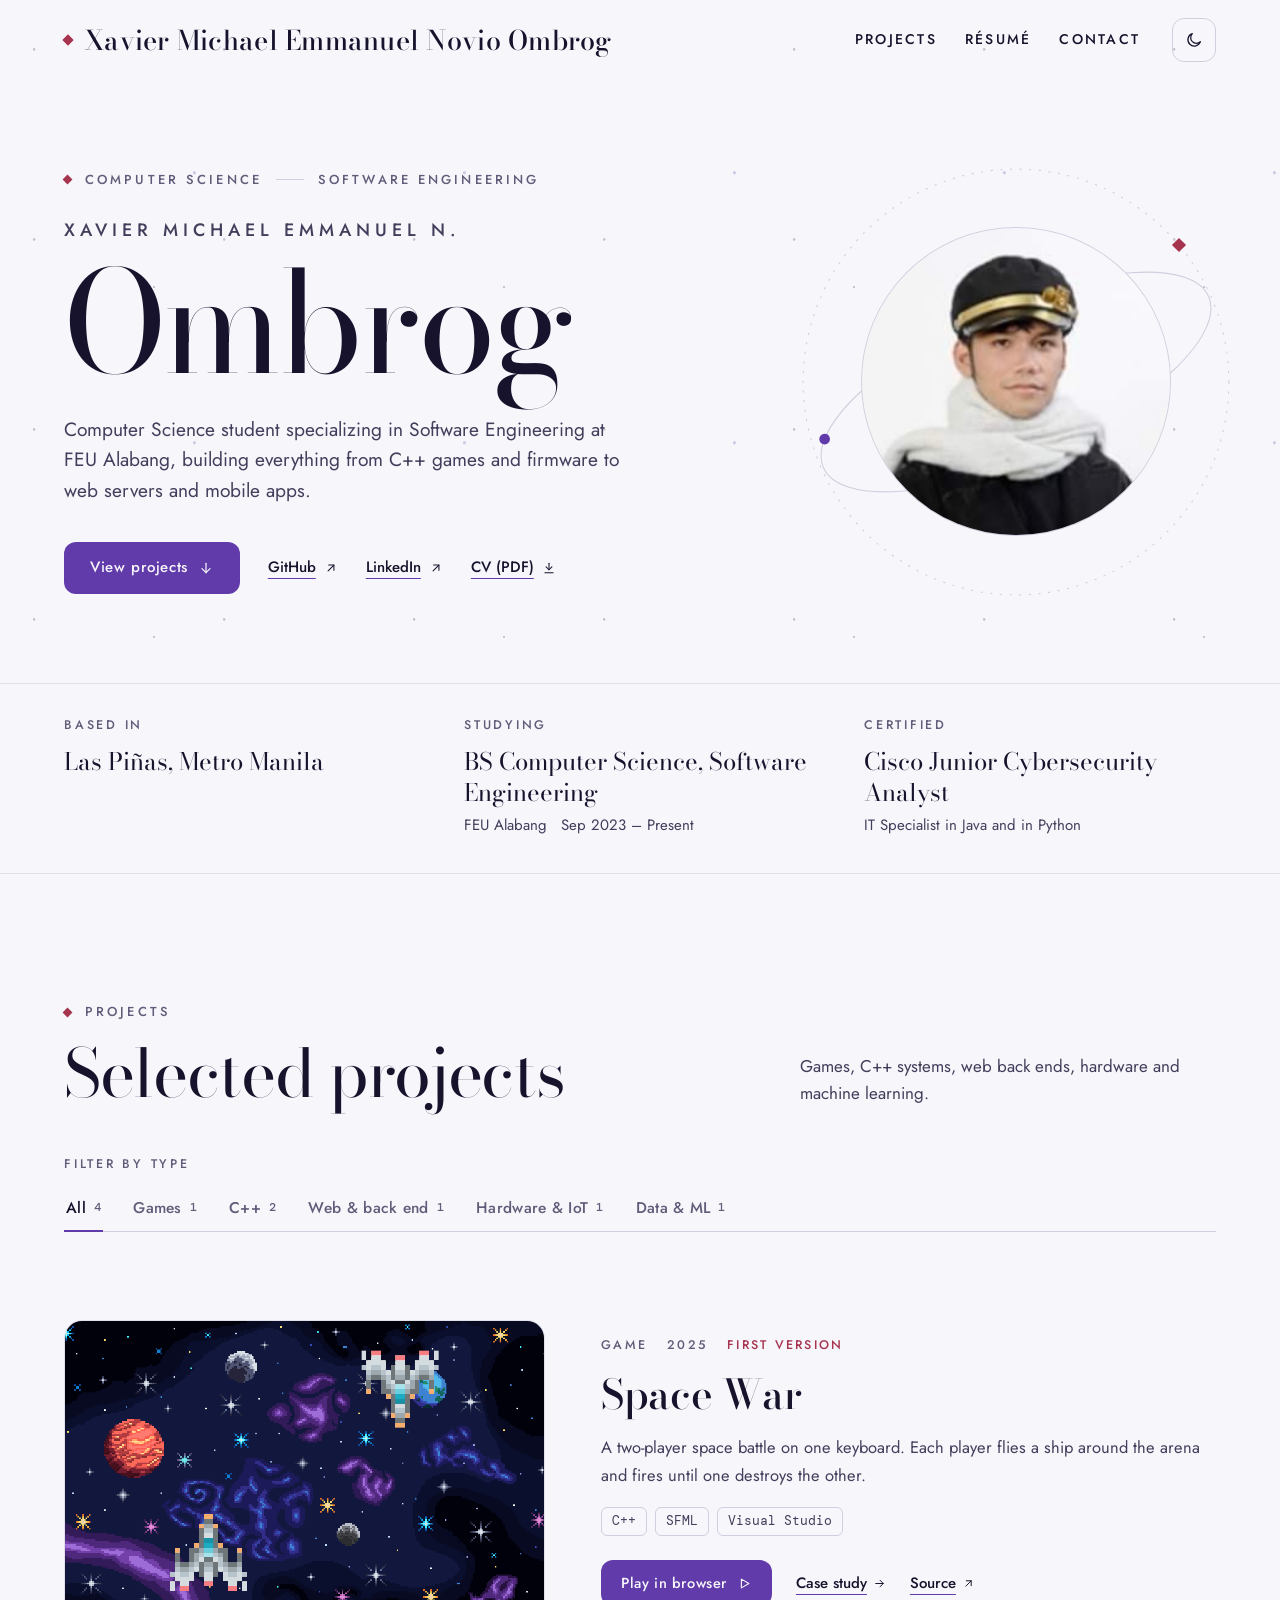
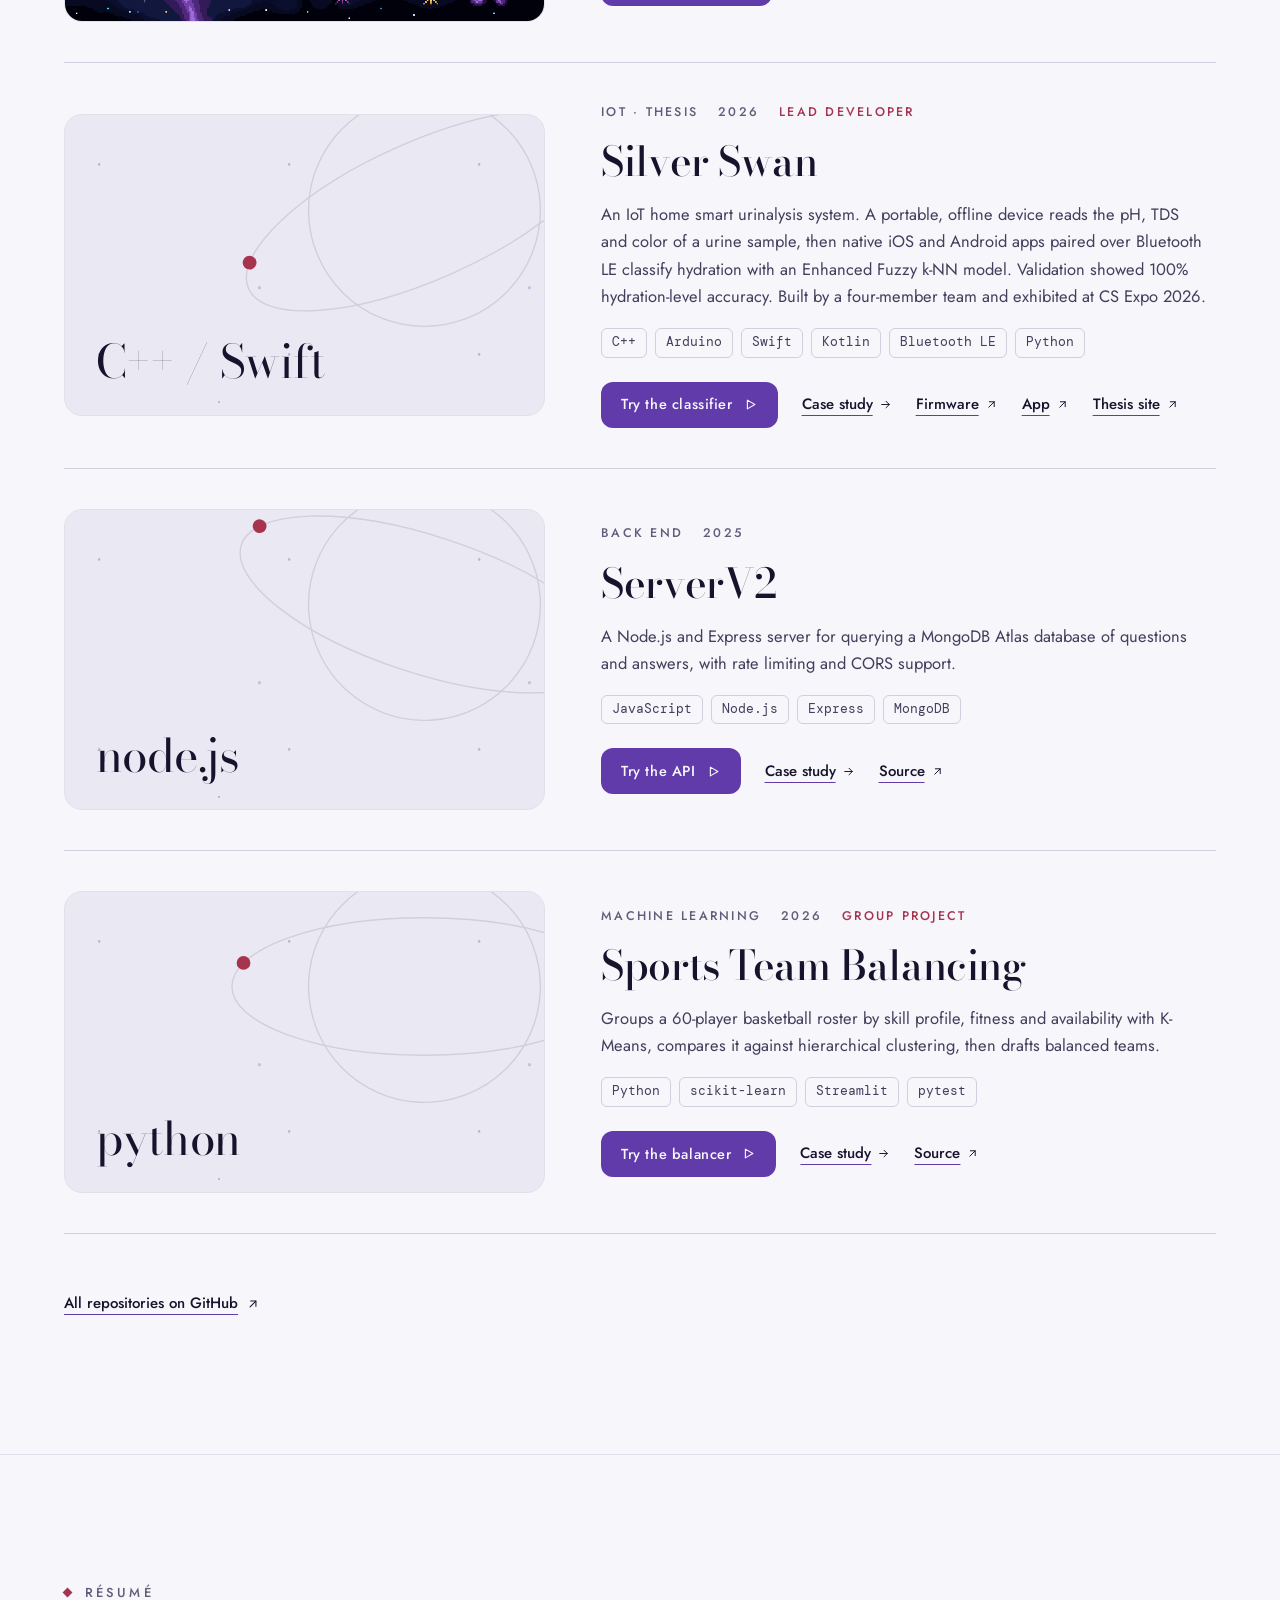
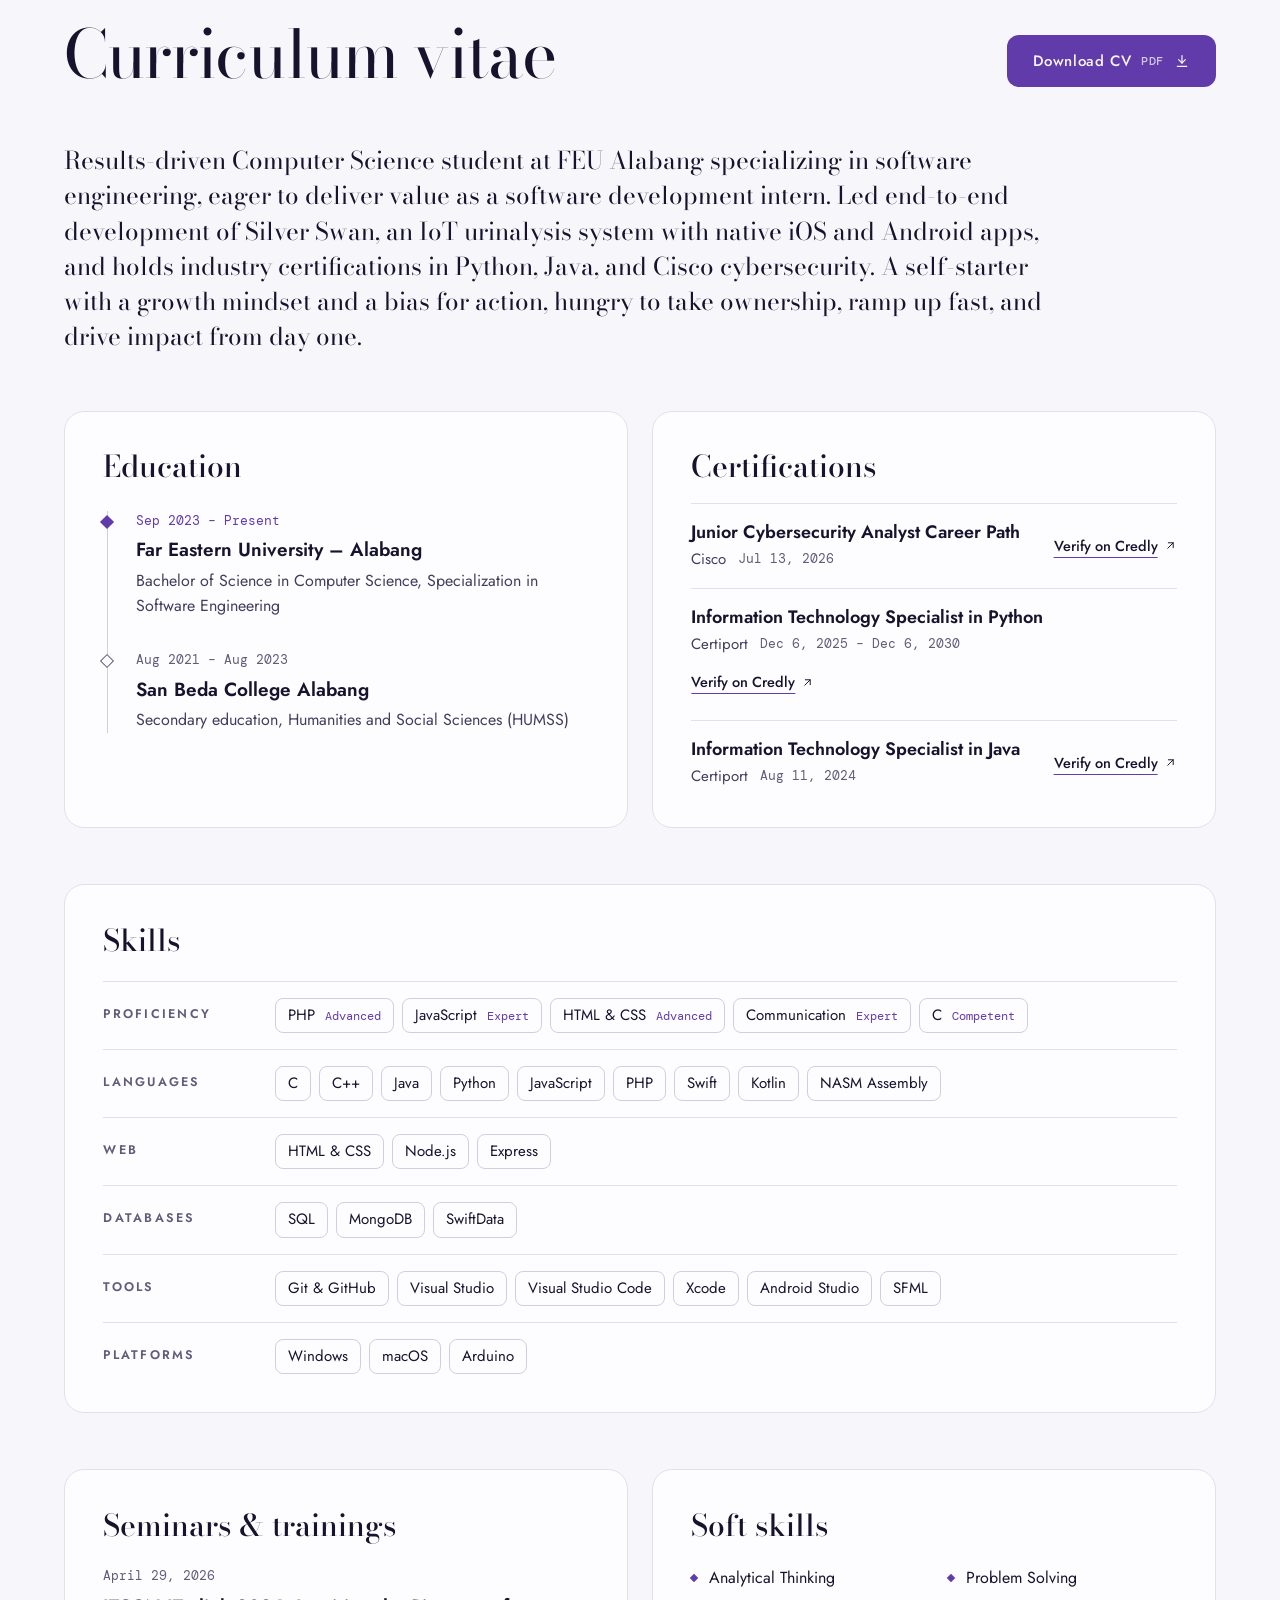
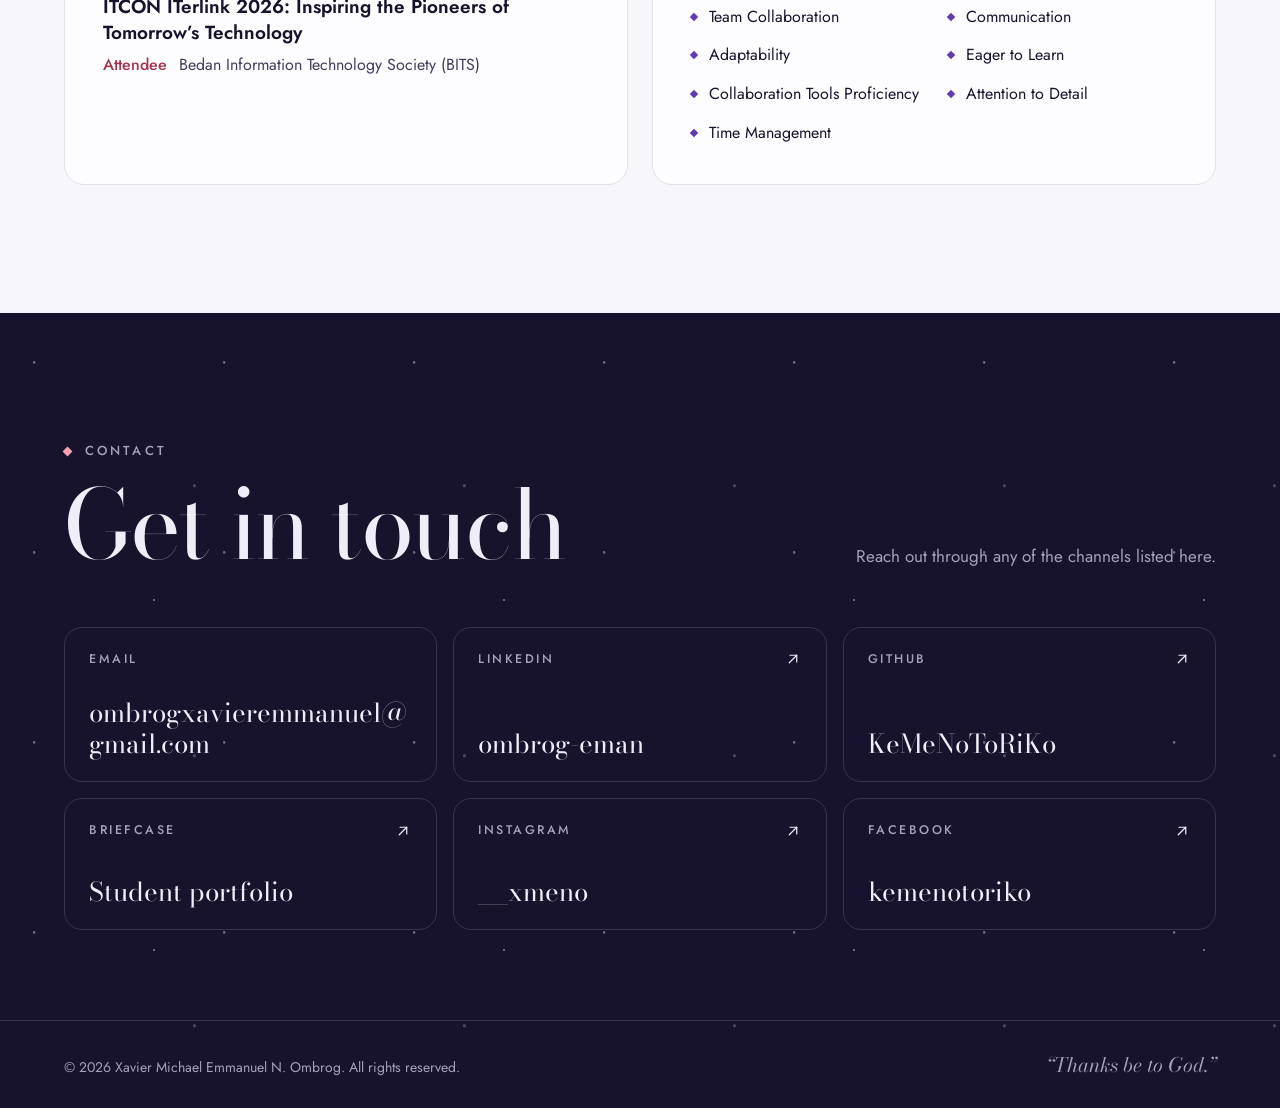
<file: index.html>
<!doctype html>
<html lang="en">
<head>
<meta charset="utf-8">
<meta name="viewport" content="width=device-width, initial-scale=1">
<title>Xavier Michael Emmanuel N. Ombrog — CV and projects</title>
<meta name="description" content="Computer Science student specializing in Software Engineering at FEU Alabang, building everything from C++ games and firmware to web servers and mobile apps.">
<link rel="preconnect" href="https://fonts.googleapis.com">
<link rel="preconnect" href="https://fonts.gstatic.com" crossorigin="anonymous">
<link href="https://fonts.googleapis.com/css2?family=Bodoni+Moda:ital,opsz,wght@0,6..96,400..700;1,6..96,400..700&amp;family=DM+Mono:wght@400;500&amp;family=Jost:wght@400;500;600&amp;display=swap" rel="stylesheet">
<style>
html{scroll-behavior:smooth}
body{margin:0;background:#100B21}
body:has(.t-day){background:#F7F6FB}
.t-night{--bg:#100B21;--surface:#18132D;--surface-2:#221C3A;--ink:#EFEDF8;--ink-2:#CBC7DD;--muted:#A6A0BC;--line:#373350;--line-soft:#26223D;--accent:#C8AEFA;--accent-2:#F6A3AF;--btn:#C8AEFA;--btn-ink:#100B21;--btn-hover:#EFEDF8;--star:rgba(239,237,248,0.5);--star-dim:rgba(200,174,250,0.4);color-scheme:dark}
.t-day{--bg:#F7F6FB;--surface:#FDFDFF;--surface-2:#EAE8F3;--ink:#18132D;--ink-2:#423E5B;--muted:#605C79;--line:#D1CFDD;--line-soft:#E2E0EA;--accent:#623BAB;--accent-2:#A6344F;--btn:#623BAB;--btn-ink:#F7F6FB;--btn-hover:#18132D;--star:rgba(24,19,45,0.22);--star-dim:rgba(98,59,171,0.24);color-scheme:light}
.band{--band:#18132D;--band-ink:#EFEDF8;--band-muted:#A6A0BC;--band-line:#373350;--band-accent:#C8AEFA;--accent:#C8AEFA;--accent-2:#F6A3AF;--star:rgba(239,237,248,0.4);--star-dim:rgba(200,174,250,0.3)}
.stars{background-image:radial-gradient(circle at 18% 26%,var(--star) 0 1px,transparent 1.6px),radial-gradient(circle at 72% 64%,var(--star-dim) 0 1.2px,transparent 2px),radial-gradient(circle at 44% 82%,var(--star) 0 0.7px,transparent 1.3px);background-size:190px 190px,270px 270px,350px 350px}
a{color:inherit;text-decoration:none}
a:hover{color:var(--accent)}
.band a:hover{color:var(--band-accent)}
.btn:hover{background:var(--btn-hover) !important;color:var(--btn-ink) !important}
.toggle:hover{border-color:var(--accent) !important}
.tab:hover{color:var(--ink) !important}
.row .plate-art{transition:transform .6s ease}
.row:hover .plate-art{transform:scale(1.04)}
.tile{transition:border-color .2s ease,background-color .2s ease}
.tile:hover{border-color:var(--band-accent) !important;background-color:rgba(200,174,250,0.06) !important}
.orbit-a{transform:rotate(0deg)}
.orbit-b{transform:rotate(42deg)}
.orbit-c{transform:rotate(24deg)}
:focus-visible{outline:2px solid var(--accent);outline-offset:3px}
::selection{background:var(--accent);color:var(--bg)}
@media (max-width:600px){.mast-nav{order:3;width:100%}}
.t-day .icon-sun,.t-night .icon-moon{display:none}
[hidden]{display:none !important}
.tab{border:0;border-bottom:2px solid transparent;color:var(--muted)}
.tab[aria-pressed="true"]{border-bottom-color:var(--accent);color:var(--ink)}
</style>
</head>
<body>
<div id="top" class="t-night" style="background: var(--bg); color: var(--ink); font-family: 'Jost', 'Futura', 'Avenir Next', 'Century Gothic', sans-serif; font-size: 17px; line-height: 1.55; -webkit-font-smoothing: antialiased; overflow-x: clip; transition: background-color 0.3s ease, color 0.3s ease">
  <script src="site.js"></script>

  <!-- Masthead and hero, over a faint starfield -->
  <div class="stars" style="border-bottom: 1px solid var(--line-soft)">
    <header>
      <div style="max-width: 1280px; margin: 0 auto; padding: 18px clamp(20px, 5vw, 64px); box-sizing: border-box; display: flex; flex-wrap: wrap; align-items: center; justify-content: space-between; gap: 8px 32px">
        <a href="#top" style="display: flex; align-items: center; gap: 12px; min-height: 44px; margin-right: auto">
          <span aria-hidden="true" style="display: inline-block; width: 8px; height: 8px; background: var(--accent-2); transform: rotate(45deg); flex: none"></span>
          <span style="font-family: 'Bodoni Moda', 'Bodoni 72', Didot, Georgia, serif; font-size: 27px; font-weight: 500; line-height: 1; letter-spacing: 0.01em">Xavier Michael Emmanuel Novio Ombrog</span>
        </a>
        <nav class="mast-nav" aria-label="Sections" style="display: flex; flex-wrap: wrap; gap: 0 28px; font-size: 14px; font-weight: 500; letter-spacing: 0.16em; text-transform: uppercase">
          <a href="#projects" style="display: flex; align-items: center; min-height: 44px">Projects</a>
          <a href="#resume" style="display: flex; align-items: center; min-height: 44px">Résumé</a>
          <a href="#contact" style="display: flex; align-items: center; min-height: 44px">Contact</a>
        </nav>
        <button type="button" class="toggle" id="theme-toggle" aria-label="Switch to light theme" title="Switch to light theme" style="width: 44px; height: 44px; padding: 0; display: inline-flex; align-items: center; justify-content: center; border-radius: 12px; border: 1px solid var(--line); background: transparent; color: var(--ink); cursor: pointer; transition: border-color 0.2s ease">
          <svg class="icon-moon" width="18" height="18" viewBox="0 0 24 24" fill="none" stroke="currentColor" stroke-width="1.7" stroke-linecap="round" stroke-linejoin="round" aria-hidden="true"><path d="M20.5 14.2A8.5 8.5 0 1 1 9.8 3.5a6.8 6.8 0 0 0 10.7 10.7z"></path></svg>
          <svg class="icon-sun" width="18" height="18" viewBox="0 0 24 24" fill="none" stroke="currentColor" stroke-width="1.7" stroke-linecap="round" stroke-linejoin="round" aria-hidden="true"><circle cx="12" cy="12" r="4"></circle><path d="M12 2.5v2M12 19.5v2M4.6 4.6L6 6M18 18l1.4 1.4M2.5 12h2M19.5 12h2M4.6 19.4L6 18M18 6l1.4-1.4"></path></svg>
        </button>
      </div>
    </header>

    <!-- Hero -->
    <section aria-labelledby="hero-name" style="max-width: 1280px; margin: 0 auto; padding: clamp(48px, 7vw, 104px) clamp(20px, 5vw, 64px) clamp(56px, 7vw, 104px); box-sizing: border-box; display: flex; flex-wrap: wrap; align-items: center; justify-content: space-between; gap: 56px 64px; overflow: hidden">
      <div style="flex: 999 1 520px; min-width: 0; display: flex; flex-direction: column; gap: 28px">
        <p style="margin: 0; display: flex; flex-wrap: wrap; align-items: center; gap: 10px 14px; font-size: 13px; font-weight: 500; letter-spacing: 0.24em; text-transform: uppercase; color: var(--muted)">
          <span aria-hidden="true" style="display: inline-block; width: 7px; height: 7px; background: var(--accent-2); transform: rotate(45deg); flex: none"></span>
          <span>Computer Science</span>
          <span style="display: inline-flex; align-items: center; gap: 14px">
            <span aria-hidden="true" style="display: inline-block; width: 28px; height: 1px; background: var(--line); flex: none"></span>
            <span>Software Engineering</span>
          </span>
        </p>
        <h1 id="hero-name" style="margin: 0; display: flex; flex-direction: column; gap: 16px">
          <span style="font-size: clamp(0.95rem, 1.4vw, 1.25rem); font-weight: 500; line-height: 1.4; letter-spacing: 0.28em; text-transform: uppercase; color: var(--ink-2)">Xavier Michael Emmanuel N.</span>
          <span style="font-family: 'Bodoni Moda', 'Bodoni 72', Didot, Georgia, serif; font-weight: 400; font-size: clamp(4.25rem, 11vw, 10rem); line-height: 0.9; letter-spacing: -0.02em; color: var(--ink)">Ombrog</span>
        </h1>
        <p style="margin: 0; max-width: 36rem; font-size: clamp(1.125rem, 1.5vw, 1.3rem); line-height: 1.6; color: var(--ink-2); text-wrap: pretty">Computer Science student specializing in Software Engineering at FEU Alabang, building everything from C++ games and firmware to web servers and mobile apps.</p>
        <div style="display: flex; flex-wrap: wrap; align-items: center; gap: 12px 28px; margin-top: 8px">
          <a class="btn" href="#projects" style="display: inline-flex; align-items: center; gap: 10px; min-height: 52px; padding: 0 26px; border-radius: 12px; background: var(--btn); color: var(--btn-ink); font-size: 15px; font-weight: 500; letter-spacing: 0.04em; transition: background-color 0.2s ease, color 0.2s ease">
            <span>View projects</span>
            <svg width="16" height="16" viewBox="0 0 24 24" fill="none" stroke="currentColor" stroke-width="1.8" stroke-linecap="round" stroke-linejoin="round" aria-hidden="true"><path d="M12 5v14"></path><path d="M6 13l6 6 6-6"></path></svg>
          </a>
          <a href="https://github.com/KeMeNoToRiKo" target="_blank" rel="noopener" style="display: inline-flex; align-items: center; gap: 8px; min-height: 44px; font-size: 15px; font-weight: 500; text-decoration: underline; text-decoration-thickness: 1px; text-underline-offset: 6px; text-decoration-color: var(--accent)">
            <span>GitHub</span>
            <svg width="14" height="14" viewBox="0 0 24 24" fill="none" stroke="currentColor" stroke-width="1.8" stroke-linecap="round" stroke-linejoin="round" aria-hidden="true"><path d="M7 17L17 7"></path><path d="M8 7h9v9"></path></svg>
          </a>
          <a href="https://www.linkedin.com/in/ombrog-eman" target="_blank" rel="noopener" style="display: inline-flex; align-items: center; gap: 8px; min-height: 44px; font-size: 15px; font-weight: 500; text-decoration: underline; text-decoration-thickness: 1px; text-underline-offset: 6px; text-decoration-color: var(--accent)">
            <span>LinkedIn</span>
            <svg width="14" height="14" viewBox="0 0 24 24" fill="none" stroke="currentColor" stroke-width="1.8" stroke-linecap="round" stroke-linejoin="round" aria-hidden="true"><path d="M7 17L17 7"></path><path d="M8 7h9v9"></path></svg>
          </a>
          <a href="assets/Ombrog_Xavier_CV.pdf" download="Ombrog_Xavier_CV.pdf" style="display: inline-flex; align-items: center; gap: 8px; min-height: 44px; font-size: 15px; font-weight: 500; text-decoration: underline; text-decoration-thickness: 1px; text-underline-offset: 6px; text-decoration-color: var(--accent)">
            <span>CV (PDF)</span>
            <svg width="14" height="14" viewBox="0 0 24 24" fill="none" stroke="currentColor" stroke-width="1.8" stroke-linecap="round" stroke-linejoin="round" aria-hidden="true"><path d="M12 4v11"></path><path d="M7 10l5 5 5-5"></path><path d="M5 20h14"></path></svg>
          </a>
        </div>
      </div>
      <div style="flex: 1 1 400px; display: flex; justify-content: center; padding: 28px 0">
        <div style="position: relative; width: clamp(220px, 24vw, 320px)">
          <svg aria-hidden="true" viewBox="0 0 400 400" fill="none" style="position: absolute; left: 50%; top: 50%; width: 140%; height: auto; aspect-ratio: 1 / 1; transform: translate(-50%, -50%); color: var(--line); pointer-events: none">
            <circle cx="200" cy="200" r="198" stroke="currentColor" stroke-width="1" stroke-dasharray="2 7"></circle>
            <g transform="rotate(-24 200 200)">
              <ellipse cx="200" cy="200" rx="196" ry="70" stroke="currentColor" stroke-width="1"></ellipse>
              <circle cx="15.8" cy="176.1" r="5" style="fill: var(--accent)"></circle>
            </g>
          </svg>
          <div style="position: relative; aspect-ratio: 1 / 1; border-radius: 50%; overflow: hidden; background: var(--surface-2); box-shadow: 0 0 0 1px var(--line)">
            <img src="assets/portrait.jpg" alt="Portrait of Xavier Michael Emmanuel N. Ombrog" width="520" height="520" style="display: block; width: 100%; height: 100%; object-fit: cover">
          </div>
          <span aria-hidden="true" style="position: absolute; left: calc(103.1% - 5px); top: calc(5.45% - 5px); display: inline-block; width: 10px; height: 10px; background: var(--accent-2); transform: rotate(45deg)"></span>
        </div>
      </div>
    </section>
  </div>

  <main>
    <!-- At a glance -->
    <div style="border-bottom: 1px solid var(--line-soft)">
      <div style="max-width: 1280px; margin: 0 auto; padding: 0 clamp(20px, 5vw, 64px); box-sizing: border-box">
        <dl style="margin: 0; display: grid; grid-template-columns: repeat(auto-fit, minmax(min(280px, 100%), 1fr)); gap: 0 48px">
          <div style="display: flex; flex-direction: column; gap: 10px; padding: 32px 0 36px">
            <dt style="font-size: 12.5px; font-weight: 500; letter-spacing: 0.22em; text-transform: uppercase; color: var(--muted)">Based in</dt>
            <dd style="margin: 0; font-family: 'Bodoni Moda', 'Bodoni 72', Didot, Georgia, serif; font-size: 24px; line-height: 1.3">Las Piñas, Metro Manila</dd>
          </div>
          <div style="display: flex; flex-direction: column; gap: 10px; padding: 32px 0 36px">
            <dt style="font-size: 12.5px; font-weight: 500; letter-spacing: 0.22em; text-transform: uppercase; color: var(--muted)">Studying</dt>
            <dd style="margin: 0; display: flex; flex-direction: column; gap: 6px">
              <span style="font-family: 'Bodoni Moda', 'Bodoni 72', Didot, Georgia, serif; font-size: 24px; line-height: 1.3">BS Computer Science, Software Engineering</span>
              <span style="display: flex; flex-wrap: wrap; gap: 4px 14px; font-size: 15px; color: var(--ink-2)">
                <span>FEU Alabang</span>
                <span>Sep 2023 – Present</span>
              </span>
            </dd>
          </div>
          <div style="display: flex; flex-direction: column; gap: 10px; padding: 32px 0 36px">
            <dt style="font-size: 12.5px; font-weight: 500; letter-spacing: 0.22em; text-transform: uppercase; color: var(--muted)">Certified</dt>
            <dd style="margin: 0; display: flex; flex-direction: column; gap: 6px">
              <span style="font-family: 'Bodoni Moda', 'Bodoni 72', Didot, Georgia, serif; font-size: 24px; line-height: 1.3">Cisco Junior Cybersecurity Analyst</span>
              <span style="font-size: 15px; color: var(--ink-2)">IT Specialist in Java and in Python</span>
            </dd>
          </div>
        </dl>
      </div>
    </div>

    <!-- Projects -->
    <section id="projects" aria-labelledby="projects-title" style="max-width: 1280px; margin: 0 auto; padding: clamp(80px, 10vw, 136px) clamp(20px, 5vw, 64px); box-sizing: border-box; display: flex; flex-direction: column; gap: 48px">
      <div style="display: flex; flex-wrap: wrap; align-items: flex-end; justify-content: space-between; gap: 20px 64px">
        <div style="display: flex; flex-direction: column; gap: 18px">
          <p style="margin: 0; display: flex; align-items: center; gap: 14px; font-size: 13px; font-weight: 500; letter-spacing: 0.24em; text-transform: uppercase; color: var(--muted)">
            <span aria-hidden="true" style="display: inline-block; width: 7px; height: 7px; background: var(--accent-2); transform: rotate(45deg); flex: none"></span>
            <span>Projects</span>
          </p>
          <h2 id="projects-title" style="margin: 0; font-family: 'Bodoni Moda', 'Bodoni 72', Didot, Georgia, serif; font-weight: 400; font-size: clamp(2.75rem, 5.2vw, 4.75rem); line-height: 1; letter-spacing: -0.02em">Selected projects</h2>
        </div>
        <p style="margin: 0; max-width: 26rem; font-size: 17px; line-height: 1.6; color: var(--ink-2); text-wrap: pretty">Games, C++ systems, web back ends, hardware and machine learning.</p>
      </div>

      <fieldset style="margin: 0; padding: 0; border: 0; min-width: 0; display: flex; flex-direction: column; gap: 10px">
        <legend style="padding: 0; margin-bottom: 10px; font-size: 12.5px; font-weight: 500; letter-spacing: 0.22em; text-transform: uppercase; color: var(--muted)">Filter by type</legend>
        <div style="display: flex; flex-wrap: wrap; gap: 4px 28px; border-bottom: 1px solid var(--line)">
          <button type="button" class="tab" data-filter="all" aria-pressed="true" style="display: inline-flex; align-items: center; gap: 8px; min-height: 48px; margin-bottom: -1px; padding: 0 2px; background: transparent; font-family: inherit; font-size: 15.5px; font-weight: 500; letter-spacing: 0.02em; cursor: pointer; transition: color 0.2s ease, border-color 0.2s ease">
            <span>All</span>
            <span style="font-family: 'DM Mono', ui-monospace, Menlo, monospace; font-size: 12px; color: var(--muted)">4</span>
          </button>
          <button type="button" class="tab" data-filter="games" aria-pressed="false" style="display: inline-flex; align-items: center; gap: 8px; min-height: 48px; margin-bottom: -1px; padding: 0 2px; background: transparent; font-family: inherit; font-size: 15.5px; font-weight: 500; letter-spacing: 0.02em; cursor: pointer; transition: color 0.2s ease, border-color 0.2s ease">
            <span>Games</span>
            <span style="font-family: 'DM Mono', ui-monospace, Menlo, monospace; font-size: 12px; color: var(--muted)">1</span>
          </button>
          <button type="button" class="tab" data-filter="cpp" aria-pressed="false" style="display: inline-flex; align-items: center; gap: 8px; min-height: 48px; margin-bottom: -1px; padding: 0 2px; background: transparent; font-family: inherit; font-size: 15.5px; font-weight: 500; letter-spacing: 0.02em; cursor: pointer; transition: color 0.2s ease, border-color 0.2s ease">
            <span>C++</span>
            <span style="font-family: 'DM Mono', ui-monospace, Menlo, monospace; font-size: 12px; color: var(--muted)">2</span>
          </button>
          <button type="button" class="tab" data-filter="web" aria-pressed="false" style="display: inline-flex; align-items: center; gap: 8px; min-height: 48px; margin-bottom: -1px; padding: 0 2px; background: transparent; font-family: inherit; font-size: 15.5px; font-weight: 500; letter-spacing: 0.02em; cursor: pointer; transition: color 0.2s ease, border-color 0.2s ease">
            <span>Web &amp; back end</span>
            <span style="font-family: 'DM Mono', ui-monospace, Menlo, monospace; font-size: 12px; color: var(--muted)">1</span>
          </button>
          <button type="button" class="tab" data-filter="hardware" aria-pressed="false" style="display: inline-flex; align-items: center; gap: 8px; min-height: 48px; margin-bottom: -1px; padding: 0 2px; background: transparent; font-family: inherit; font-size: 15.5px; font-weight: 500; letter-spacing: 0.02em; cursor: pointer; transition: color 0.2s ease, border-color 0.2s ease">
            <span>Hardware &amp; IoT</span>
            <span style="font-family: 'DM Mono', ui-monospace, Menlo, monospace; font-size: 12px; color: var(--muted)">1</span>
          </button>
          <button type="button" class="tab" data-filter="data" aria-pressed="false" style="display: inline-flex; align-items: center; gap: 8px; min-height: 48px; margin-bottom: -1px; padding: 0 2px; background: transparent; font-family: inherit; font-size: 15.5px; font-weight: 500; letter-spacing: 0.02em; cursor: pointer; transition: color 0.2s ease, border-color 0.2s ease">
            <span>Data &amp; ML</span>
            <span style="font-family: 'DM Mono', ui-monospace, Menlo, monospace; font-size: 12px; color: var(--muted)">1</span>
          </button>
        </div>
      </fieldset>

      <div style="display: flex; flex-direction: column">
        <article class="row" data-cats="games cpp" style="display: flex; flex-wrap: wrap; align-items: center; gap: 28px 56px; padding: 40px 0; border-bottom: 1px solid var(--line)">
          <div style="flex: 1 1 340px; min-width: 0; position: relative; aspect-ratio: 16 / 10; border-radius: 18px; overflow: hidden; background: var(--surface-2); border: 1px solid var(--line-soft)">
            <div class="plate-art" style="position: absolute; inset: 0">
              <img src="assets/spacewar/Background2.jpg" alt="" width="1336" height="768" style="position: absolute; inset: 0; width: 100%; height: 100%; object-fit: cover; image-rendering: pixelated">
              <img src="assets/spacewar/Spaceship.png" alt="" width="256" height="256" style="position: absolute; left: 22%; bottom: 10%; width: 16%; height: auto; image-rendering: pixelated">
              <img src="assets/spacewar/Spaceship.png" alt="" width="256" height="256" style="position: absolute; right: 22%; top: 10%; width: 16%; height: auto; transform: rotate(180deg); image-rendering: pixelated">
            </div>
          </div>
          <div style="flex: 1.4 1 420px; min-width: 0; display: flex; flex-direction: column; gap: 18px">
            <div style="display: flex; flex-wrap: wrap; align-items: center; gap: 6px 20px; font-size: 12.5px; font-weight: 500; letter-spacing: 0.18em; text-transform: uppercase; color: var(--muted)">
              <span>Game</span>
              <span>2025</span>
              <span style="color: var(--accent-2)">First version</span>
            </div>
            <h3 style="margin: 0; font-family: 'Bodoni Moda', 'Bodoni 72', Didot, Georgia, serif; font-weight: 500; font-size: clamp(2rem, 3.2vw, 2.875rem); line-height: 1.05; letter-spacing: -0.01em">Space War</h3>
            <p style="margin: 0; max-width: 38rem; font-size: 16.5px; line-height: 1.65; color: var(--ink-2); text-wrap: pretty">A two-player space battle on one keyboard. Each player flies a ship around the arena and fires until one destroys the other.</p>
            <ul aria-label="Built with" style="margin: 0; padding: 0; list-style: none; display: flex; flex-wrap: wrap; gap: 8px">
              <li style="font-family: 'DM Mono', ui-monospace, Menlo, monospace; font-size: 12.5px; line-height: 1.4; padding: 5px 10px; border: 1px solid var(--line); border-radius: 6px; color: var(--ink-2)">C++</li>
              <li style="font-family: 'DM Mono', ui-monospace, Menlo, monospace; font-size: 12.5px; line-height: 1.4; padding: 5px 10px; border: 1px solid var(--line); border-radius: 6px; color: var(--ink-2)">SFML</li>
              <li style="font-family: 'DM Mono', ui-monospace, Menlo, monospace; font-size: 12.5px; line-height: 1.4; padding: 5px 10px; border: 1px solid var(--line); border-radius: 6px; color: var(--ink-2)">Visual Studio</li>
            </ul>
            <div style="display: flex; flex-wrap: wrap; align-items: center; gap: 8px 24px; padding-top: 6px">
              <a class="btn" href="spacewar.html#play" style="display: inline-flex; align-items: center; gap: 10px; min-height: 46px; padding: 0 20px; border-radius: 12px; background: var(--btn); color: var(--btn-ink); font-size: 14.5px; font-weight: 500; letter-spacing: 0.04em; transition: background-color 0.2s ease, color 0.2s ease">
                <span>Play in browser</span>
                <svg width="15" height="15" viewBox="0 0 24 24" fill="none" stroke="currentColor" stroke-width="1.8" stroke-linecap="round" stroke-linejoin="round" aria-hidden="true"><path d="M7 5l12 7-12 7z"></path></svg>
              </a>
              <a href="spacewar.html" style="display: inline-flex; align-items: center; gap: 6px; min-height: 44px; font-size: 15px; font-weight: 500; text-decoration: underline; text-decoration-thickness: 1px; text-underline-offset: 6px; text-decoration-color: var(--accent)">
                <span>Case study</span>
                <svg width="13" height="13" viewBox="0 0 24 24" fill="none" stroke="currentColor" stroke-width="1.8" stroke-linecap="round" stroke-linejoin="round" aria-hidden="true"><path d="M5 12h14"></path><path d="M13 6l6 6-6 6"></path></svg>
              </a>
              <a href="https://github.com/KeMeNoToRiKo/Spacewar.Project" target="_blank" rel="noopener" style="display: inline-flex; align-items: center; gap: 6px; min-height: 44px; font-size: 15px; font-weight: 500; text-decoration: underline; text-decoration-thickness: 1px; text-underline-offset: 6px; text-decoration-color: var(--accent)">
                <span>Source</span>
                <svg width="13" height="13" viewBox="0 0 24 24" fill="none" stroke="currentColor" stroke-width="1.8" stroke-linecap="round" stroke-linejoin="round" aria-hidden="true"><path d="M7 17L17 7"></path><path d="M8 7h9v9"></path></svg>
              </a>
            </div>
          </div>
        </article>
        <article class="row" data-cats="hardware cpp" style="display: flex; flex-wrap: wrap; align-items: center; gap: 28px 56px; padding: 40px 0; border-bottom: 1px solid var(--line)">
          <div style="flex: 1 1 340px; min-width: 0; position: relative; aspect-ratio: 16 / 10; border-radius: 18px; overflow: hidden; background: var(--surface-2); border: 1px solid var(--line-soft)">
            <div class="stars" style="position: absolute; inset: 0; display: flex; flex-direction: column; justify-content: flex-end; padding: clamp(20px, 2.4vw, 32px); box-sizing: border-box">
              <svg class="orbit orbit-a" aria-hidden="true" viewBox="0 0 400 400" fill="none" style="position: absolute; right: -16%; top: -34%; width: 82%; height: auto; aspect-ratio: 1 / 1; color: var(--line)">
                <circle cx="200" cy="200" r="118" stroke="currentColor" stroke-width="1.4"></circle>
                <g transform="rotate(-24 200 200)">
                  <ellipse cx="200" cy="200" rx="196" ry="70" stroke="currentColor" stroke-width="1.4"></ellipse>
                  <circle cx="15.8" cy="176.1" r="7" style="fill: var(--accent-2)"></circle>
                </g>
              </svg>
              <span style="position: relative; font-family: 'Bodoni Moda', 'Bodoni 72', Didot, Georgia, serif; font-weight: 400; font-size: clamp(2.25rem, 3.6vw, 3.25rem); line-height: 1; letter-spacing: -0.01em; color: var(--ink)">C++ / Swift</span>
            </div>
          </div>
          <div style="flex: 1.4 1 420px; min-width: 0; display: flex; flex-direction: column; gap: 18px">
            <div style="display: flex; flex-wrap: wrap; align-items: center; gap: 6px 20px; font-size: 12.5px; font-weight: 500; letter-spacing: 0.18em; text-transform: uppercase; color: var(--muted)">
              <span>IoT · Thesis</span>
              <span>2026</span>
              <span style="color: var(--accent-2)">Lead Developer</span>
            </div>
            <h3 style="margin: 0; font-family: 'Bodoni Moda', 'Bodoni 72', Didot, Georgia, serif; font-weight: 500; font-size: clamp(2rem, 3.2vw, 2.875rem); line-height: 1.05; letter-spacing: -0.01em">Silver Swan</h3>
            <p style="margin: 0; max-width: 38rem; font-size: 16.5px; line-height: 1.65; color: var(--ink-2); text-wrap: pretty">An IoT home smart urinalysis system. A portable, offline device reads the pH, TDS and color of a urine sample, then native iOS and Android apps paired over Bluetooth LE classify hydration with an Enhanced Fuzzy k-NN model. Validation showed 100% hydration-level accuracy. Built by a four-member team and exhibited at CS Expo 2026.</p>
            <ul aria-label="Built with" style="margin: 0; padding: 0; list-style: none; display: flex; flex-wrap: wrap; gap: 8px">
              <li style="font-family: 'DM Mono', ui-monospace, Menlo, monospace; font-size: 12.5px; line-height: 1.4; padding: 5px 10px; border: 1px solid var(--line); border-radius: 6px; color: var(--ink-2)">C++</li>
              <li style="font-family: 'DM Mono', ui-monospace, Menlo, monospace; font-size: 12.5px; line-height: 1.4; padding: 5px 10px; border: 1px solid var(--line); border-radius: 6px; color: var(--ink-2)">Arduino</li>
              <li style="font-family: 'DM Mono', ui-monospace, Menlo, monospace; font-size: 12.5px; line-height: 1.4; padding: 5px 10px; border: 1px solid var(--line); border-radius: 6px; color: var(--ink-2)">Swift</li>
              <li style="font-family: 'DM Mono', ui-monospace, Menlo, monospace; font-size: 12.5px; line-height: 1.4; padding: 5px 10px; border: 1px solid var(--line); border-radius: 6px; color: var(--ink-2)">Kotlin</li>
              <li style="font-family: 'DM Mono', ui-monospace, Menlo, monospace; font-size: 12.5px; line-height: 1.4; padding: 5px 10px; border: 1px solid var(--line); border-radius: 6px; color: var(--ink-2)">Bluetooth LE</li>
              <li style="font-family: 'DM Mono', ui-monospace, Menlo, monospace; font-size: 12.5px; line-height: 1.4; padding: 5px 10px; border: 1px solid var(--line); border-radius: 6px; color: var(--ink-2)">Python</li>
            </ul>
            <div style="display: flex; flex-wrap: wrap; align-items: center; gap: 8px 24px; padding-top: 6px">
              <a class="btn" href="silver-swan.html#demo" style="display: inline-flex; align-items: center; gap: 10px; min-height: 46px; padding: 0 20px; border-radius: 12px; background: var(--btn); color: var(--btn-ink); font-size: 14.5px; font-weight: 500; letter-spacing: 0.04em; transition: background-color 0.2s ease, color 0.2s ease">
                <span>Try the classifier</span>
                <svg width="15" height="15" viewBox="0 0 24 24" fill="none" stroke="currentColor" stroke-width="1.8" stroke-linecap="round" stroke-linejoin="round" aria-hidden="true"><path d="M7 5l12 7-12 7z"></path></svg>
              </a>
              <a href="silver-swan.html" style="display: inline-flex; align-items: center; gap: 6px; min-height: 44px; font-size: 15px; font-weight: 500; text-decoration: underline; text-decoration-thickness: 1px; text-underline-offset: 6px; text-decoration-color: var(--accent)">
                <span>Case study</span>
                <svg width="13" height="13" viewBox="0 0 24 24" fill="none" stroke="currentColor" stroke-width="1.8" stroke-linecap="round" stroke-linejoin="round" aria-hidden="true"><path d="M5 12h14"></path><path d="M13 6l6 6-6 6"></path></svg>
              </a>
              <a href="https://github.com/KeMeNoToRiKo/ArduinoUrinalysis" target="_blank" rel="noopener" style="display: inline-flex; align-items: center; gap: 6px; min-height: 44px; font-size: 15px; font-weight: 500; text-decoration: underline; text-decoration-thickness: 1px; text-underline-offset: 6px; text-decoration-color: var(--accent)">
                <span>Firmware</span>
                <svg width="13" height="13" viewBox="0 0 24 24" fill="none" stroke="currentColor" stroke-width="1.8" stroke-linecap="round" stroke-linejoin="round" aria-hidden="true"><path d="M7 17L17 7"></path><path d="M8 7h9v9"></path></svg>
              </a>
              <a href="https://github.com/KeMeNoToRiKo/ArduinoUrinalysisApp" target="_blank" rel="noopener" style="display: inline-flex; align-items: center; gap: 6px; min-height: 44px; font-size: 15px; font-weight: 500; text-decoration: underline; text-decoration-thickness: 1px; text-underline-offset: 6px; text-decoration-color: var(--accent)">
                <span>App</span>
                <svg width="13" height="13" viewBox="0 0 24 24" fill="none" stroke="currentColor" stroke-width="1.8" stroke-linecap="round" stroke-linejoin="round" aria-hidden="true"><path d="M7 17L17 7"></path><path d="M8 7h9v9"></path></svg>
              </a>
              <a href="https://silver-swan-website.vercel.app" target="_blank" rel="noopener" style="display: inline-flex; align-items: center; gap: 6px; min-height: 44px; font-size: 15px; font-weight: 500; text-decoration: underline; text-decoration-thickness: 1px; text-underline-offset: 6px; text-decoration-color: var(--accent)">
                <span>Thesis site</span>
                <svg width="13" height="13" viewBox="0 0 24 24" fill="none" stroke="currentColor" stroke-width="1.8" stroke-linecap="round" stroke-linejoin="round" aria-hidden="true"><path d="M7 17L17 7"></path><path d="M8 7h9v9"></path></svg>
              </a>
            </div>
          </div>
        </article>
        <article class="row" data-cats="web" style="display: flex; flex-wrap: wrap; align-items: center; gap: 28px 56px; padding: 40px 0; border-bottom: 1px solid var(--line)">
          <div style="flex: 1 1 340px; min-width: 0; position: relative; aspect-ratio: 16 / 10; border-radius: 18px; overflow: hidden; background: var(--surface-2); border: 1px solid var(--line-soft)">
            <div class="stars" style="position: absolute; inset: 0; display: flex; flex-direction: column; justify-content: flex-end; padding: clamp(20px, 2.4vw, 32px); box-sizing: border-box">
              <svg class="orbit orbit-b" aria-hidden="true" viewBox="0 0 400 400" fill="none" style="position: absolute; right: -16%; top: -34%; width: 82%; height: auto; aspect-ratio: 1 / 1; color: var(--line)">
                <circle cx="200" cy="200" r="118" stroke="currentColor" stroke-width="1.4"></circle>
                <g transform="rotate(-24 200 200)">
                  <ellipse cx="200" cy="200" rx="196" ry="70" stroke="currentColor" stroke-width="1.4"></ellipse>
                  <circle cx="15.8" cy="176.1" r="7" style="fill: var(--accent-2)"></circle>
                </g>
              </svg>
              <span style="position: relative; font-family: 'Bodoni Moda', 'Bodoni 72', Didot, Georgia, serif; font-weight: 400; font-size: clamp(2.25rem, 3.6vw, 3.25rem); line-height: 1; letter-spacing: -0.01em; color: var(--ink)">node.js</span>
            </div>
          </div>
          <div style="flex: 1.4 1 420px; min-width: 0; display: flex; flex-direction: column; gap: 18px">
            <div style="display: flex; flex-wrap: wrap; align-items: center; gap: 6px 20px; font-size: 12.5px; font-weight: 500; letter-spacing: 0.18em; text-transform: uppercase; color: var(--muted)">
              <span>Back end</span>
              <span>2025</span>
            </div>
            <h3 style="margin: 0; font-family: 'Bodoni Moda', 'Bodoni 72', Didot, Georgia, serif; font-weight: 500; font-size: clamp(2rem, 3.2vw, 2.875rem); line-height: 1.05; letter-spacing: -0.01em">ServerV2</h3>
            <p style="margin: 0; max-width: 38rem; font-size: 16.5px; line-height: 1.65; color: var(--ink-2); text-wrap: pretty">A Node.js and Express server for querying a MongoDB Atlas database of questions and answers, with rate limiting and CORS support.</p>
            <ul aria-label="Built with" style="margin: 0; padding: 0; list-style: none; display: flex; flex-wrap: wrap; gap: 8px">
              <li style="font-family: 'DM Mono', ui-monospace, Menlo, monospace; font-size: 12.5px; line-height: 1.4; padding: 5px 10px; border: 1px solid var(--line); border-radius: 6px; color: var(--ink-2)">JavaScript</li>
              <li style="font-family: 'DM Mono', ui-monospace, Menlo, monospace; font-size: 12.5px; line-height: 1.4; padding: 5px 10px; border: 1px solid var(--line); border-radius: 6px; color: var(--ink-2)">Node.js</li>
              <li style="font-family: 'DM Mono', ui-monospace, Menlo, monospace; font-size: 12.5px; line-height: 1.4; padding: 5px 10px; border: 1px solid var(--line); border-radius: 6px; color: var(--ink-2)">Express</li>
              <li style="font-family: 'DM Mono', ui-monospace, Menlo, monospace; font-size: 12.5px; line-height: 1.4; padding: 5px 10px; border: 1px solid var(--line); border-radius: 6px; color: var(--ink-2)">MongoDB</li>
            </ul>
            <div style="display: flex; flex-wrap: wrap; align-items: center; gap: 8px 24px; padding-top: 6px">
              <a class="btn" href="serverv2.html#demo" style="display: inline-flex; align-items: center; gap: 10px; min-height: 46px; padding: 0 20px; border-radius: 12px; background: var(--btn); color: var(--btn-ink); font-size: 14.5px; font-weight: 500; letter-spacing: 0.04em; transition: background-color 0.2s ease, color 0.2s ease">
                <span>Try the API</span>
                <svg width="15" height="15" viewBox="0 0 24 24" fill="none" stroke="currentColor" stroke-width="1.8" stroke-linecap="round" stroke-linejoin="round" aria-hidden="true"><path d="M7 5l12 7-12 7z"></path></svg>
              </a>
              <a href="serverv2.html" style="display: inline-flex; align-items: center; gap: 6px; min-height: 44px; font-size: 15px; font-weight: 500; text-decoration: underline; text-decoration-thickness: 1px; text-underline-offset: 6px; text-decoration-color: var(--accent)">
                <span>Case study</span>
                <svg width="13" height="13" viewBox="0 0 24 24" fill="none" stroke="currentColor" stroke-width="1.8" stroke-linecap="round" stroke-linejoin="round" aria-hidden="true"><path d="M5 12h14"></path><path d="M13 6l6 6-6 6"></path></svg>
              </a>
              <a href="https://github.com/KeMeNoToRiKo/serverV2" target="_blank" rel="noopener" style="display: inline-flex; align-items: center; gap: 6px; min-height: 44px; font-size: 15px; font-weight: 500; text-decoration: underline; text-decoration-thickness: 1px; text-underline-offset: 6px; text-decoration-color: var(--accent)">
                <span>Source</span>
                <svg width="13" height="13" viewBox="0 0 24 24" fill="none" stroke="currentColor" stroke-width="1.8" stroke-linecap="round" stroke-linejoin="round" aria-hidden="true"><path d="M7 17L17 7"></path><path d="M8 7h9v9"></path></svg>
              </a>
            </div>
          </div>
        </article>
        <article class="row" data-cats="data" style="display: flex; flex-wrap: wrap; align-items: center; gap: 28px 56px; padding: 40px 0; border-bottom: 1px solid var(--line)">
          <div style="flex: 1 1 340px; min-width: 0; position: relative; aspect-ratio: 16 / 10; border-radius: 18px; overflow: hidden; background: var(--surface-2); border: 1px solid var(--line-soft)">
            <div class="stars" style="position: absolute; inset: 0; display: flex; flex-direction: column; justify-content: flex-end; padding: clamp(20px, 2.4vw, 32px); box-sizing: border-box">
              <svg class="orbit orbit-c" aria-hidden="true" viewBox="0 0 400 400" fill="none" style="position: absolute; right: -16%; top: -34%; width: 82%; height: auto; aspect-ratio: 1 / 1; color: var(--line)">
                <circle cx="200" cy="200" r="118" stroke="currentColor" stroke-width="1.4"></circle>
                <g transform="rotate(-24 200 200)">
                  <ellipse cx="200" cy="200" rx="196" ry="70" stroke="currentColor" stroke-width="1.4"></ellipse>
                  <circle cx="15.8" cy="176.1" r="7" style="fill: var(--accent-2)"></circle>
                </g>
              </svg>
              <span style="position: relative; font-family: 'Bodoni Moda', 'Bodoni 72', Didot, Georgia, serif; font-weight: 400; font-size: clamp(2.25rem, 3.6vw, 3.25rem); line-height: 1; letter-spacing: -0.01em; color: var(--ink)">python</span>
            </div>
          </div>
          <div style="flex: 1.4 1 420px; min-width: 0; display: flex; flex-direction: column; gap: 18px">
            <div style="display: flex; flex-wrap: wrap; align-items: center; gap: 6px 20px; font-size: 12.5px; font-weight: 500; letter-spacing: 0.18em; text-transform: uppercase; color: var(--muted)">
              <span>Machine learning</span>
              <span>2026</span>
              <span style="color: var(--accent-2)">Group project</span>
            </div>
            <h3 style="margin: 0; font-family: 'Bodoni Moda', 'Bodoni 72', Didot, Georgia, serif; font-weight: 500; font-size: clamp(2rem, 3.2vw, 2.875rem); line-height: 1.05; letter-spacing: -0.01em">Sports Team Balancing</h3>
            <p style="margin: 0; max-width: 38rem; font-size: 16.5px; line-height: 1.65; color: var(--ink-2); text-wrap: pretty">Groups a 60-player basketball roster by skill profile, fitness and availability with K-Means, compares it against hierarchical clustering, then drafts balanced teams.</p>
            <ul aria-label="Built with" style="margin: 0; padding: 0; list-style: none; display: flex; flex-wrap: wrap; gap: 8px">
              <li style="font-family: 'DM Mono', ui-monospace, Menlo, monospace; font-size: 12.5px; line-height: 1.4; padding: 5px 10px; border: 1px solid var(--line); border-radius: 6px; color: var(--ink-2)">Python</li>
              <li style="font-family: 'DM Mono', ui-monospace, Menlo, monospace; font-size: 12.5px; line-height: 1.4; padding: 5px 10px; border: 1px solid var(--line); border-radius: 6px; color: var(--ink-2)">scikit-learn</li>
              <li style="font-family: 'DM Mono', ui-monospace, Menlo, monospace; font-size: 12.5px; line-height: 1.4; padding: 5px 10px; border: 1px solid var(--line); border-radius: 6px; color: var(--ink-2)">Streamlit</li>
              <li style="font-family: 'DM Mono', ui-monospace, Menlo, monospace; font-size: 12.5px; line-height: 1.4; padding: 5px 10px; border: 1px solid var(--line); border-radius: 6px; color: var(--ink-2)">pytest</li>
            </ul>
            <div style="display: flex; flex-wrap: wrap; align-items: center; gap: 8px 24px; padding-top: 6px">
              <a class="btn" href="team-balancing.html#demo" style="display: inline-flex; align-items: center; gap: 10px; min-height: 46px; padding: 0 20px; border-radius: 12px; background: var(--btn); color: var(--btn-ink); font-size: 14.5px; font-weight: 500; letter-spacing: 0.04em; transition: background-color 0.2s ease, color 0.2s ease">
                <span>Try the balancer</span>
                <svg width="15" height="15" viewBox="0 0 24 24" fill="none" stroke="currentColor" stroke-width="1.8" stroke-linecap="round" stroke-linejoin="round" aria-hidden="true"><path d="M7 5l12 7-12 7z"></path></svg>
              </a>
              <a href="team-balancing.html" style="display: inline-flex; align-items: center; gap: 6px; min-height: 44px; font-size: 15px; font-weight: 500; text-decoration: underline; text-decoration-thickness: 1px; text-underline-offset: 6px; text-decoration-color: var(--accent)">
                <span>Case study</span>
                <svg width="13" height="13" viewBox="0 0 24 24" fill="none" stroke="currentColor" stroke-width="1.8" stroke-linecap="round" stroke-linejoin="round" aria-hidden="true"><path d="M5 12h14"></path><path d="M13 6l6 6-6 6"></path></svg>
              </a>
              <a href="https://github.com/KeMeNoToRiKo/SportsDatabaseML" target="_blank" rel="noopener" style="display: inline-flex; align-items: center; gap: 6px; min-height: 44px; font-size: 15px; font-weight: 500; text-decoration: underline; text-decoration-thickness: 1px; text-underline-offset: 6px; text-decoration-color: var(--accent)">
                <span>Source</span>
                <svg width="13" height="13" viewBox="0 0 24 24" fill="none" stroke="currentColor" stroke-width="1.8" stroke-linecap="round" stroke-linejoin="round" aria-hidden="true"><path d="M7 17L17 7"></path><path d="M8 7h9v9"></path></svg>
              </a>
            </div>
          </div>
        </article>
      </div>
      <p id="no-projects" hidden style="margin: 0; padding: 40px; text-align: center; border: 1px dashed var(--line); border-radius: 18px; color: var(--muted)">No projects of this type yet.</p>

      <a href="https://github.com/KeMeNoToRiKo?tab=repositories" target="_blank" rel="noopener" style="align-self: flex-start; display: inline-flex; align-items: center; gap: 8px; min-height: 44px; font-size: 15px; font-weight: 500; text-decoration: underline; text-decoration-thickness: 1px; text-underline-offset: 6px; text-decoration-color: var(--accent)">
        <span>All repositories on GitHub</span>
        <svg width="14" height="14" viewBox="0 0 24 24" fill="none" stroke="currentColor" stroke-width="1.8" stroke-linecap="round" stroke-linejoin="round" aria-hidden="true"><path d="M7 17L17 7"></path><path d="M8 7h9v9"></path></svg>
      </a>
    </section>

    <!-- Résumé -->
    <section id="resume" aria-labelledby="resume-title" style="border-top: 1px solid var(--line-soft)">
      <div style="max-width: 1280px; margin: 0 auto; padding: clamp(80px, 10vw, 136px) clamp(20px, 5vw, 64px); box-sizing: border-box; display: flex; flex-direction: column; gap: 56px">
        <div style="display: flex; flex-wrap: wrap; align-items: flex-end; justify-content: space-between; gap: 24px 64px">
          <div style="display: flex; flex-direction: column; gap: 18px">
            <p style="margin: 0; display: flex; align-items: center; gap: 14px; font-size: 13px; font-weight: 500; letter-spacing: 0.24em; text-transform: uppercase; color: var(--muted)">
              <span aria-hidden="true" style="display: inline-block; width: 7px; height: 7px; background: var(--accent-2); transform: rotate(45deg); flex: none"></span>
              <span>Résumé</span>
            </p>
            <h2 id="resume-title" style="margin: 0; font-family: 'Bodoni Moda', 'Bodoni 72', Didot, Georgia, serif; font-weight: 400; font-size: clamp(2.75rem, 5.2vw, 4.75rem); line-height: 1; letter-spacing: -0.02em">Curriculum vitae</h2>
          </div>
          <a class="btn" href="assets/Ombrog_Xavier_CV.pdf" download="Ombrog_Xavier_CV.pdf" style="display: inline-flex; align-items: center; gap: 10px; min-height: 52px; padding: 0 26px; border-radius: 12px; background: var(--btn); color: var(--btn-ink); font-size: 15px; font-weight: 500; letter-spacing: 0.04em; transition: background-color 0.2s ease, color 0.2s ease">
            <span>Download CV</span>
            <span style="font-family: 'DM Mono', ui-monospace, Menlo, monospace; font-size: 12px; opacity: 0.75">PDF</span>
            <svg width="16" height="16" viewBox="0 0 24 24" fill="none" stroke="currentColor" stroke-width="1.8" stroke-linecap="round" stroke-linejoin="round" aria-hidden="true"><path d="M12 4v11"></path><path d="M7 10l5 5 5-5"></path><path d="M5 20h14"></path></svg>
          </a>
        </div>

        <!-- Profile -->
        <p style="margin: 0; max-width: 62rem; font-family: 'Bodoni Moda', 'Bodoni 72', Didot, Georgia, serif; font-size: clamp(1.3rem, 1.9vw, 1.7rem); line-height: 1.45; text-wrap: pretty">Results-driven Computer Science student at FEU Alabang specializing in software engineering, eager to deliver value as a software development intern. Led end-to-end development of Silver Swan, an IoT urinalysis system with native iOS and Android apps, and holds industry certifications in Python, Java, and Cisco cybersecurity. A self-starter with a growth mindset and a bias for action, hungry to take ownership, ramp up fast, and drive impact from day one.</p>

        <div style="display: grid; grid-template-columns: repeat(auto-fit, minmax(min(480px, 100%), 1fr)); gap: 24px">
          <!-- Education -->
          <div style="display: flex; flex-direction: column; gap: 28px; padding: clamp(24px, 3vw, 40px); background: var(--surface); border: 1px solid var(--line-soft); border-radius: 20px">
            <h3 style="margin: 0; font-family: 'Bodoni Moda', 'Bodoni 72', Didot, Georgia, serif; font-weight: 500; font-size: 30px; line-height: 1.1">Education</h3>
            <ol style="margin: 0 0 0 4px; padding: 0 0 0 28px; list-style: none; display: flex; flex-direction: column; gap: 32px; border-left: 1px solid var(--line)">
              <li style="position: relative; display: flex; flex-direction: column; gap: 6px">
                <span aria-hidden="true" style="position: absolute; left: -34px; top: 6px; display: inline-block; width: 10px; height: 10px; background: var(--accent); transform: rotate(45deg)"></span>
                <p style="margin: 0; font-family: 'DM Mono', ui-monospace, Menlo, monospace; font-size: 13px; color: var(--accent)">Sep 2023 – Present</p>
                <h4 style="margin: 0; font-size: 19px; font-weight: 600; line-height: 1.35">Far Eastern University – Alabang</h4>
                <p style="margin: 0; font-size: 16px; line-height: 1.55; color: var(--ink-2)">Bachelor of Science in Computer Science, Specialization in Software Engineering</p>
              </li>
              <li style="position: relative; display: flex; flex-direction: column; gap: 6px">
                <span aria-hidden="true" style="position: absolute; left: -34px; top: 6px; display: inline-block; width: 10px; height: 10px; background: var(--surface); border: 1px solid var(--muted); box-sizing: border-box; transform: rotate(45deg)"></span>
                <p style="margin: 0; font-family: 'DM Mono', ui-monospace, Menlo, monospace; font-size: 13px; color: var(--muted)">Aug 2021 – Aug 2023</p>
                <h4 style="margin: 0; font-size: 19px; font-weight: 600; line-height: 1.35">San Beda College Alabang</h4>
                <p style="margin: 0; font-size: 16px; line-height: 1.55; color: var(--ink-2)">Secondary education, Humanities and Social Sciences (HUMSS)</p>
              </li>
            </ol>
          </div>

          <!-- Certifications -->
          <div style="display: flex; flex-direction: column; gap: 20px; padding: clamp(24px, 3vw, 40px); background: var(--surface); border: 1px solid var(--line-soft); border-radius: 20px">
            <h3 style="margin: 0; font-family: 'Bodoni Moda', 'Bodoni 72', Didot, Georgia, serif; font-weight: 500; font-size: 30px; line-height: 1.1">Certifications</h3>
            <ul style="margin: 0; padding: 0; list-style: none; display: flex; flex-direction: column">
              <li style="display: flex; flex-wrap: wrap; align-items: center; justify-content: space-between; gap: 4px 24px; padding: 16px 0; border-top: 1px solid var(--line-soft)">
                <div style="display: flex; flex-direction: column; gap: 4px; min-width: 0">
                  <h4 style="margin: 0; font-size: 18px; font-weight: 600; line-height: 1.35">Junior Cybersecurity Analyst Career Path</h4>
                  <p style="margin: 0; display: flex; flex-wrap: wrap; gap: 4px 12px; font-size: 15px; color: var(--ink-2)"><span>Cisco</span><span style="font-family: 'DM Mono', ui-monospace, Menlo, monospace; font-size: 13px; color: var(--muted); line-height: 1.75">Jul 13, 2026</span></p>
                </div>
                <a href="https://www.credly.com/badges/802ed575-9cf9-455a-9bf5-dfca556da063/public_url" target="_blank" rel="noopener" style="display: inline-flex; align-items: center; gap: 6px; min-height: 44px; font-size: 14.5px; font-weight: 500; text-decoration: underline; text-decoration-thickness: 1px; text-underline-offset: 6px; text-decoration-color: var(--accent)">
                  <span>Verify on Credly</span>
                  <svg width="13" height="13" viewBox="0 0 24 24" fill="none" stroke="currentColor" stroke-width="1.8" stroke-linecap="round" stroke-linejoin="round" aria-hidden="true"><path d="M7 17L17 7"></path><path d="M8 7h9v9"></path></svg>
                </a>
              </li>
              <li style="display: flex; flex-wrap: wrap; align-items: center; justify-content: space-between; gap: 4px 24px; padding: 16px 0; border-top: 1px solid var(--line-soft)">
                <div style="display: flex; flex-direction: column; gap: 4px; min-width: 0">
                  <h4 style="margin: 0; font-size: 18px; font-weight: 600; line-height: 1.35">Information Technology Specialist in Python</h4>
                  <p style="margin: 0; display: flex; flex-wrap: wrap; gap: 4px 12px; font-size: 15px; color: var(--ink-2)"><span>Certiport</span><span style="font-family: 'DM Mono', ui-monospace, Menlo, monospace; font-size: 13px; color: var(--muted); line-height: 1.75">Dec 6, 2025 – Dec 6, 2030</span></p>
                </div>
                <a href="https://www.credly.com/badges/9ec00a89-6830-4abc-9cc1-7a7b433190e4/public_url" target="_blank" rel="noopener" style="display: inline-flex; align-items: center; gap: 6px; min-height: 44px; font-size: 14.5px; font-weight: 500; text-decoration: underline; text-decoration-thickness: 1px; text-underline-offset: 6px; text-decoration-color: var(--accent)">
                  <span>Verify on Credly</span>
                  <svg width="13" height="13" viewBox="0 0 24 24" fill="none" stroke="currentColor" stroke-width="1.8" stroke-linecap="round" stroke-linejoin="round" aria-hidden="true"><path d="M7 17L17 7"></path><path d="M8 7h9v9"></path></svg>
                </a>
              </li>
              <li style="display: flex; flex-wrap: wrap; align-items: center; justify-content: space-between; gap: 4px 24px; padding: 16px 0 0; border-top: 1px solid var(--line-soft)">
                <div style="display: flex; flex-direction: column; gap: 4px; min-width: 0">
                  <h4 style="margin: 0; font-size: 18px; font-weight: 600; line-height: 1.35">Information Technology Specialist in Java</h4>
                  <p style="margin: 0; display: flex; flex-wrap: wrap; gap: 4px 12px; font-size: 15px; color: var(--ink-2)"><span>Certiport</span><span style="font-family: 'DM Mono', ui-monospace, Menlo, monospace; font-size: 13px; color: var(--muted); line-height: 1.75">Aug 11, 2024</span></p>
                </div>
                <a href="https://www.credly.com/badges/006af857-1185-42cc-ab86-0a38e7afc8de/public_url" target="_blank" rel="noopener" style="display: inline-flex; align-items: center; gap: 6px; min-height: 44px; font-size: 14.5px; font-weight: 500; text-decoration: underline; text-decoration-thickness: 1px; text-underline-offset: 6px; text-decoration-color: var(--accent)">
                  <span>Verify on Credly</span>
                  <svg width="13" height="13" viewBox="0 0 24 24" fill="none" stroke="currentColor" stroke-width="1.8" stroke-linecap="round" stroke-linejoin="round" aria-hidden="true"><path d="M7 17L17 7"></path><path d="M8 7h9v9"></path></svg>
                </a>
              </li>
            </ul>
          </div>
        </div>

        <!-- Technical skills -->
        <div style="display: flex; flex-direction: column; gap: 16px; padding: clamp(24px, 3vw, 40px); background: var(--surface); border: 1px solid var(--line-soft); border-radius: 20px">
          <h3 style="margin: 0 0 8px; font-family: 'Bodoni Moda', 'Bodoni 72', Didot, Georgia, serif; font-weight: 500; font-size: 30px; line-height: 1.1">Skills</h3>
          <dl style="margin: 0; display: flex; flex-direction: column">
            <div style="display: flex; flex-wrap: wrap; gap: 10px 32px; padding: 16px 0; border-top: 1px solid var(--line-soft)">
              <dt style="flex: 0 0 140px; padding-top: 7px; font-size: 12.5px; font-weight: 600; letter-spacing: 0.18em; text-transform: uppercase; color: var(--muted)">Proficiency</dt>
              <dd style="flex: 1 1 320px; min-width: 0; margin: 0; display: flex; flex-wrap: wrap; gap: 8px">
                <span style="display: inline-flex; align-items: baseline; gap: 10px; font-size: 15px; padding: 5px 12px; border: 1px solid var(--line); border-radius: 8px">PHP<span style="font-family: 'DM Mono', ui-monospace, Menlo, monospace; font-size: 12px; color: var(--accent)">Advanced</span></span>
                <span style="display: inline-flex; align-items: baseline; gap: 10px; font-size: 15px; padding: 5px 12px; border: 1px solid var(--line); border-radius: 8px">JavaScript<span style="font-family: 'DM Mono', ui-monospace, Menlo, monospace; font-size: 12px; color: var(--accent)">Expert</span></span>
                <span style="display: inline-flex; align-items: baseline; gap: 10px; font-size: 15px; padding: 5px 12px; border: 1px solid var(--line); border-radius: 8px">HTML &amp; CSS<span style="font-family: 'DM Mono', ui-monospace, Menlo, monospace; font-size: 12px; color: var(--accent)">Advanced</span></span>
                <span style="display: inline-flex; align-items: baseline; gap: 10px; font-size: 15px; padding: 5px 12px; border: 1px solid var(--line); border-radius: 8px">Communication<span style="font-family: 'DM Mono', ui-monospace, Menlo, monospace; font-size: 12px; color: var(--accent)">Expert</span></span>
                <span style="display: inline-flex; align-items: baseline; gap: 10px; font-size: 15px; padding: 5px 12px; border: 1px solid var(--line); border-radius: 8px">C<span style="font-family: 'DM Mono', ui-monospace, Menlo, monospace; font-size: 12px; color: var(--accent)">Competent</span></span>
              </dd>
            </div>
            <div style="display: flex; flex-wrap: wrap; gap: 10px 32px; padding: 16px 0; border-top: 1px solid var(--line-soft)">
              <dt style="flex: 0 0 140px; padding-top: 7px; font-size: 12.5px; font-weight: 600; letter-spacing: 0.18em; text-transform: uppercase; color: var(--muted)">Languages</dt>
              <dd style="flex: 1 1 320px; min-width: 0; margin: 0; display: flex; flex-wrap: wrap; gap: 8px">
                <span style="font-size: 15px; padding: 5px 12px; border: 1px solid var(--line); border-radius: 8px">C</span>
                <span style="font-size: 15px; padding: 5px 12px; border: 1px solid var(--line); border-radius: 8px">C++</span>
                <span style="font-size: 15px; padding: 5px 12px; border: 1px solid var(--line); border-radius: 8px">Java</span>
                <span style="font-size: 15px; padding: 5px 12px; border: 1px solid var(--line); border-radius: 8px">Python</span>
                <span style="font-size: 15px; padding: 5px 12px; border: 1px solid var(--line); border-radius: 8px">JavaScript</span>
                <span style="font-size: 15px; padding: 5px 12px; border: 1px solid var(--line); border-radius: 8px">PHP</span>
                <span style="font-size: 15px; padding: 5px 12px; border: 1px solid var(--line); border-radius: 8px">Swift</span>
                <span style="font-size: 15px; padding: 5px 12px; border: 1px solid var(--line); border-radius: 8px">Kotlin</span>
                <span style="font-size: 15px; padding: 5px 12px; border: 1px solid var(--line); border-radius: 8px">NASM Assembly</span>
              </dd>
            </div>
            <div style="display: flex; flex-wrap: wrap; gap: 10px 32px; padding: 16px 0; border-top: 1px solid var(--line-soft)">
              <dt style="flex: 0 0 140px; padding-top: 7px; font-size: 12.5px; font-weight: 600; letter-spacing: 0.18em; text-transform: uppercase; color: var(--muted)">Web</dt>
              <dd style="flex: 1 1 320px; min-width: 0; margin: 0; display: flex; flex-wrap: wrap; gap: 8px">
                <span style="font-size: 15px; padding: 5px 12px; border: 1px solid var(--line); border-radius: 8px">HTML &amp; CSS</span>
                <span style="font-size: 15px; padding: 5px 12px; border: 1px solid var(--line); border-radius: 8px">Node.js</span>
                <span style="font-size: 15px; padding: 5px 12px; border: 1px solid var(--line); border-radius: 8px">Express</span>
              </dd>
            </div>
            <div style="display: flex; flex-wrap: wrap; gap: 10px 32px; padding: 16px 0; border-top: 1px solid var(--line-soft)">
              <dt style="flex: 0 0 140px; padding-top: 7px; font-size: 12.5px; font-weight: 600; letter-spacing: 0.18em; text-transform: uppercase; color: var(--muted)">Databases</dt>
              <dd style="flex: 1 1 320px; min-width: 0; margin: 0; display: flex; flex-wrap: wrap; gap: 8px">
                <span style="font-size: 15px; padding: 5px 12px; border: 1px solid var(--line); border-radius: 8px">SQL</span>
                <span style="font-size: 15px; padding: 5px 12px; border: 1px solid var(--line); border-radius: 8px">MongoDB</span>
                <span style="font-size: 15px; padding: 5px 12px; border: 1px solid var(--line); border-radius: 8px">SwiftData</span>
              </dd>
            </div>
            <div style="display: flex; flex-wrap: wrap; gap: 10px 32px; padding: 16px 0; border-top: 1px solid var(--line-soft)">
              <dt style="flex: 0 0 140px; padding-top: 7px; font-size: 12.5px; font-weight: 600; letter-spacing: 0.18em; text-transform: uppercase; color: var(--muted)">Tools</dt>
              <dd style="flex: 1 1 320px; min-width: 0; margin: 0; display: flex; flex-wrap: wrap; gap: 8px">
                <span style="font-size: 15px; padding: 5px 12px; border: 1px solid var(--line); border-radius: 8px">Git &amp; GitHub</span>
                <span style="font-size: 15px; padding: 5px 12px; border: 1px solid var(--line); border-radius: 8px">Visual Studio</span>
                <span style="font-size: 15px; padding: 5px 12px; border: 1px solid var(--line); border-radius: 8px">Visual Studio Code</span>
                <span style="font-size: 15px; padding: 5px 12px; border: 1px solid var(--line); border-radius: 8px">Xcode</span>
                <span style="font-size: 15px; padding: 5px 12px; border: 1px solid var(--line); border-radius: 8px">Android Studio</span>
                <span style="font-size: 15px; padding: 5px 12px; border: 1px solid var(--line); border-radius: 8px">SFML</span>
              </dd>
            </div>
            <div style="display: flex; flex-wrap: wrap; gap: 10px 32px; padding: 16px 0 0; border-top: 1px solid var(--line-soft)">
              <dt style="flex: 0 0 140px; padding-top: 7px; font-size: 12.5px; font-weight: 600; letter-spacing: 0.18em; text-transform: uppercase; color: var(--muted)">Platforms</dt>
              <dd style="flex: 1 1 320px; min-width: 0; margin: 0; display: flex; flex-wrap: wrap; gap: 8px">
                <span style="font-size: 15px; padding: 5px 12px; border: 1px solid var(--line); border-radius: 8px">Windows</span>
                <span style="font-size: 15px; padding: 5px 12px; border: 1px solid var(--line); border-radius: 8px">macOS</span>
                <span style="font-size: 15px; padding: 5px 12px; border: 1px solid var(--line); border-radius: 8px">Arduino</span>
              </dd>
            </div>
          </dl>
        </div>

        <div style="display: grid; grid-template-columns: repeat(auto-fit, minmax(min(480px, 100%), 1fr)); gap: 24px">
          <!-- Seminars and trainings -->
          <div style="display: flex; flex-direction: column; gap: 24px; padding: clamp(24px, 3vw, 40px); background: var(--surface); border: 1px solid var(--line-soft); border-radius: 20px">
            <h3 style="margin: 0; font-family: 'Bodoni Moda', 'Bodoni 72', Didot, Georgia, serif; font-weight: 500; font-size: 30px; line-height: 1.1">Seminars &amp; trainings</h3>
            <div style="display: flex; flex-direction: column; gap: 8px">
              <p style="margin: 0; font-family: 'DM Mono', ui-monospace, Menlo, monospace; font-size: 13px; color: var(--muted)">April 29, 2026</p>
              <h4 style="margin: 0; font-size: 19px; font-weight: 600; line-height: 1.35">ITCON ITerlink 2026: Inspiring the Pioneers of Tomorrow’s Technology</h4>
              <p style="margin: 0; display: flex; flex-wrap: wrap; gap: 4px 12px; font-size: 16px; line-height: 1.55; color: var(--ink-2)">
                <span style="color: var(--accent-2); font-weight: 500">Attendee</span>
                <span>Bedan Information Technology Society (BITS)</span>
              </p>
            </div>
          </div>

          <!-- Soft skills -->
          <div style="display: flex; flex-direction: column; gap: 24px; padding: clamp(24px, 3vw, 40px); background: var(--surface); border: 1px solid var(--line-soft); border-radius: 20px">
            <h3 style="margin: 0; font-family: 'Bodoni Moda', 'Bodoni 72', Didot, Georgia, serif; font-weight: 500; font-size: 30px; line-height: 1.1">Soft skills</h3>
            <ul style="margin: 0; padding: 0; list-style: none; display: grid; grid-template-columns: repeat(auto-fit, minmax(min(190px, 100%), 1fr)); gap: 14px 28px; font-size: 16px">
              <li style="display: flex; align-items: baseline; gap: 12px"><span aria-hidden="true" style="display: inline-block; width: 6px; height: 6px; background: var(--accent); transform: translateY(-2px) rotate(45deg); flex: none"></span><span>Analytical Thinking</span></li>
              <li style="display: flex; align-items: baseline; gap: 12px"><span aria-hidden="true" style="display: inline-block; width: 6px; height: 6px; background: var(--accent); transform: translateY(-2px) rotate(45deg); flex: none"></span><span>Problem Solving</span></li>
              <li style="display: flex; align-items: baseline; gap: 12px"><span aria-hidden="true" style="display: inline-block; width: 6px; height: 6px; background: var(--accent); transform: translateY(-2px) rotate(45deg); flex: none"></span><span>Team Collaboration</span></li>
              <li style="display: flex; align-items: baseline; gap: 12px"><span aria-hidden="true" style="display: inline-block; width: 6px; height: 6px; background: var(--accent); transform: translateY(-2px) rotate(45deg); flex: none"></span><span>Communication</span></li>
              <li style="display: flex; align-items: baseline; gap: 12px"><span aria-hidden="true" style="display: inline-block; width: 6px; height: 6px; background: var(--accent); transform: translateY(-2px) rotate(45deg); flex: none"></span><span>Adaptability</span></li>
              <li style="display: flex; align-items: baseline; gap: 12px"><span aria-hidden="true" style="display: inline-block; width: 6px; height: 6px; background: var(--accent); transform: translateY(-2px) rotate(45deg); flex: none"></span><span>Eager to Learn</span></li>
              <li style="display: flex; align-items: baseline; gap: 12px"><span aria-hidden="true" style="display: inline-block; width: 6px; height: 6px; background: var(--accent); transform: translateY(-2px) rotate(45deg); flex: none"></span><span>Collaboration Tools Proficiency</span></li>
              <li style="display: flex; align-items: baseline; gap: 12px"><span aria-hidden="true" style="display: inline-block; width: 6px; height: 6px; background: var(--accent); transform: translateY(-2px) rotate(45deg); flex: none"></span><span>Attention to Detail</span></li>
              <li style="display: flex; align-items: baseline; gap: 12px"><span aria-hidden="true" style="display: inline-block; width: 6px; height: 6px; background: var(--accent); transform: translateY(-2px) rotate(45deg); flex: none"></span><span>Time Management</span></li>
            </ul>
          </div>
        </div>
      </div>
    </section>
  </main>

  <!-- Contact and footer -->
  <footer id="contact" class="band stars" aria-labelledby="contact-title" style="background-color: var(--band); color: var(--band-ink)">
    <div style="max-width: 1280px; margin: 0 auto; padding: clamp(80px, 10vw, 136px) clamp(20px, 5vw, 64px) clamp(56px, 7vw, 96px); box-sizing: border-box; display: flex; flex-direction: column; gap: 56px">
      <div style="display: flex; flex-wrap: wrap; align-items: flex-end; justify-content: space-between; gap: 24px 64px">
        <div style="display: flex; flex-direction: column; gap: 18px">
          <p style="margin: 0; display: flex; align-items: center; gap: 14px; font-size: 13px; font-weight: 500; letter-spacing: 0.24em; text-transform: uppercase; color: var(--band-muted)">
            <span aria-hidden="true" style="display: inline-block; width: 7px; height: 7px; background: var(--accent-2); transform: rotate(45deg); flex: none"></span>
            <span>Contact</span>
          </p>
          <h2 id="contact-title" style="margin: 0; font-family: 'Bodoni Moda', 'Bodoni 72', Didot, Georgia, serif; font-weight: 400; font-size: clamp(3rem, 7.5vw, 6.5rem); line-height: 0.95; letter-spacing: -0.025em">Get in touch</h2>
        </div>
        <p style="margin: 0; max-width: 24rem; font-size: 17px; line-height: 1.6; color: var(--band-muted)">Reach out through any of the channels listed here.</p>
      </div>
      <ul style="margin: 0; padding: 0; list-style: none; display: grid; grid-template-columns: repeat(auto-fit, minmax(min(300px, 100%), 1fr)); gap: 16px">
        <li style="display: flex">
          <div style="flex: 1; min-width: 0; display: flex; flex-direction: column; justify-content: space-between; gap: 28px; min-height: 132px; padding: 22px 24px; box-sizing: border-box; border: 1px solid var(--band-line); border-radius: 18px">
            <span style="font-size: 12.5px; font-weight: 500; letter-spacing: 0.2em; text-transform: uppercase; color: var(--band-muted)">Email</span>
            <span style="font-family: 'Bodoni Moda', 'Bodoni 72', Didot, Georgia, serif; font-size: 26px; line-height: 1.2; overflow-wrap: anywhere">ombrogxavieremmanuel@gmail.com</span>
          </div>
        </li>
        <li style="display: flex">
          <a class="tile" href="https://www.linkedin.com/in/ombrog-eman" target="_blank" rel="noopener" style="flex: 1; min-width: 0; display: flex; flex-direction: column; justify-content: space-between; gap: 28px; min-height: 132px; padding: 22px 24px; box-sizing: border-box; border: 1px solid var(--band-line); border-radius: 18px">
            <span style="display: flex; align-items: center; justify-content: space-between; gap: 16px">
              <span style="font-size: 12.5px; font-weight: 500; letter-spacing: 0.2em; text-transform: uppercase; color: var(--band-muted)">LinkedIn</span>
              <svg width="18" height="18" viewBox="0 0 24 24" fill="none" stroke="currentColor" stroke-width="1.6" stroke-linecap="round" stroke-linejoin="round" aria-hidden="true" style="flex: none"><path d="M7 17L17 7"></path><path d="M8 7h9v9"></path></svg>
            </span>
            <span style="font-family: 'Bodoni Moda', 'Bodoni 72', Didot, Georgia, serif; font-size: 26px; line-height: 1.2; overflow-wrap: anywhere">ombrog-eman</span>
          </a>
        </li>
        <li style="display: flex">
          <a class="tile" href="https://github.com/KeMeNoToRiKo" target="_blank" rel="noopener" style="flex: 1; min-width: 0; display: flex; flex-direction: column; justify-content: space-between; gap: 28px; min-height: 132px; padding: 22px 24px; box-sizing: border-box; border: 1px solid var(--band-line); border-radius: 18px">
            <span style="display: flex; align-items: center; justify-content: space-between; gap: 16px">
              <span style="font-size: 12.5px; font-weight: 500; letter-spacing: 0.2em; text-transform: uppercase; color: var(--band-muted)">GitHub</span>
              <svg width="18" height="18" viewBox="0 0 24 24" fill="none" stroke="currentColor" stroke-width="1.6" stroke-linecap="round" stroke-linejoin="round" aria-hidden="true" style="flex: none"><path d="M7 17L17 7"></path><path d="M8 7h9v9"></path></svg>
            </span>
            <span style="font-family: 'Bodoni Moda', 'Bodoni 72', Didot, Georgia, serif; font-size: 26px; line-height: 1.2; overflow-wrap: anywhere">KeMeNoToRiKo</span>
          </a>
        </li>
        <li style="display: flex">
          <a class="tile" href="https://paraverse.feutech.edu.ph/briefcase/profile/54200013202A" target="_blank" rel="noopener" style="flex: 1; min-width: 0; display: flex; flex-direction: column; justify-content: space-between; gap: 28px; min-height: 132px; padding: 22px 24px; box-sizing: border-box; border: 1px solid var(--band-line); border-radius: 18px">
            <span style="display: flex; align-items: center; justify-content: space-between; gap: 16px">
              <span style="font-size: 12.5px; font-weight: 500; letter-spacing: 0.2em; text-transform: uppercase; color: var(--band-muted)">Briefcase</span>
              <svg width="18" height="18" viewBox="0 0 24 24" fill="none" stroke="currentColor" stroke-width="1.6" stroke-linecap="round" stroke-linejoin="round" aria-hidden="true" style="flex: none"><path d="M7 17L17 7"></path><path d="M8 7h9v9"></path></svg>
            </span>
            <span style="font-family: 'Bodoni Moda', 'Bodoni 72', Didot, Georgia, serif; font-size: 26px; line-height: 1.2; overflow-wrap: anywhere">Student portfolio</span>
          </a>
        </li>
        <li style="display: flex">
          <a class="tile" href="https://www.instagram.com/__xmeno/" target="_blank" rel="noopener" style="flex: 1; min-width: 0; display: flex; flex-direction: column; justify-content: space-between; gap: 28px; min-height: 132px; padding: 22px 24px; box-sizing: border-box; border: 1px solid var(--band-line); border-radius: 18px">
            <span style="display: flex; align-items: center; justify-content: space-between; gap: 16px">
              <span style="font-size: 12.5px; font-weight: 500; letter-spacing: 0.2em; text-transform: uppercase; color: var(--band-muted)">Instagram</span>
              <svg width="18" height="18" viewBox="0 0 24 24" fill="none" stroke="currentColor" stroke-width="1.6" stroke-linecap="round" stroke-linejoin="round" aria-hidden="true" style="flex: none"><path d="M7 17L17 7"></path><path d="M8 7h9v9"></path></svg>
            </span>
            <span style="font-family: 'Bodoni Moda', 'Bodoni 72', Didot, Georgia, serif; font-size: 26px; line-height: 1.2; overflow-wrap: anywhere">__xmeno</span>
          </a>
        </li>
        <li style="display: flex">
          <a class="tile" href="https://www.facebook.com/kemenotoriko" target="_blank" rel="noopener" style="flex: 1; min-width: 0; display: flex; flex-direction: column; justify-content: space-between; gap: 28px; min-height: 132px; padding: 22px 24px; box-sizing: border-box; border: 1px solid var(--band-line); border-radius: 18px">
            <span style="display: flex; align-items: center; justify-content: space-between; gap: 16px">
              <span style="font-size: 12.5px; font-weight: 500; letter-spacing: 0.2em; text-transform: uppercase; color: var(--band-muted)">Facebook</span>
              <svg width="18" height="18" viewBox="0 0 24 24" fill="none" stroke="currentColor" stroke-width="1.6" stroke-linecap="round" stroke-linejoin="round" aria-hidden="true" style="flex: none"><path d="M7 17L17 7"></path><path d="M8 7h9v9"></path></svg>
            </span>
            <span style="font-family: 'Bodoni Moda', 'Bodoni 72', Didot, Georgia, serif; font-size: 26px; line-height: 1.2; overflow-wrap: anywhere">kemenotoriko</span>
          </a>
        </li>
      </ul>
    </div>
    <div style="border-top: 1px solid var(--band-line)">
      <div style="max-width: 1280px; margin: 0 auto; padding: 28px clamp(20px, 5vw, 64px); box-sizing: border-box; display: flex; flex-wrap: wrap; align-items: baseline; justify-content: space-between; gap: 8px 32px">
        <p style="margin: 0; font-size: 14px; color: var(--band-muted)">© 2026 Xavier Michael Emmanuel N. Ombrog. All rights reserved.</p>
        <p style="margin: 0; font-family: 'Bodoni Moda', 'Bodoni 72', Didot, Georgia, serif; font-style: italic; font-size: 20px; color: var(--band-muted)">“Thanks be to God.”</p>
      </div>
    </div>
  </footer>
</div>
</body>
</html>
</file>
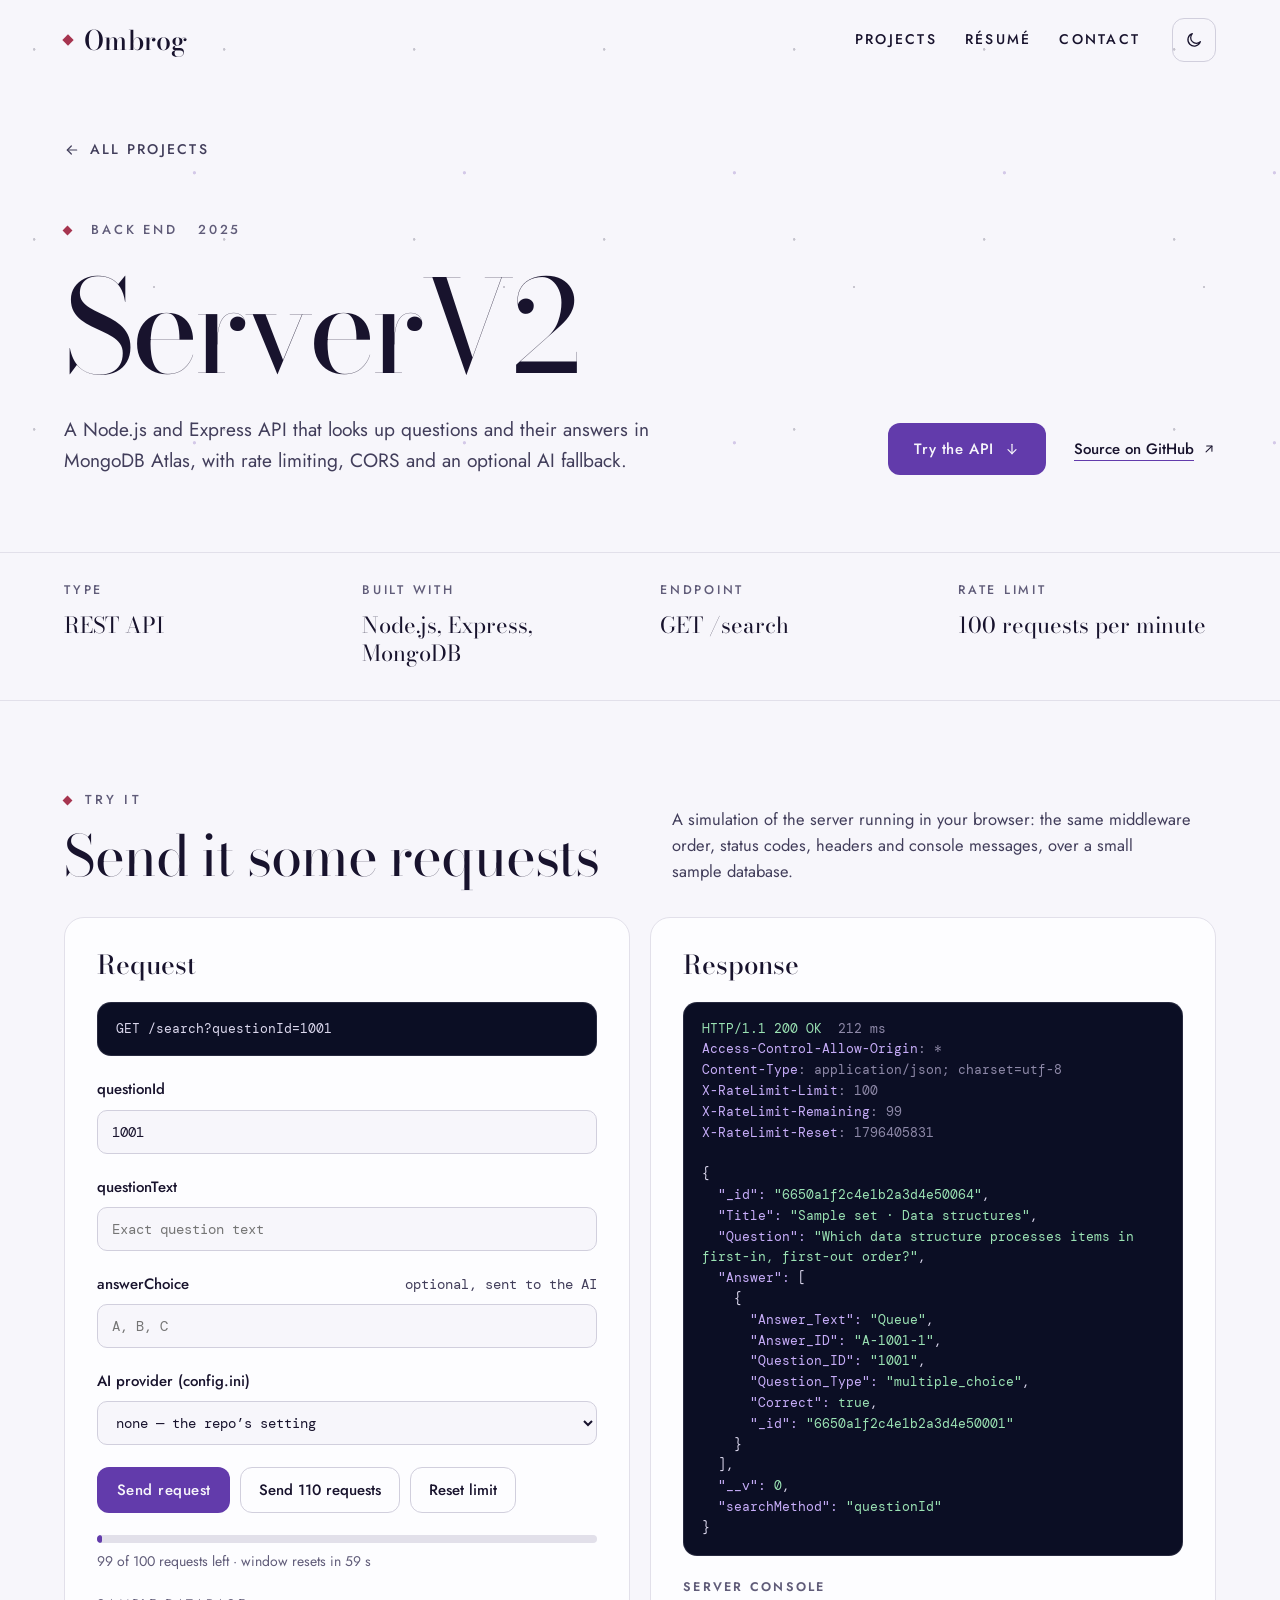
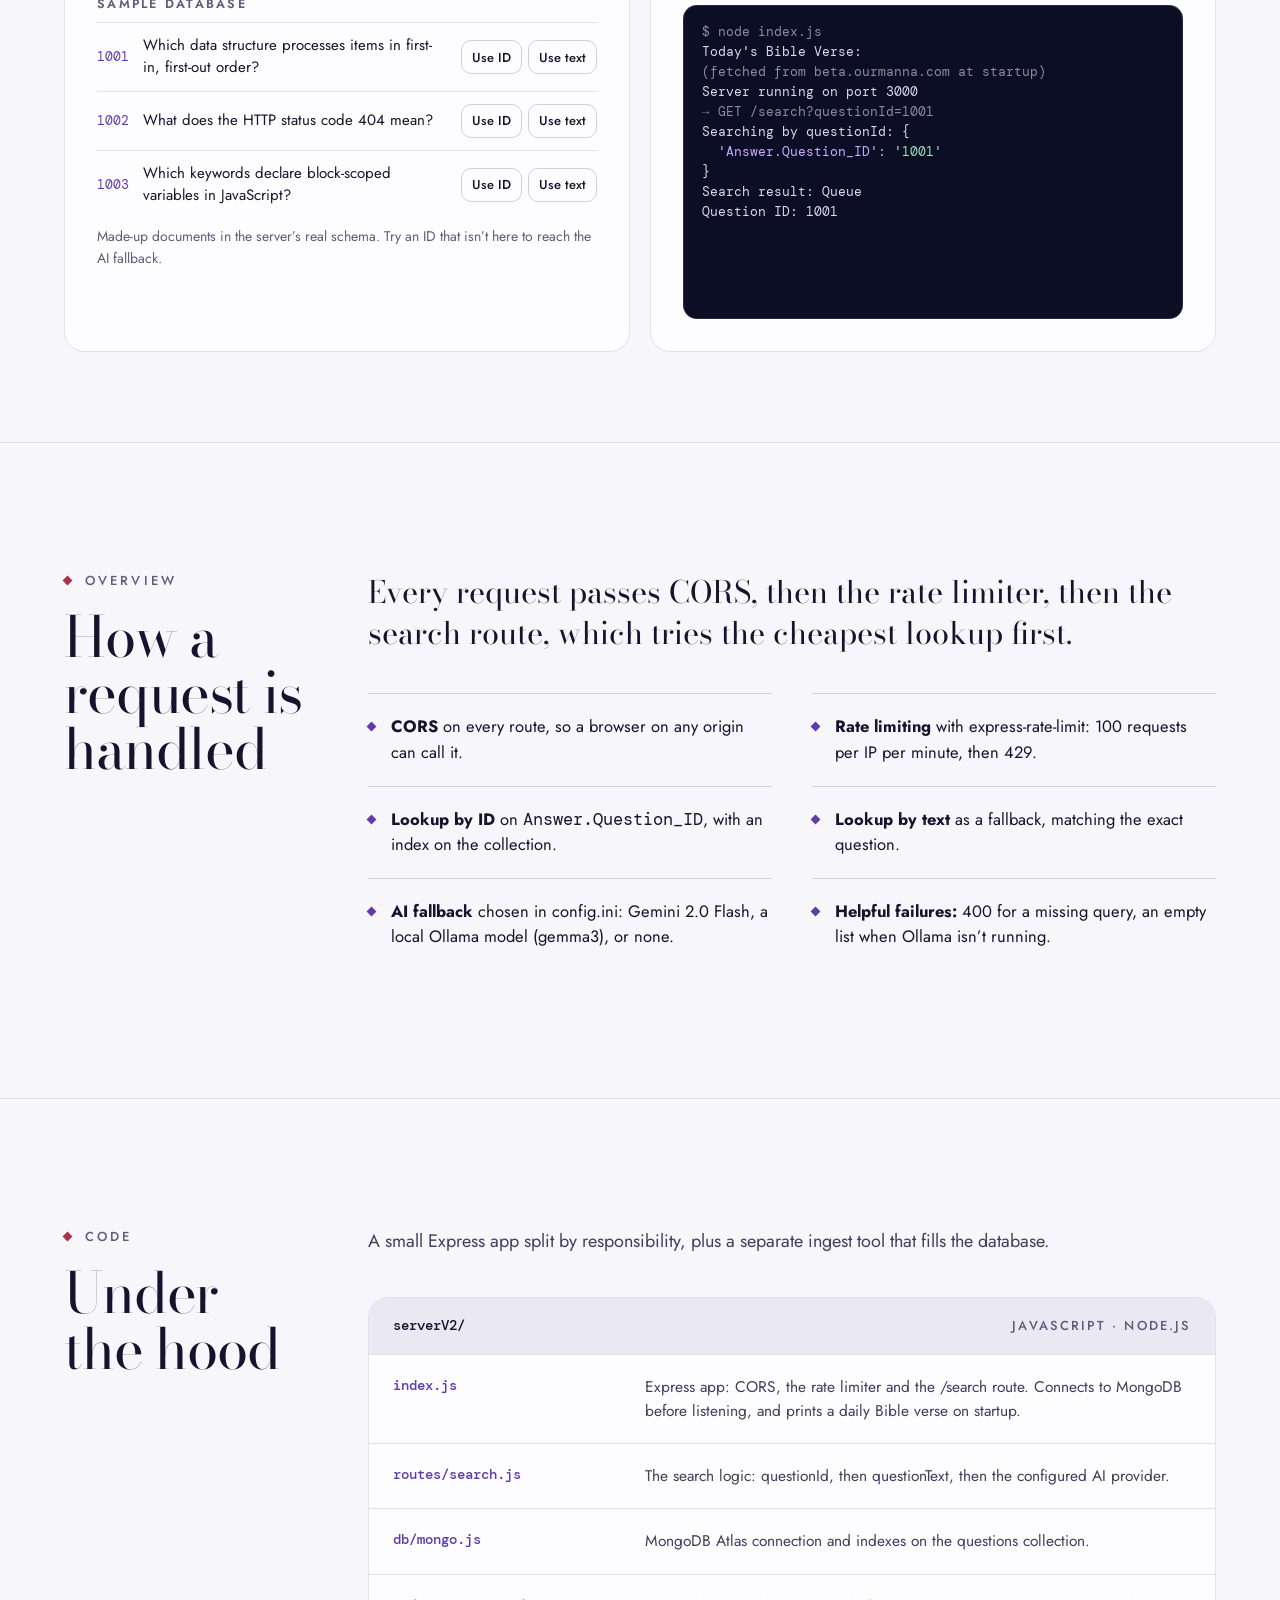
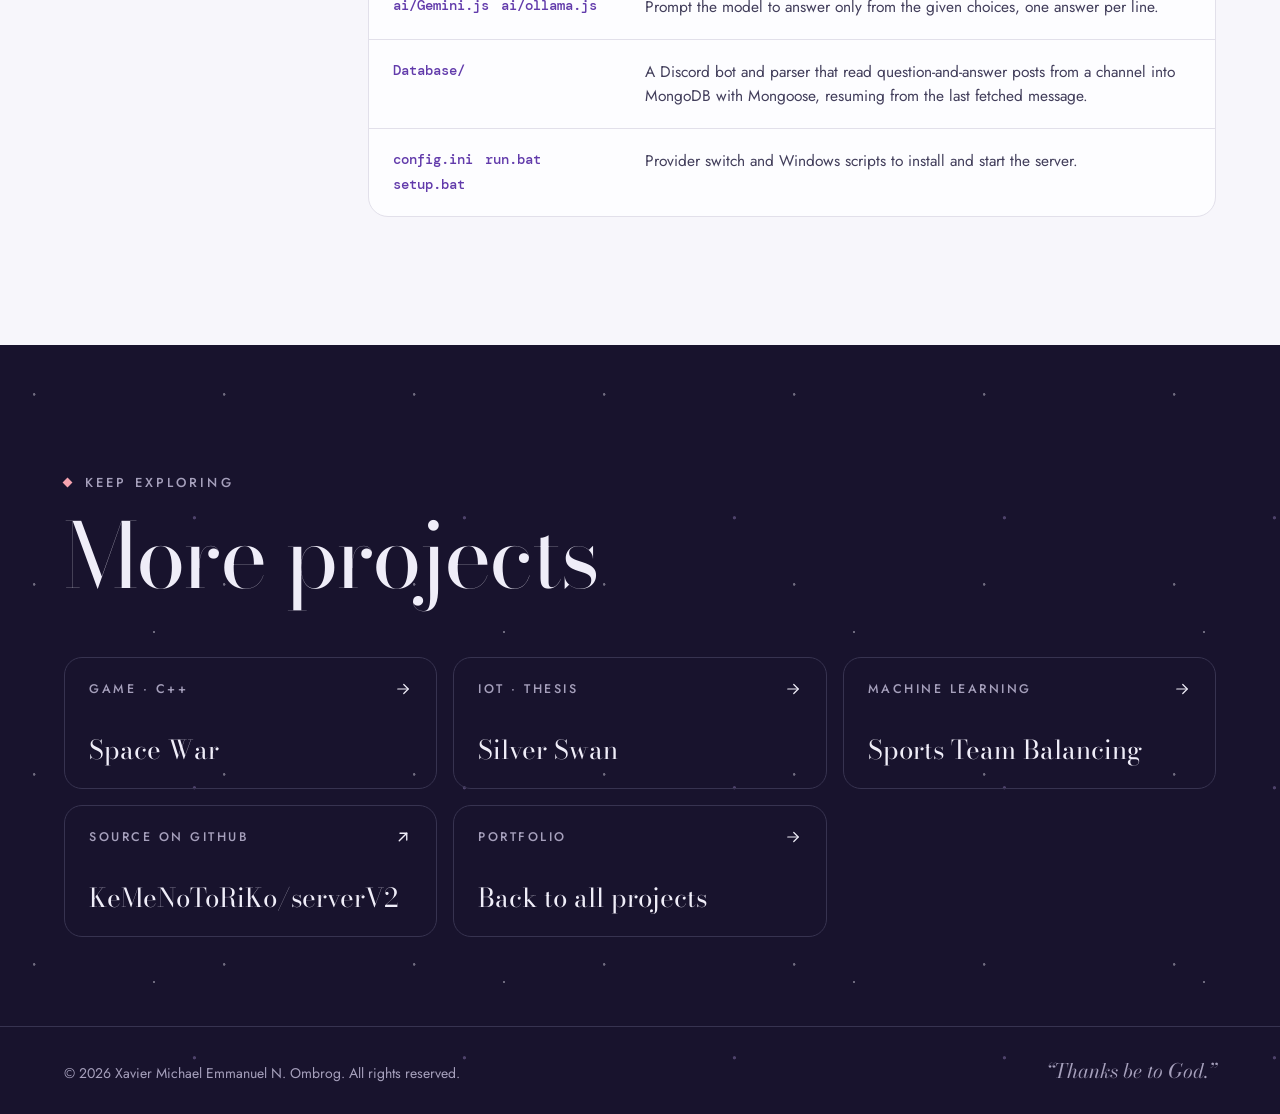
<file: serverv2.html>
<!doctype html>
<html lang="en">
<head>
<meta charset="utf-8">
<meta name="viewport" content="width=device-width, initial-scale=1">
<title>ServerV2 — Project</title>
<meta name="description" content="ServerV2: a Node.js and Express API for a MongoDB question-and-answer database, with rate limiting, CORS and an AI fallback. Try a simulation in the browser.">
<link rel="preconnect" href="https://fonts.googleapis.com">
<link rel="preconnect" href="https://fonts.gstatic.com" crossorigin="anonymous">
<link href="https://fonts.googleapis.com/css2?family=Bodoni+Moda:ital,opsz,wght@0,6..96,400..700;1,6..96,400..700&amp;family=DM+Mono:wght@400;500&amp;family=Jost:wght@400;500;600&amp;display=swap" rel="stylesheet">
<link rel="stylesheet" href="assets/demos.css">
<style>
html{scroll-behavior:smooth}
body{margin:0;background:#100B21}
body:has(.t-day){background:#F7F6FB}
.t-night{--bg:#100B21;--surface:#18132D;--surface-2:#221C3A;--ink:#EFEDF8;--ink-2:#CBC7DD;--muted:#A6A0BC;--line:#373350;--line-soft:#26223D;--accent:#C8AEFA;--accent-2:#F6A3AF;--btn:#C8AEFA;--btn-ink:#100B21;--btn-hover:#EFEDF8;--star:rgba(239,237,248,0.5);--star-dim:rgba(200,174,250,0.4);color-scheme:dark}
.t-day{--bg:#F7F6FB;--surface:#FDFDFF;--surface-2:#EAE8F3;--ink:#18132D;--ink-2:#423E5B;--muted:#605C79;--line:#D1CFDD;--line-soft:#E2E0EA;--accent:#623BAB;--accent-2:#A6344F;--btn:#623BAB;--btn-ink:#F7F6FB;--btn-hover:#18132D;--star:rgba(24,19,45,0.22);--star-dim:rgba(98,59,171,0.24);color-scheme:light}
.band{--band:#18132D;--band-ink:#EFEDF8;--band-muted:#A6A0BC;--band-line:#373350;--band-accent:#C8AEFA;--accent:#C8AEFA;--accent-2:#F6A3AF;--star:rgba(239,237,248,0.4);--star-dim:rgba(200,174,250,0.3)}
.stars{background-image:radial-gradient(circle at 18% 26%,var(--star) 0 1px,transparent 1.6px),radial-gradient(circle at 72% 64%,var(--star-dim) 0 1.2px,transparent 2px),radial-gradient(circle at 44% 82%,var(--star) 0 0.7px,transparent 1.3px);background-size:190px 190px,270px 270px,350px 350px}
a{color:inherit;text-decoration:none}
a:hover{color:var(--accent)}
.band a:hover{color:var(--band-accent)}
.btn:hover{background:var(--btn-hover) !important;color:var(--btn-ink) !important}
.toggle:hover{border-color:var(--accent) !important}
.tile{transition:border-color .2s ease,background-color .2s ease}
.tile:hover{border-color:var(--band-accent) !important;background-color:rgba(200,174,250,0.06) !important}
:focus-visible{outline:2px solid var(--accent);outline-offset:3px}
::selection{background:var(--accent);color:var(--bg)}
@media (max-width:600px){.mast-nav{order:3;width:100%}}
.t-day .icon-sun,.t-night .icon-moon{display:none}
[hidden]{display:none !important}
[hidden]{display:none !important}
.sv-meter{height:8px;border-radius:99px;background:var(--line-soft);overflow:hidden}
.sv-meter span{display:block;height:100%;width:0;background:var(--accent);border-radius:99px;transition:width .2s ease}
.sv-db{margin:0;padding:0;list-style:none;display:flex;flex-direction:column}
.sv-db li{display:flex;flex-wrap:wrap;align-items:center;gap:8px 14px;padding:12px 0;border-top:1px solid var(--line-soft)}
.sv-db-id{font-size:13px;color:var(--accent)}
.sv-db-q{flex:1 1 200px;font-size:15px;line-height:1.45}
.sv-db-actions{display:flex;gap:6px}
.sv-db .chip{min-height:34px;padding:0 10px;font-size:13px}
.sv-headers{color:#8E89A8}
.sv-console{height:280px;font-size:12.5px}
</style>
<script src="assets/serverv2/sim.js" defer></script>
</head>
<body>
<div id="top" class="t-night" style="background: var(--bg); color: var(--ink); font-family: 'Jost', 'Futura', 'Avenir Next', 'Century Gothic', sans-serif; font-size: 17px; line-height: 1.55; -webkit-font-smoothing: antialiased; overflow-x: clip; transition: background-color 0.3s ease, color 0.3s ease">
  <script src="site.js"></script>

  <!-- Masthead and title, over a faint starfield -->
  <div class="stars" style="border-bottom: 1px solid var(--line-soft)">
    <header>
      <div style="max-width: 1280px; margin: 0 auto; padding: 18px clamp(20px, 5vw, 64px); box-sizing: border-box; display: flex; flex-wrap: wrap; align-items: center; justify-content: space-between; gap: 8px 32px">
        <a href="index.html" style="display: flex; align-items: center; gap: 12px; min-height: 44px; margin-right: auto">
          <span aria-hidden="true" style="display: inline-block; width: 8px; height: 8px; background: var(--accent-2); transform: rotate(45deg); flex: none"></span>
          <span style="font-family: 'Bodoni Moda', 'Bodoni 72', Didot, Georgia, serif; font-size: 27px; font-weight: 500; line-height: 1; letter-spacing: 0.01em">Ombrog</span>
        </a>
        <nav class="mast-nav" aria-label="Site" style="display: flex; flex-wrap: wrap; gap: 0 28px; font-size: 14px; font-weight: 500; letter-spacing: 0.16em; text-transform: uppercase">
          <a href="index.html#projects" style="display: flex; align-items: center; min-height: 44px">Projects</a>
          <a href="index.html#resume" style="display: flex; align-items: center; min-height: 44px">Résumé</a>
          <a href="index.html#contact" style="display: flex; align-items: center; min-height: 44px">Contact</a>
        </nav>
        <button type="button" class="toggle" id="theme-toggle" aria-label="Switch to light theme" title="Switch to light theme" style="width: 44px; height: 44px; padding: 0; display: inline-flex; align-items: center; justify-content: center; border-radius: 12px; border: 1px solid var(--line); background: transparent; color: var(--ink); cursor: pointer; transition: border-color 0.2s ease">
          <svg class="icon-moon" width="18" height="18" viewBox="0 0 24 24" fill="none" stroke="currentColor" stroke-width="1.7" stroke-linecap="round" stroke-linejoin="round" aria-hidden="true"><path d="M20.5 14.2A8.5 8.5 0 1 1 9.8 3.5a6.8 6.8 0 0 0 10.7 10.7z"></path></svg>
          <svg class="icon-sun" width="18" height="18" viewBox="0 0 24 24" fill="none" stroke="currentColor" stroke-width="1.7" stroke-linecap="round" stroke-linejoin="round" aria-hidden="true"><circle cx="12" cy="12" r="4"></circle><path d="M12 2.5v2M12 19.5v2M4.6 4.6L6 6M18 18l1.4 1.4M2.5 12h2M19.5 12h2M4.6 19.4L6 18M18 6l1.4-1.4"></path></svg>
        </button>
      </div>
    </header>

    <!-- Title -->
    <section aria-labelledby="pj-title" style="max-width: 1280px; margin: 0 auto; padding: clamp(28px, 4vw, 48px) clamp(20px, 5vw, 64px) clamp(48px, 6vw, 80px); box-sizing: border-box; display: flex; flex-direction: column; gap: 28px">
      <a href="index.html#projects" style="align-self: flex-start; display: inline-flex; align-items: center; gap: 10px; min-height: 44px; font-size: 14px; font-weight: 500; letter-spacing: 0.16em; text-transform: uppercase; color: var(--ink-2)">
        <svg width="16" height="16" viewBox="0 0 24 24" fill="none" stroke="currentColor" stroke-width="1.8" stroke-linecap="round" stroke-linejoin="round" aria-hidden="true"><path d="M19 12H5"></path><path d="M11 6l-6 6 6 6"></path></svg>
        <span>All projects</span>
      </a>
      <p style="margin: 20px 0 0; display: flex; flex-wrap: wrap; align-items: center; gap: 8px 20px; font-size: 13px; font-weight: 500; letter-spacing: 0.22em; text-transform: uppercase; color: var(--muted)">
        <span aria-hidden="true" style="display: inline-block; width: 7px; height: 7px; background: var(--accent-2); transform: rotate(45deg); flex: none"></span>
        <span>Back end</span>
        <span>2025</span>
      </p>
      <div style="display: flex; flex-wrap: wrap; align-items: flex-end; justify-content: space-between; gap: 32px 64px">
        <div style="flex: 999 1 560px; min-width: 0; display: flex; flex-direction: column; gap: 28px">
          <h1 id="pj-title" style="margin: 0; font-family: 'Bodoni Moda', 'Bodoni 72', Didot, Georgia, serif; font-weight: 400; font-size: clamp(3.5rem, 10vw, 9rem); line-height: 0.92; letter-spacing: -0.03em; text-wrap: balance">ServerV2</h1>
          <p style="margin: 0; max-width: 40rem; font-size: clamp(1.125rem, 1.5vw, 1.3rem); line-height: 1.6; color: var(--ink-2); text-wrap: pretty">A Node.js and Express API that looks up questions and their answers in MongoDB Atlas, with rate limiting, CORS and an optional AI fallback.</p>
        </div>
        <div style="display: flex; flex-wrap: wrap; align-items: center; gap: 12px 28px">
          <a class="btn" href="#demo" style="display: inline-flex; align-items: center; gap: 10px; min-height: 52px; padding: 0 26px; border-radius: 12px; background: var(--btn); color: var(--btn-ink); font-size: 15px; font-weight: 500; letter-spacing: 0.04em; transition: background-color 0.2s ease, color 0.2s ease">
            <span>Try the API</span>
            <svg width="16" height="16" viewBox="0 0 24 24" fill="none" stroke="currentColor" stroke-width="1.8" stroke-linecap="round" stroke-linejoin="round" aria-hidden="true"><path d="M12 5v14"></path><path d="M6 13l6 6 6-6"></path></svg>
          </a>
          <a href="https://github.com/KeMeNoToRiKo/serverV2" target="_blank" rel="noopener" style="display: inline-flex; align-items: center; gap: 8px; min-height: 44px; font-size: 15px; font-weight: 500; text-decoration: underline; text-decoration-thickness: 1px; text-underline-offset: 6px; text-decoration-color: var(--accent)"><span>Source on GitHub</span><svg width="14" height="14" viewBox="0 0 24 24" fill="none" stroke="currentColor" stroke-width="1.8" stroke-linecap="round" stroke-linejoin="round" aria-hidden="true"><path d="M7 17L17 7"></path><path d="M8 7h9v9"></path></svg></a>
        </div>
      </div>
    </section>
  </div>

  <main>
    <!-- Facts -->
    <div style="border-bottom: 1px solid var(--line-soft)">
      <div style="max-width: 1280px; margin: 0 auto; padding: 0 clamp(20px, 5vw, 64px); box-sizing: border-box">
        <dl style="margin: 0; display: grid; grid-template-columns: repeat(auto-fit, minmax(min(220px, 100%), 1fr)); gap: 0 40px">
          <div style="display: flex; flex-direction: column; gap: 10px; padding: 28px 0 32px">
            <dt style="font-size: 12.5px; font-weight: 500; letter-spacing: 0.22em; text-transform: uppercase; color: var(--muted)">Type</dt>
            <dd style="margin: 0; font-family: 'Bodoni Moda', 'Bodoni 72', Didot, Georgia, serif; font-size: 22px; line-height: 1.3">REST API</dd>
          </div>
          <div style="display: flex; flex-direction: column; gap: 10px; padding: 28px 0 32px">
            <dt style="font-size: 12.5px; font-weight: 500; letter-spacing: 0.22em; text-transform: uppercase; color: var(--muted)">Built with</dt>
            <dd style="margin: 0; font-family: 'Bodoni Moda', 'Bodoni 72', Didot, Georgia, serif; font-size: 22px; line-height: 1.3">Node.js, Express, MongoDB</dd>
          </div>
          <div style="display: flex; flex-direction: column; gap: 10px; padding: 28px 0 32px">
            <dt style="font-size: 12.5px; font-weight: 500; letter-spacing: 0.22em; text-transform: uppercase; color: var(--muted)">Endpoint</dt>
            <dd style="margin: 0; font-family: 'Bodoni Moda', 'Bodoni 72', Didot, Georgia, serif; font-size: 22px; line-height: 1.3">GET /search</dd>
          </div>
          <div style="display: flex; flex-direction: column; gap: 10px; padding: 28px 0 32px">
            <dt style="font-size: 12.5px; font-weight: 500; letter-spacing: 0.22em; text-transform: uppercase; color: var(--muted)">Rate limit</dt>
            <dd style="margin: 0; font-family: 'Bodoni Moda', 'Bodoni 72', Didot, Georgia, serif; font-size: 22px; line-height: 1.3">100 requests per minute</dd>
          </div>
        </dl>
      </div>
    </div>

    <!-- Interactive demo -->
    <section id="demo" aria-labelledby="demo-title" style="max-width: 1280px; margin: 0 auto; padding: clamp(56px, 7vw, 96px) clamp(20px, 5vw, 64px); box-sizing: border-box; display: flex; flex-direction: column; gap: 32px; scroll-margin-top: 8px">
      <div style="display: flex; flex-wrap: wrap; align-items: flex-end; justify-content: space-between; gap: 18px 64px">
        <div style="display: flex; flex-direction: column; gap: 18px">
          <p style="margin: 0; display: flex; align-items: center; gap: 14px; font-size: 13px; font-weight: 500; letter-spacing: 0.24em; text-transform: uppercase; color: var(--muted)">
            <span aria-hidden="true" style="display: inline-block; width: 7px; height: 7px; background: var(--accent-2); transform: rotate(45deg); flex: none"></span>
            <span>Try it</span>
          </p>
          <h2 id="demo-title" style="margin: 0; font-family: 'Bodoni Moda', 'Bodoni 72', Didot, Georgia, serif; font-weight: 400; font-size: clamp(2.5rem, 4.4vw, 4rem); line-height: 1; letter-spacing: -0.02em">Send it some requests</h2>
        </div>
        <p style="margin: 0; max-width: 34rem; font-size: 16.5px; line-height: 1.6; color: var(--ink-2); text-wrap: pretty">A simulation of the server running in your browser: the same middleware order, status codes, headers and console messages, over a small sample database.</p>
      </div>
      <div class="demo" id="sv-demo">
        <div class="demo-card">
          <h3 class="demo-h">Request</h3>
          <p class="term" id="sv-url" style="margin: 0"></p>
          <div class="field"><div class="field-row"><label for="sv-qid">questionId</label></div><input type="text" id="sv-qid" value="1001" autocomplete="off" spellcheck="false"></div>
          <div class="field"><div class="field-row"><label for="sv-qtext">questionText</label></div><input type="text" id="sv-qtext" autocomplete="off" spellcheck="false" placeholder="Exact question text"></div>
          <div class="field"><div class="field-row"><label for="sv-choices">answerChoice</label><span class="field-val">optional, sent to the AI</span></div><input type="text" id="sv-choices" autocomplete="off" spellcheck="false" placeholder="A, B, C"></div>
          <div class="field">
            <div class="field-row"><label for="sv-provider">AI provider (config.ini)</label></div>
            <select id="sv-provider">
              <option value="none" selected>none — the repo’s setting</option>
              <option value="gemini">gemini</option>
              <option value="ollama">ollama (not running here)</option>
            </select>
          </div>
          <div style="display: flex; flex-wrap: wrap; gap: 10px">
            <button type="button" class="btn-demo" id="sv-send">Send request</button>
            <button type="button" class="btn-ghost" id="sv-burst">Send 110 requests</button>
            <button type="button" class="btn-ghost" id="sv-reset">Reset limit</button>
          </div>
          <div class="field">
            <div class="sv-meter" aria-hidden="true"><span id="sv-meter-fill"></span></div>
            <p class="demo-note" id="sv-meter-text" aria-live="polite"></p>
          </div>
          <div class="field">
            <p class="demo-label">Sample database</p>
            <ul class="sv-db" id="sv-db"></ul>
            <p class="demo-note">Made-up documents in the server’s real schema. Try an ID that isn’t here to reach the AI fallback.</p>
          </div>
        </div>
        <div class="demo-card">
          <h3 class="demo-h">Response</h3>
          <pre class="term" aria-live="polite"><div id="sv-status"><span class="t-muted">Send a request to see the response.</span></div><div id="sv-headers" class="sv-headers"></div>
<div id="sv-body"></div></pre>
          <div class="field">
            <p class="demo-label">Server console</p>
            <pre class="term sv-console" id="sv-console"></pre>
          </div>
        </div>
      </div>
    </section>

    <section aria-labelledby="sv-flow" style="border-top: 1px solid var(--line-soft)">
      <div style="max-width: 1280px; margin: 0 auto; padding: clamp(80px, 10vw, 136px) clamp(20px, 5vw, 64px); box-sizing: border-box; display: flex; flex-wrap: wrap; gap: 32px 64px">
        <div style="flex: 1 1 240px; display: flex; flex-direction: column; gap: 18px">
          <p style="margin: 0; display: flex; align-items: center; gap: 14px; font-size: 13px; font-weight: 500; letter-spacing: 0.24em; text-transform: uppercase; color: var(--muted)">
            <span aria-hidden="true" style="display: inline-block; width: 7px; height: 7px; background: var(--accent-2); transform: rotate(45deg); flex: none"></span>
            <span>Overview</span>
          </p>
          <h2 id="sv-flow" style="margin: 0; font-family: 'Bodoni Moda', 'Bodoni 72', Didot, Georgia, serif; font-weight: 400; font-size: clamp(2.5rem, 4.4vw, 4rem); line-height: 1; letter-spacing: -0.02em">How a request is handled</h2>
        </div>
        <div style="flex: 999 1 600px; min-width: 0; display: flex; flex-direction: column; gap: 40px">
          <p style="margin: 0; font-family: 'Bodoni Moda', 'Bodoni 72', Didot, Georgia, serif; font-size: clamp(1.5rem, 2.4vw, 2.25rem); line-height: 1.35; text-wrap: pretty">Every request passes CORS, then the rate limiter, then the search route, which tries the cheapest lookup first.</p>
          <ul style="margin: 0; padding: 0; list-style: none; display: grid; grid-template-columns: repeat(auto-fit, minmax(min(280px, 100%), 1fr)); gap: 0 40px">
            <li style="display: flex; align-items: baseline; gap: 16px; padding: 20px 0; border-top: 1px solid var(--line)">
              <span aria-hidden="true" style="display: inline-block; width: 7px; height: 7px; background: var(--accent); transform: translateY(-2px) rotate(45deg); flex: none"></span>
              <span style="font-size: 16.5px; line-height: 1.55"><strong>CORS</strong> on every route, so a browser on any origin can call it.</span>
            </li>
            <li style="display: flex; align-items: baseline; gap: 16px; padding: 20px 0; border-top: 1px solid var(--line)">
              <span aria-hidden="true" style="display: inline-block; width: 7px; height: 7px; background: var(--accent); transform: translateY(-2px) rotate(45deg); flex: none"></span>
              <span style="font-size: 16.5px; line-height: 1.55"><strong>Rate limiting</strong> with express-rate-limit: 100 requests per IP per minute, then 429.</span>
            </li>
            <li style="display: flex; align-items: baseline; gap: 16px; padding: 20px 0; border-top: 1px solid var(--line)">
              <span aria-hidden="true" style="display: inline-block; width: 7px; height: 7px; background: var(--accent); transform: translateY(-2px) rotate(45deg); flex: none"></span>
              <span style="font-size: 16.5px; line-height: 1.55"><strong>Lookup by ID</strong> on <code class="mono">Answer.Question_ID</code>, with an index on the collection.</span>
            </li>
            <li style="display: flex; align-items: baseline; gap: 16px; padding: 20px 0; border-top: 1px solid var(--line)">
              <span aria-hidden="true" style="display: inline-block; width: 7px; height: 7px; background: var(--accent); transform: translateY(-2px) rotate(45deg); flex: none"></span>
              <span style="font-size: 16.5px; line-height: 1.55"><strong>Lookup by text</strong> as a fallback, matching the exact question.</span>
            </li>
            <li style="display: flex; align-items: baseline; gap: 16px; padding: 20px 0; border-top: 1px solid var(--line)">
              <span aria-hidden="true" style="display: inline-block; width: 7px; height: 7px; background: var(--accent); transform: translateY(-2px) rotate(45deg); flex: none"></span>
              <span style="font-size: 16.5px; line-height: 1.55"><strong>AI fallback</strong> chosen in config.ini: Gemini 2.0 Flash, a local Ollama model (gemma3), or none.</span>
            </li>
            <li style="display: flex; align-items: baseline; gap: 16px; padding: 20px 0; border-top: 1px solid var(--line)">
              <span aria-hidden="true" style="display: inline-block; width: 7px; height: 7px; background: var(--accent); transform: translateY(-2px) rotate(45deg); flex: none"></span>
              <span style="font-size: 16.5px; line-height: 1.55"><strong>Helpful failures:</strong> 400 for a missing query, an empty list when Ollama isn’t running.</span>
            </li>
          </ul>
        </div>
      </div>
    </section>

    <section aria-labelledby="sv-code" style="border-top: 1px solid var(--line-soft)">
      <div style="max-width: 1280px; margin: 0 auto; padding: clamp(80px, 10vw, 136px) clamp(20px, 5vw, 64px); box-sizing: border-box; display: flex; flex-wrap: wrap; gap: 32px 64px">
        <div style="flex: 1 1 240px; display: flex; flex-direction: column; gap: 18px">
          <p style="margin: 0; display: flex; align-items: center; gap: 14px; font-size: 13px; font-weight: 500; letter-spacing: 0.24em; text-transform: uppercase; color: var(--muted)">
            <span aria-hidden="true" style="display: inline-block; width: 7px; height: 7px; background: var(--accent-2); transform: rotate(45deg); flex: none"></span>
            <span>Code</span>
          </p>
          <h2 id="sv-code" style="margin: 0; font-family: 'Bodoni Moda', 'Bodoni 72', Didot, Georgia, serif; font-weight: 400; font-size: clamp(2.5rem, 4.4vw, 4rem); line-height: 1; letter-spacing: -0.02em">Under the hood</h2>
        </div>
        <div style="flex: 999 1 600px; min-width: 0; display: flex; flex-direction: column; gap: 40px">
          <p style="margin: 0; font-size: 18px; line-height: 1.65; color: var(--ink-2); text-wrap: pretty">A small Express app split by responsibility, plus a separate ingest tool that fills the database.</p>
          <div style="border: 1px solid var(--line-soft); border-radius: 20px; overflow: hidden; background: var(--surface)">
            <div style="display: flex; flex-wrap: wrap; align-items: baseline; justify-content: space-between; gap: 6px 24px; padding: 18px 24px; border-bottom: 1px solid var(--line-soft); background: var(--surface-2)">
              <span style="font-family: 'DM Mono', ui-monospace, Menlo, monospace; font-size: 13.5px; font-weight: 500">serverV2/</span>
              <span style="font-size: 13px; font-weight: 500; letter-spacing: 0.16em; text-transform: uppercase; color: var(--muted)">JavaScript · Node.js</span>
            </div>
            <dl style="margin: 0; display: flex; flex-direction: column">
              <div style="display: flex; flex-wrap: wrap; gap: 8px 32px; padding: 20px 24px; border-bottom: 1px solid var(--line-soft)">
                <dt style="flex: 0 0 220px; display: flex; flex-wrap: wrap; gap: 4px 12px; font-family: 'DM Mono', ui-monospace, Menlo, monospace; font-size: 14px; font-weight: 500; color: var(--accent)"><span>index.js</span></dt>
                <dd style="flex: 1 1 280px; margin: 0; font-size: 15.5px; line-height: 1.55; color: var(--ink-2)">Express app: CORS, the rate limiter and the /search route. Connects to MongoDB before listening, and prints a daily Bible verse on startup.</dd>
              </div>
              <div style="display: flex; flex-wrap: wrap; gap: 8px 32px; padding: 20px 24px; border-bottom: 1px solid var(--line-soft)">
                <dt style="flex: 0 0 220px; display: flex; flex-wrap: wrap; gap: 4px 12px; font-family: 'DM Mono', ui-monospace, Menlo, monospace; font-size: 14px; font-weight: 500; color: var(--accent)"><span>routes/search.js</span></dt>
                <dd style="flex: 1 1 280px; margin: 0; font-size: 15.5px; line-height: 1.55; color: var(--ink-2)">The search logic: questionId, then questionText, then the configured AI provider.</dd>
              </div>
              <div style="display: flex; flex-wrap: wrap; gap: 8px 32px; padding: 20px 24px; border-bottom: 1px solid var(--line-soft)">
                <dt style="flex: 0 0 220px; display: flex; flex-wrap: wrap; gap: 4px 12px; font-family: 'DM Mono', ui-monospace, Menlo, monospace; font-size: 14px; font-weight: 500; color: var(--accent)"><span>db/mongo.js</span></dt>
                <dd style="flex: 1 1 280px; margin: 0; font-size: 15.5px; line-height: 1.55; color: var(--ink-2)">MongoDB Atlas connection and indexes on the questions collection.</dd>
              </div>
              <div style="display: flex; flex-wrap: wrap; gap: 8px 32px; padding: 20px 24px; border-bottom: 1px solid var(--line-soft)">
                <dt style="flex: 0 0 220px; display: flex; flex-wrap: wrap; gap: 4px 12px; font-family: 'DM Mono', ui-monospace, Menlo, monospace; font-size: 14px; font-weight: 500; color: var(--accent)"><span>ai/Gemini.js</span><span>ai/ollama.js</span></dt>
                <dd style="flex: 1 1 280px; margin: 0; font-size: 15.5px; line-height: 1.55; color: var(--ink-2)">Prompt the model to answer only from the given choices, one answer per line.</dd>
              </div>
              <div style="display: flex; flex-wrap: wrap; gap: 8px 32px; padding: 20px 24px; border-bottom: 1px solid var(--line-soft)">
                <dt style="flex: 0 0 220px; display: flex; flex-wrap: wrap; gap: 4px 12px; font-family: 'DM Mono', ui-monospace, Menlo, monospace; font-size: 14px; font-weight: 500; color: var(--accent)"><span>Database/</span></dt>
                <dd style="flex: 1 1 280px; margin: 0; font-size: 15.5px; line-height: 1.55; color: var(--ink-2)">A Discord bot and parser that read question-and-answer posts from a channel into MongoDB with Mongoose, resuming from the last fetched message.</dd>
              </div>
              <div style="display: flex; flex-wrap: wrap; gap: 8px 32px; padding: 20px 24px">
                <dt style="flex: 0 0 220px; display: flex; flex-wrap: wrap; gap: 4px 12px; font-family: 'DM Mono', ui-monospace, Menlo, monospace; font-size: 14px; font-weight: 500; color: var(--accent)"><span>config.ini</span><span>run.bat</span><span>setup.bat</span></dt>
                <dd style="flex: 1 1 280px; margin: 0; font-size: 15.5px; line-height: 1.55; color: var(--ink-2)">Provider switch and Windows scripts to install and start the server.</dd>
              </div>
            </dl>
          </div>
        </div>
      </div>
    </section>

  </main>

  <!-- More projects and footer -->
  <footer class="band stars" aria-labelledby="next-title" style="background-color: var(--band); color: var(--band-ink)">
    <div style="max-width: 1280px; margin: 0 auto; padding: clamp(80px, 10vw, 136px) clamp(20px, 5vw, 64px) clamp(56px, 7vw, 96px); box-sizing: border-box; display: flex; flex-direction: column; gap: 56px">
      <div style="display: flex; flex-direction: column; gap: 18px">
        <p style="margin: 0; display: flex; align-items: center; gap: 14px; font-size: 13px; font-weight: 500; letter-spacing: 0.24em; text-transform: uppercase; color: var(--band-muted)">
            <span aria-hidden="true" style="display: inline-block; width: 7px; height: 7px; background: var(--accent-2); transform: rotate(45deg); flex: none"></span>
            <span>Keep exploring</span>
          </p>
        <h2 id="next-title" style="margin: 0; font-family: 'Bodoni Moda', 'Bodoni 72', Didot, Georgia, serif; font-weight: 400; font-size: clamp(3rem, 7vw, 6rem); line-height: 1; letter-spacing: -0.02em">More projects</h2>
      </div>
      <ul style="margin: 0; padding: 0; list-style: none; display: grid; grid-template-columns: repeat(auto-fit, minmax(min(280px, 100%), 1fr)); gap: 16px">
        <li style="display: flex">
          <a class="tile" href="spacewar.html" style="flex: 1; min-width: 0; display: flex; flex-direction: column; justify-content: space-between; gap: 28px; min-height: 132px; padding: 22px 24px; box-sizing: border-box; border: 1px solid var(--band-line); border-radius: 18px">
            <span style="display: flex; align-items: center; justify-content: space-between; gap: 16px">
              <span style="font-size: 12.5px; font-weight: 500; letter-spacing: 0.2em; text-transform: uppercase; color: var(--band-muted)">Game · C++</span>
              <svg width="18" height="18" viewBox="0 0 24 24" fill="none" stroke="currentColor" stroke-width="1.6" stroke-linecap="round" stroke-linejoin="round" aria-hidden="true" style="flex: none"><path d="M5 12h14"></path><path d="M13 6l6 6-6 6"></path></svg>
            </span>
            <span style="font-family: 'Bodoni Moda', 'Bodoni 72', Didot, Georgia, serif; font-size: 26px; line-height: 1.2; overflow-wrap: anywhere">Space War</span>
          </a>
        </li>
        <li style="display: flex">
          <a class="tile" href="silver-swan.html" style="flex: 1; min-width: 0; display: flex; flex-direction: column; justify-content: space-between; gap: 28px; min-height: 132px; padding: 22px 24px; box-sizing: border-box; border: 1px solid var(--band-line); border-radius: 18px">
            <span style="display: flex; align-items: center; justify-content: space-between; gap: 16px">
              <span style="font-size: 12.5px; font-weight: 500; letter-spacing: 0.2em; text-transform: uppercase; color: var(--band-muted)">IoT · Thesis</span>
              <svg width="18" height="18" viewBox="0 0 24 24" fill="none" stroke="currentColor" stroke-width="1.6" stroke-linecap="round" stroke-linejoin="round" aria-hidden="true" style="flex: none"><path d="M5 12h14"></path><path d="M13 6l6 6-6 6"></path></svg>
            </span>
            <span style="font-family: 'Bodoni Moda', 'Bodoni 72', Didot, Georgia, serif; font-size: 26px; line-height: 1.2; overflow-wrap: anywhere">Silver Swan</span>
          </a>
        </li>
        <li style="display: flex">
          <a class="tile" href="team-balancing.html" style="flex: 1; min-width: 0; display: flex; flex-direction: column; justify-content: space-between; gap: 28px; min-height: 132px; padding: 22px 24px; box-sizing: border-box; border: 1px solid var(--band-line); border-radius: 18px">
            <span style="display: flex; align-items: center; justify-content: space-between; gap: 16px">
              <span style="font-size: 12.5px; font-weight: 500; letter-spacing: 0.2em; text-transform: uppercase; color: var(--band-muted)">Machine learning</span>
              <svg width="18" height="18" viewBox="0 0 24 24" fill="none" stroke="currentColor" stroke-width="1.6" stroke-linecap="round" stroke-linejoin="round" aria-hidden="true" style="flex: none"><path d="M5 12h14"></path><path d="M13 6l6 6-6 6"></path></svg>
            </span>
            <span style="font-family: 'Bodoni Moda', 'Bodoni 72', Didot, Georgia, serif; font-size: 26px; line-height: 1.2; overflow-wrap: anywhere">Sports Team Balancing</span>
          </a>
        </li>
        <li style="display: flex">
          <a class="tile" href="https://github.com/KeMeNoToRiKo/serverV2" target="_blank" rel="noopener" style="flex: 1; min-width: 0; display: flex; flex-direction: column; justify-content: space-between; gap: 28px; min-height: 132px; padding: 22px 24px; box-sizing: border-box; border: 1px solid var(--band-line); border-radius: 18px">
            <span style="display: flex; align-items: center; justify-content: space-between; gap: 16px">
              <span style="font-size: 12.5px; font-weight: 500; letter-spacing: 0.2em; text-transform: uppercase; color: var(--band-muted)">Source on GitHub</span>
              <svg width="18" height="18" viewBox="0 0 24 24" fill="none" stroke="currentColor" stroke-width="1.8" stroke-linecap="round" stroke-linejoin="round" aria-hidden="true" style="flex: none"><path d="M7 17L17 7"></path><path d="M8 7h9v9"></path></svg>
            </span>
            <span style="font-family: 'Bodoni Moda', 'Bodoni 72', Didot, Georgia, serif; font-size: 26px; line-height: 1.2; overflow-wrap: anywhere">KeMeNoToRiKo/serverV2</span>
          </a>
        </li>
        <li style="display: flex">
          <a class="tile" href="index.html#projects" style="flex: 1; min-width: 0; display: flex; flex-direction: column; justify-content: space-between; gap: 28px; min-height: 132px; padding: 22px 24px; box-sizing: border-box; border: 1px solid var(--band-line); border-radius: 18px">
            <span style="display: flex; align-items: center; justify-content: space-between; gap: 16px">
              <span style="font-size: 12.5px; font-weight: 500; letter-spacing: 0.2em; text-transform: uppercase; color: var(--band-muted)">Portfolio</span>
              <svg width="18" height="18" viewBox="0 0 24 24" fill="none" stroke="currentColor" stroke-width="1.6" stroke-linecap="round" stroke-linejoin="round" aria-hidden="true" style="flex: none"><path d="M5 12h14"></path><path d="M13 6l6 6-6 6"></path></svg>
            </span>
            <span style="font-family: 'Bodoni Moda', 'Bodoni 72', Didot, Georgia, serif; font-size: 26px; line-height: 1.2; overflow-wrap: anywhere">Back to all projects</span>
          </a>
        </li>
      </ul>
    </div>
    <div style="border-top: 1px solid var(--band-line)">
      <div style="max-width: 1280px; margin: 0 auto; padding: 28px clamp(20px, 5vw, 64px); box-sizing: border-box; display: flex; flex-wrap: wrap; align-items: baseline; justify-content: space-between; gap: 8px 32px">
        <p style="margin: 0; font-size: 14px; color: var(--band-muted)">© 2026 Xavier Michael Emmanuel N. Ombrog. All rights reserved.</p>
        <p style="margin: 0; font-family: 'Bodoni Moda', 'Bodoni 72', Didot, Georgia, serif; font-style: italic; font-size: 20px; color: var(--band-muted)">“Thanks be to God.”</p>
      </div>
    </div>
  </footer>
</div>
</body>
</html>
</file>
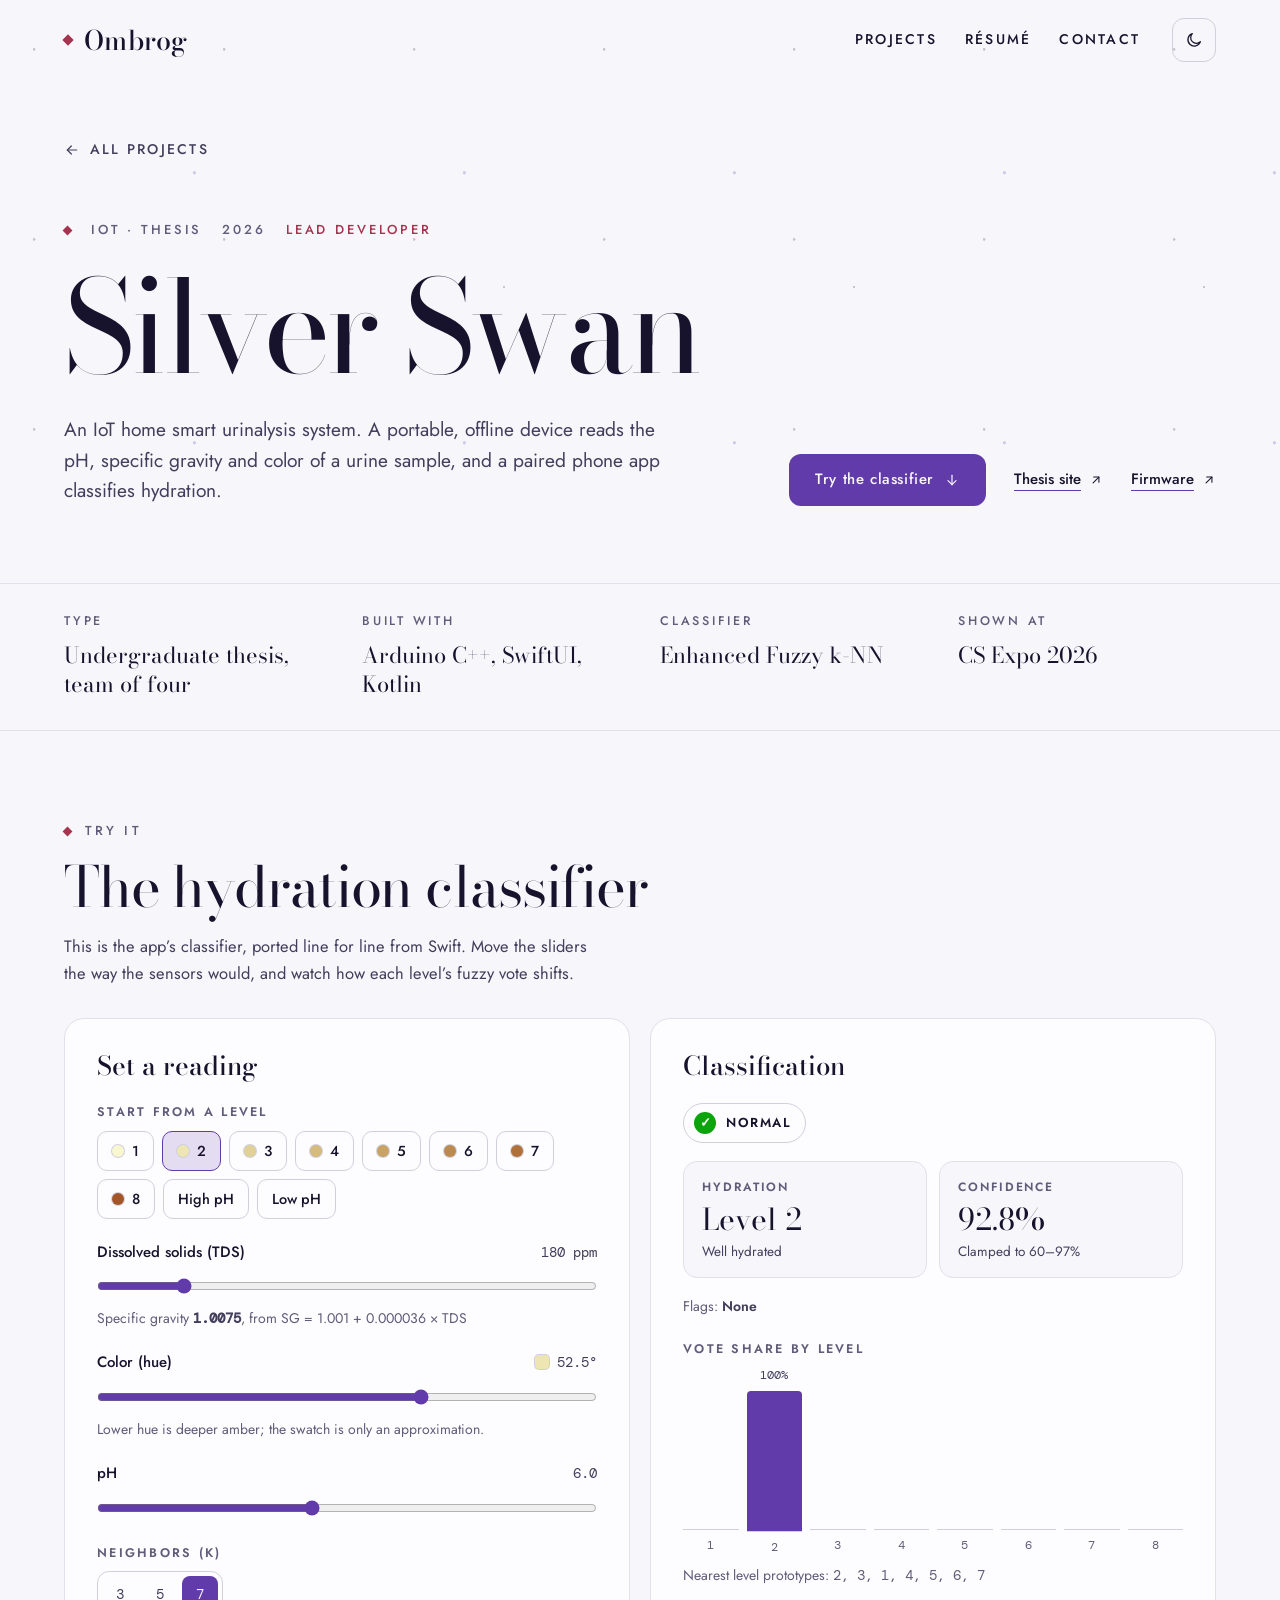
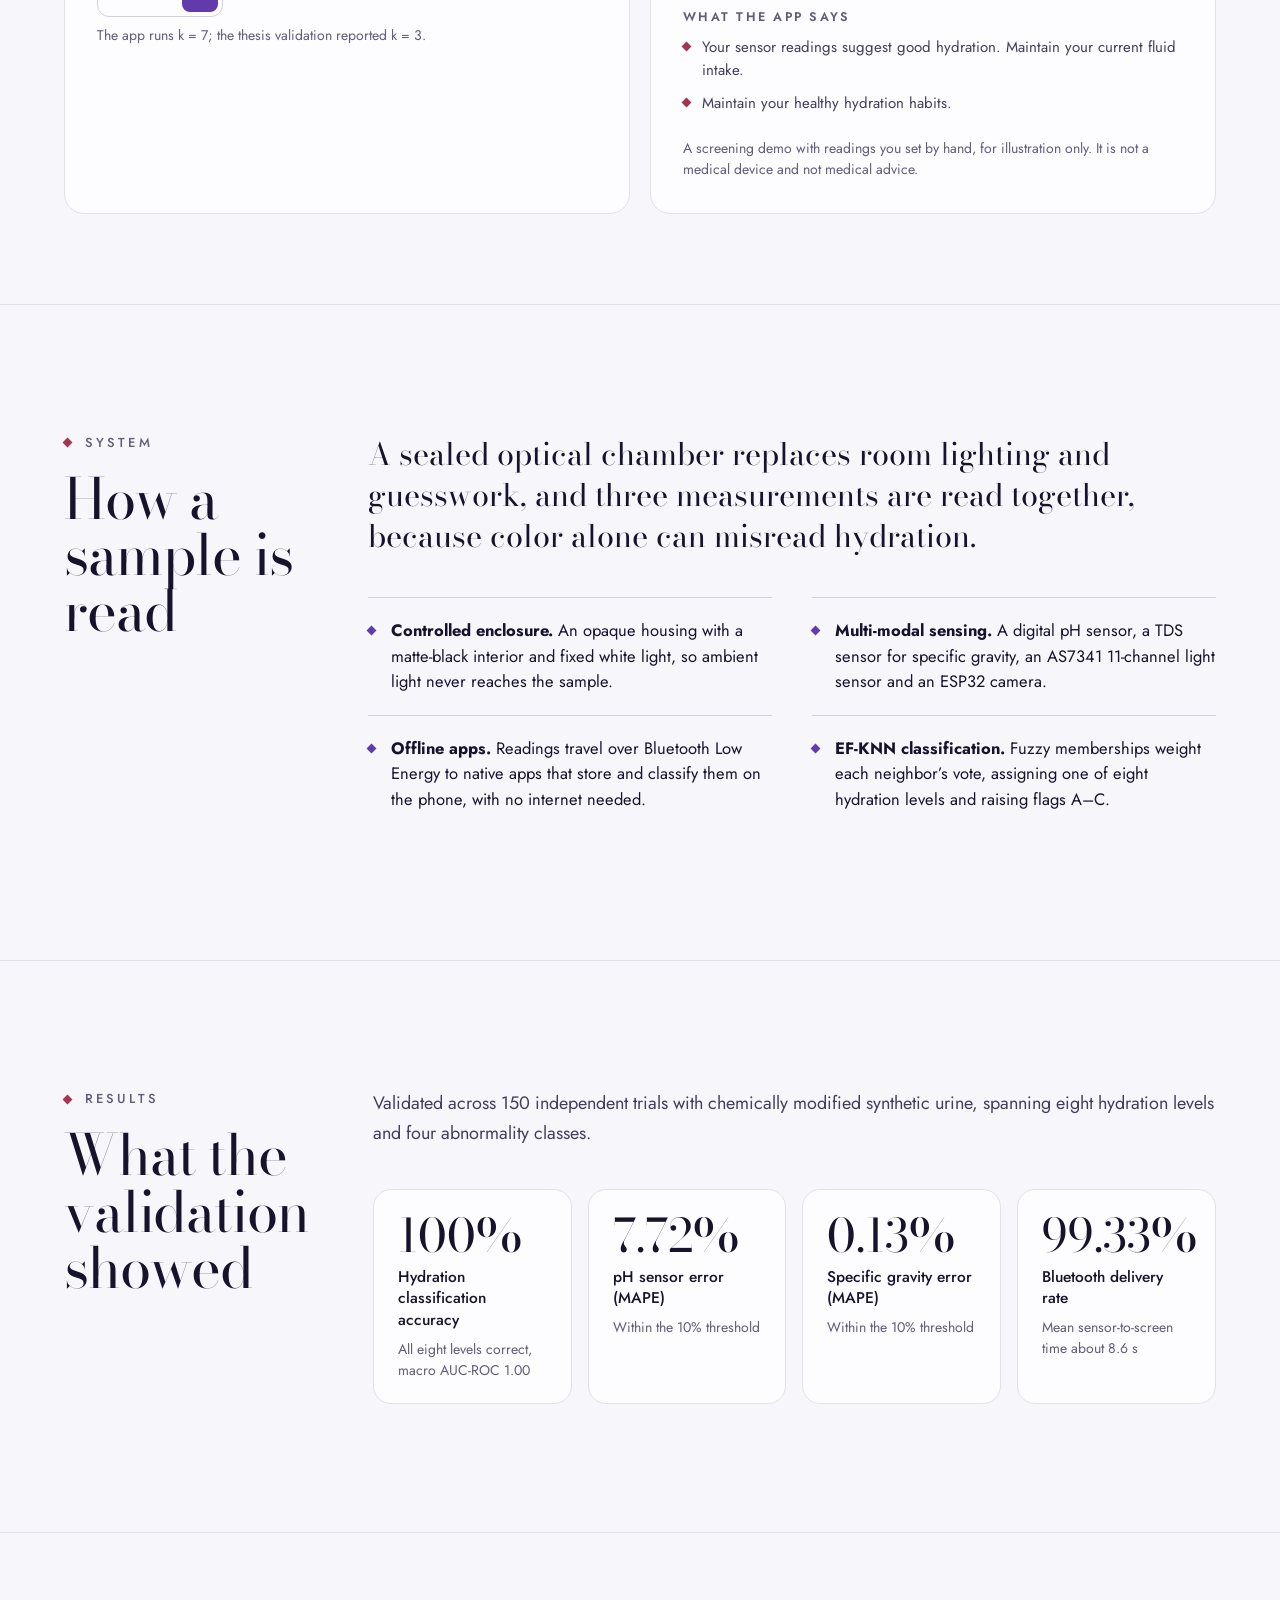
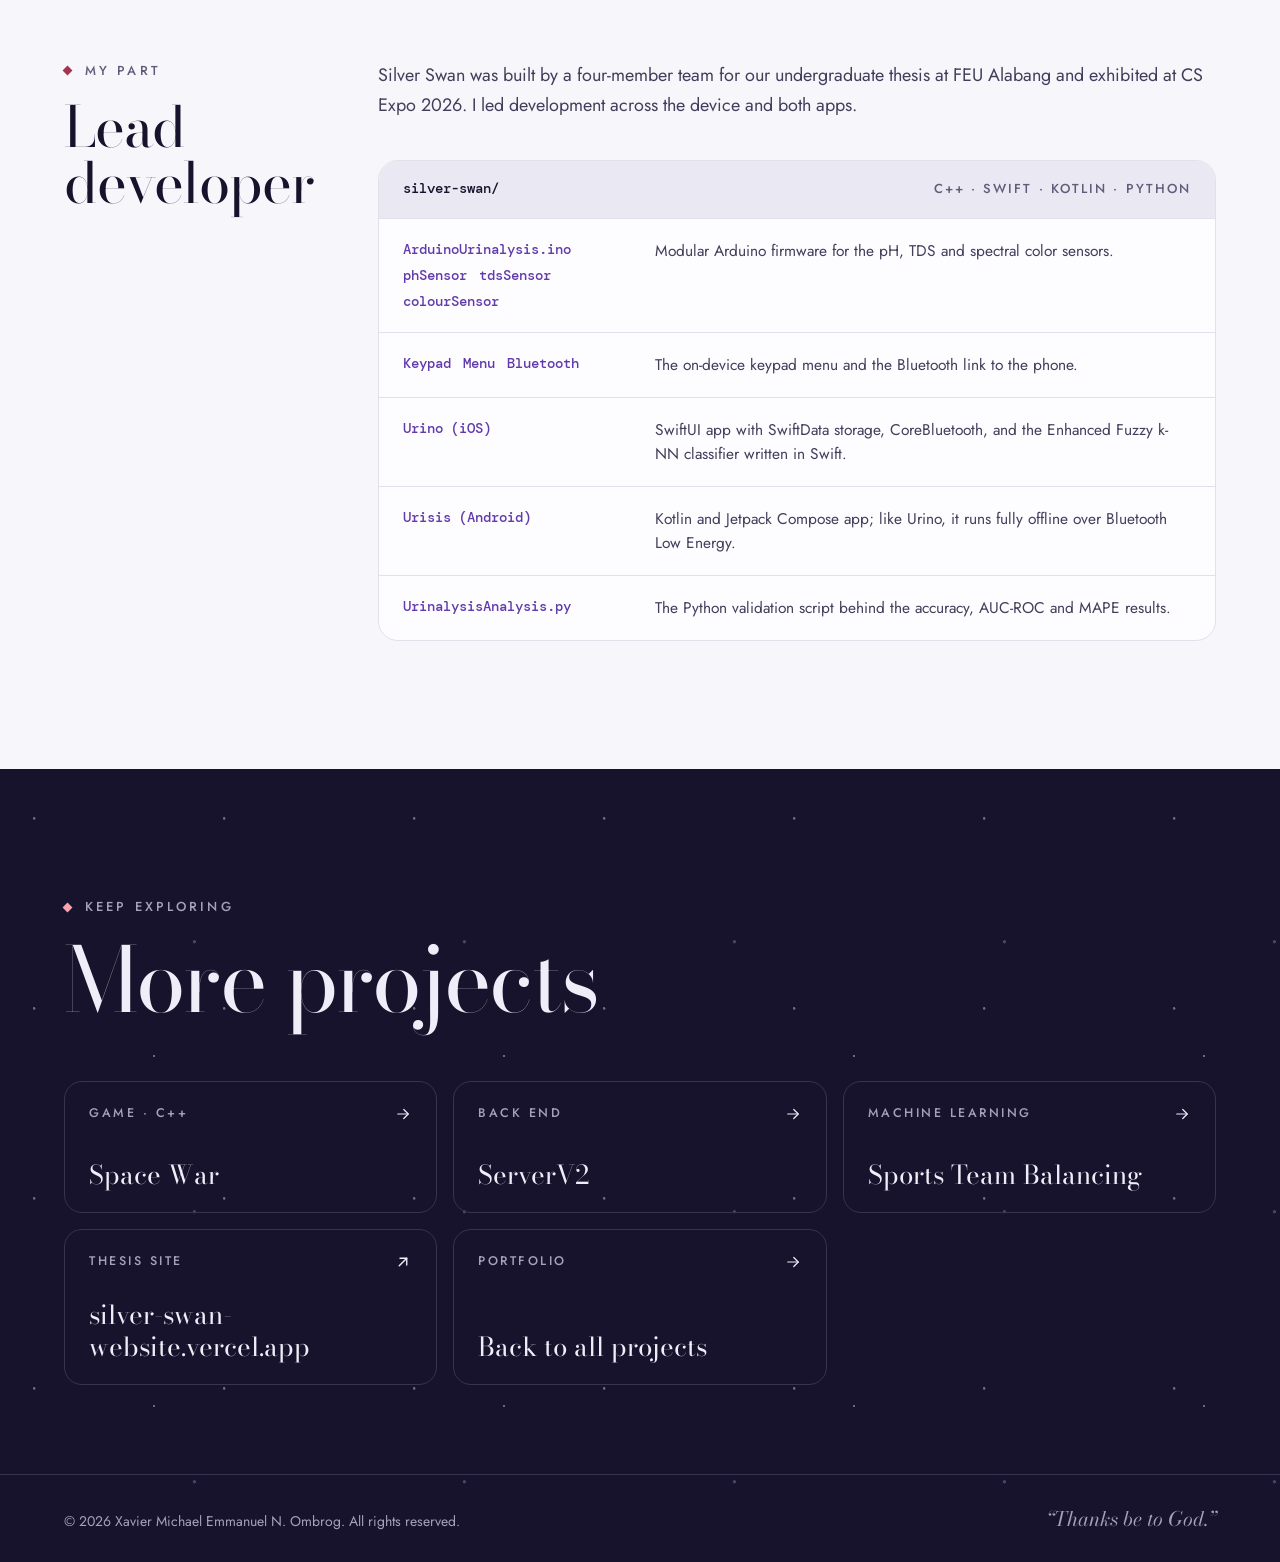
<file: silver-swan.html>
<!doctype html>
<html lang="en">
<head>
<meta charset="utf-8">
<meta name="viewport" content="width=device-width, initial-scale=1">
<title>Silver Swan — Project</title>
<meta name="description" content="Silver Swan: an IoT home smart urinalysis system with native iOS and Android apps and an Enhanced Fuzzy k-NN hydration classifier you can try in the browser.">
<link rel="preconnect" href="https://fonts.googleapis.com">
<link rel="preconnect" href="https://fonts.gstatic.com" crossorigin="anonymous">
<link href="https://fonts.googleapis.com/css2?family=Bodoni+Moda:ital,opsz,wght@0,6..96,400..700;1,6..96,400..700&amp;family=DM+Mono:wght@400;500&amp;family=Jost:wght@400;500;600&amp;display=swap" rel="stylesheet">
<link rel="stylesheet" href="assets/demos.css">
<style>
html{scroll-behavior:smooth}
body{margin:0;background:#100B21}
body:has(.t-day){background:#F7F6FB}
.t-night{--bg:#100B21;--surface:#18132D;--surface-2:#221C3A;--ink:#EFEDF8;--ink-2:#CBC7DD;--muted:#A6A0BC;--line:#373350;--line-soft:#26223D;--accent:#C8AEFA;--accent-2:#F6A3AF;--btn:#C8AEFA;--btn-ink:#100B21;--btn-hover:#EFEDF8;--star:rgba(239,237,248,0.5);--star-dim:rgba(200,174,250,0.4);color-scheme:dark}
.t-day{--bg:#F7F6FB;--surface:#FDFDFF;--surface-2:#EAE8F3;--ink:#18132D;--ink-2:#423E5B;--muted:#605C79;--line:#D1CFDD;--line-soft:#E2E0EA;--accent:#623BAB;--accent-2:#A6344F;--btn:#623BAB;--btn-ink:#F7F6FB;--btn-hover:#18132D;--star:rgba(24,19,45,0.22);--star-dim:rgba(98,59,171,0.24);color-scheme:light}
.band{--band:#18132D;--band-ink:#EFEDF8;--band-muted:#A6A0BC;--band-line:#373350;--band-accent:#C8AEFA;--accent:#C8AEFA;--accent-2:#F6A3AF;--star:rgba(239,237,248,0.4);--star-dim:rgba(200,174,250,0.3)}
.stars{background-image:radial-gradient(circle at 18% 26%,var(--star) 0 1px,transparent 1.6px),radial-gradient(circle at 72% 64%,var(--star-dim) 0 1.2px,transparent 2px),radial-gradient(circle at 44% 82%,var(--star) 0 0.7px,transparent 1.3px);background-size:190px 190px,270px 270px,350px 350px}
a{color:inherit;text-decoration:none}
a:hover{color:var(--accent)}
.band a:hover{color:var(--band-accent)}
.btn:hover{background:var(--btn-hover) !important;color:var(--btn-ink) !important}
.toggle:hover{border-color:var(--accent) !important}
.tile{transition:border-color .2s ease,background-color .2s ease}
.tile:hover{border-color:var(--band-accent) !important;background-color:rgba(200,174,250,0.06) !important}
:focus-visible{outline:2px solid var(--accent);outline-offset:3px}
::selection{background:var(--accent);color:var(--bg)}
@media (max-width:600px){.mast-nav{order:3;width:100%}}
.t-day .icon-sun,.t-night .icon-moon{display:none}
[hidden]{display:none !important}
[hidden]{display:none !important}
.ss-swatch{display:inline-block;width:14px;height:14px;border-radius:4px;margin-right:8px;vertical-align:-2px;box-shadow:0 0 0 1px var(--line)}
.ss-bars{display:grid;grid-template-columns:repeat(8,1fr);gap:8px}
.ss-bar{display:flex;flex-direction:column;align-items:center;gap:6px;min-width:0}
.ss-bar-val{font-size:11.5px;color:var(--ink-2);min-height:16px}
.ss-bar-track{height:140px;width:100%;display:flex;align-items:flex-end;border-bottom:1px solid var(--line)}
.ss-bar-fill{display:block;width:100%;border-radius:4px 4px 0 0;background:var(--accent);opacity:.4;transition:height .25s ease}
.ss-bar.is-win .ss-bar-fill{opacity:1}
.ss-bar-lv{font-size:12px;color:var(--muted)}
</style>
<script src="assets/silverswan/efknn.js" defer></script>
</head>
<body>
<div id="top" class="t-night" style="background: var(--bg); color: var(--ink); font-family: 'Jost', 'Futura', 'Avenir Next', 'Century Gothic', sans-serif; font-size: 17px; line-height: 1.55; -webkit-font-smoothing: antialiased; overflow-x: clip; transition: background-color 0.3s ease, color 0.3s ease">
  <script src="site.js"></script>

  <!-- Masthead and title, over a faint starfield -->
  <div class="stars" style="border-bottom: 1px solid var(--line-soft)">
    <header>
      <div style="max-width: 1280px; margin: 0 auto; padding: 18px clamp(20px, 5vw, 64px); box-sizing: border-box; display: flex; flex-wrap: wrap; align-items: center; justify-content: space-between; gap: 8px 32px">
        <a href="index.html" style="display: flex; align-items: center; gap: 12px; min-height: 44px; margin-right: auto">
          <span aria-hidden="true" style="display: inline-block; width: 8px; height: 8px; background: var(--accent-2); transform: rotate(45deg); flex: none"></span>
          <span style="font-family: 'Bodoni Moda', 'Bodoni 72', Didot, Georgia, serif; font-size: 27px; font-weight: 500; line-height: 1; letter-spacing: 0.01em">Ombrog</span>
        </a>
        <nav class="mast-nav" aria-label="Site" style="display: flex; flex-wrap: wrap; gap: 0 28px; font-size: 14px; font-weight: 500; letter-spacing: 0.16em; text-transform: uppercase">
          <a href="index.html#projects" style="display: flex; align-items: center; min-height: 44px">Projects</a>
          <a href="index.html#resume" style="display: flex; align-items: center; min-height: 44px">Résumé</a>
          <a href="index.html#contact" style="display: flex; align-items: center; min-height: 44px">Contact</a>
        </nav>
        <button type="button" class="toggle" id="theme-toggle" aria-label="Switch to light theme" title="Switch to light theme" style="width: 44px; height: 44px; padding: 0; display: inline-flex; align-items: center; justify-content: center; border-radius: 12px; border: 1px solid var(--line); background: transparent; color: var(--ink); cursor: pointer; transition: border-color 0.2s ease">
          <svg class="icon-moon" width="18" height="18" viewBox="0 0 24 24" fill="none" stroke="currentColor" stroke-width="1.7" stroke-linecap="round" stroke-linejoin="round" aria-hidden="true"><path d="M20.5 14.2A8.5 8.5 0 1 1 9.8 3.5a6.8 6.8 0 0 0 10.7 10.7z"></path></svg>
          <svg class="icon-sun" width="18" height="18" viewBox="0 0 24 24" fill="none" stroke="currentColor" stroke-width="1.7" stroke-linecap="round" stroke-linejoin="round" aria-hidden="true"><circle cx="12" cy="12" r="4"></circle><path d="M12 2.5v2M12 19.5v2M4.6 4.6L6 6M18 18l1.4 1.4M2.5 12h2M19.5 12h2M4.6 19.4L6 18M18 6l1.4-1.4"></path></svg>
        </button>
      </div>
    </header>

    <!-- Title -->
    <section aria-labelledby="pj-title" style="max-width: 1280px; margin: 0 auto; padding: clamp(28px, 4vw, 48px) clamp(20px, 5vw, 64px) clamp(48px, 6vw, 80px); box-sizing: border-box; display: flex; flex-direction: column; gap: 28px">
      <a href="index.html#projects" style="align-self: flex-start; display: inline-flex; align-items: center; gap: 10px; min-height: 44px; font-size: 14px; font-weight: 500; letter-spacing: 0.16em; text-transform: uppercase; color: var(--ink-2)">
        <svg width="16" height="16" viewBox="0 0 24 24" fill="none" stroke="currentColor" stroke-width="1.8" stroke-linecap="round" stroke-linejoin="round" aria-hidden="true"><path d="M19 12H5"></path><path d="M11 6l-6 6 6 6"></path></svg>
        <span>All projects</span>
      </a>
      <p style="margin: 20px 0 0; display: flex; flex-wrap: wrap; align-items: center; gap: 8px 20px; font-size: 13px; font-weight: 500; letter-spacing: 0.22em; text-transform: uppercase; color: var(--muted)">
        <span aria-hidden="true" style="display: inline-block; width: 7px; height: 7px; background: var(--accent-2); transform: rotate(45deg); flex: none"></span>
        <span>IoT · Thesis</span>
        <span>2026</span>
        <span style="color: var(--accent-2)">Lead Developer</span>
      </p>
      <div style="display: flex; flex-wrap: wrap; align-items: flex-end; justify-content: space-between; gap: 32px 64px">
        <div style="flex: 999 1 560px; min-width: 0; display: flex; flex-direction: column; gap: 28px">
          <h1 id="pj-title" style="margin: 0; font-family: 'Bodoni Moda', 'Bodoni 72', Didot, Georgia, serif; font-weight: 400; font-size: clamp(3.5rem, 10vw, 9rem); line-height: 0.92; letter-spacing: -0.03em; text-wrap: balance">Silver Swan</h1>
          <p style="margin: 0; max-width: 40rem; font-size: clamp(1.125rem, 1.5vw, 1.3rem); line-height: 1.6; color: var(--ink-2); text-wrap: pretty">An IoT home smart urinalysis system. A portable, offline device reads the pH, specific gravity and color of a urine sample, and a paired phone app classifies hydration.</p>
        </div>
        <div style="display: flex; flex-wrap: wrap; align-items: center; gap: 12px 28px">
          <a class="btn" href="#demo" style="display: inline-flex; align-items: center; gap: 10px; min-height: 52px; padding: 0 26px; border-radius: 12px; background: var(--btn); color: var(--btn-ink); font-size: 15px; font-weight: 500; letter-spacing: 0.04em; transition: background-color 0.2s ease, color 0.2s ease">
            <span>Try the classifier</span>
            <svg width="16" height="16" viewBox="0 0 24 24" fill="none" stroke="currentColor" stroke-width="1.8" stroke-linecap="round" stroke-linejoin="round" aria-hidden="true"><path d="M12 5v14"></path><path d="M6 13l6 6 6-6"></path></svg>
          </a>
          <a href="https://silver-swan-website.vercel.app" target="_blank" rel="noopener" style="display: inline-flex; align-items: center; gap: 8px; min-height: 44px; font-size: 15px; font-weight: 500; text-decoration: underline; text-decoration-thickness: 1px; text-underline-offset: 6px; text-decoration-color: var(--accent)"><span>Thesis site</span><svg width="14" height="14" viewBox="0 0 24 24" fill="none" stroke="currentColor" stroke-width="1.8" stroke-linecap="round" stroke-linejoin="round" aria-hidden="true"><path d="M7 17L17 7"></path><path d="M8 7h9v9"></path></svg></a>
          <a href="https://github.com/KeMeNoToRiKo/ArduinoUrinalysis" target="_blank" rel="noopener" style="display: inline-flex; align-items: center; gap: 8px; min-height: 44px; font-size: 15px; font-weight: 500; text-decoration: underline; text-decoration-thickness: 1px; text-underline-offset: 6px; text-decoration-color: var(--accent)"><span>Firmware</span><svg width="14" height="14" viewBox="0 0 24 24" fill="none" stroke="currentColor" stroke-width="1.8" stroke-linecap="round" stroke-linejoin="round" aria-hidden="true"><path d="M7 17L17 7"></path><path d="M8 7h9v9"></path></svg></a>
        </div>
      </div>
    </section>
  </div>

  <main>
    <!-- Facts -->
    <div style="border-bottom: 1px solid var(--line-soft)">
      <div style="max-width: 1280px; margin: 0 auto; padding: 0 clamp(20px, 5vw, 64px); box-sizing: border-box">
        <dl style="margin: 0; display: grid; grid-template-columns: repeat(auto-fit, minmax(min(220px, 100%), 1fr)); gap: 0 40px">
          <div style="display: flex; flex-direction: column; gap: 10px; padding: 28px 0 32px">
            <dt style="font-size: 12.5px; font-weight: 500; letter-spacing: 0.22em; text-transform: uppercase; color: var(--muted)">Type</dt>
            <dd style="margin: 0; font-family: 'Bodoni Moda', 'Bodoni 72', Didot, Georgia, serif; font-size: 22px; line-height: 1.3">Undergraduate thesis, team of four</dd>
          </div>
          <div style="display: flex; flex-direction: column; gap: 10px; padding: 28px 0 32px">
            <dt style="font-size: 12.5px; font-weight: 500; letter-spacing: 0.22em; text-transform: uppercase; color: var(--muted)">Built with</dt>
            <dd style="margin: 0; font-family: 'Bodoni Moda', 'Bodoni 72', Didot, Georgia, serif; font-size: 22px; line-height: 1.3">Arduino C++, SwiftUI, Kotlin</dd>
          </div>
          <div style="display: flex; flex-direction: column; gap: 10px; padding: 28px 0 32px">
            <dt style="font-size: 12.5px; font-weight: 500; letter-spacing: 0.22em; text-transform: uppercase; color: var(--muted)">Classifier</dt>
            <dd style="margin: 0; font-family: 'Bodoni Moda', 'Bodoni 72', Didot, Georgia, serif; font-size: 22px; line-height: 1.3">Enhanced Fuzzy k-NN</dd>
          </div>
          <div style="display: flex; flex-direction: column; gap: 10px; padding: 28px 0 32px">
            <dt style="font-size: 12.5px; font-weight: 500; letter-spacing: 0.22em; text-transform: uppercase; color: var(--muted)">Shown at</dt>
            <dd style="margin: 0; font-family: 'Bodoni Moda', 'Bodoni 72', Didot, Georgia, serif; font-size: 22px; line-height: 1.3">CS Expo 2026</dd>
          </div>
        </dl>
      </div>
    </div>

    <!-- Interactive demo -->
    <section id="demo" aria-labelledby="demo-title" style="max-width: 1280px; margin: 0 auto; padding: clamp(56px, 7vw, 96px) clamp(20px, 5vw, 64px); box-sizing: border-box; display: flex; flex-direction: column; gap: 32px; scroll-margin-top: 8px">
      <div style="display: flex; flex-wrap: wrap; align-items: flex-end; justify-content: space-between; gap: 18px 64px">
        <div style="display: flex; flex-direction: column; gap: 18px">
          <p style="margin: 0; display: flex; align-items: center; gap: 14px; font-size: 13px; font-weight: 500; letter-spacing: 0.24em; text-transform: uppercase; color: var(--muted)">
            <span aria-hidden="true" style="display: inline-block; width: 7px; height: 7px; background: var(--accent-2); transform: rotate(45deg); flex: none"></span>
            <span>Try it</span>
          </p>
          <h2 id="demo-title" style="margin: 0; font-family: 'Bodoni Moda', 'Bodoni 72', Didot, Georgia, serif; font-weight: 400; font-size: clamp(2.5rem, 4.4vw, 4rem); line-height: 1; letter-spacing: -0.02em">The hydration classifier</h2>
        </div>
        <p style="margin: 0; max-width: 34rem; font-size: 16.5px; line-height: 1.6; color: var(--ink-2); text-wrap: pretty">This is the app’s classifier, ported line for line from Swift. Move the sliders the way the sensors would, and watch how each level’s fuzzy vote shifts.</p>
      </div>
      <div class="demo" id="ss-demo">
        <div class="demo-card">
          <h3 class="demo-h">Set a reading</h3>
          <div class="field">
            <p class="demo-label">Start from a level</p>
            <div class="chips" id="ss-presets">
              <button type="button" class="chip" data-level="1" aria-pressed="false" title="Level 1: Overhydration"><span class="dot"></span>1</button>
              <button type="button" class="chip" data-level="2" aria-pressed="true" title="Level 2: Well hydrated"><span class="dot"></span>2</button>
              <button type="button" class="chip" data-level="3" aria-pressed="false" title="Level 3: Well hydrated"><span class="dot"></span>3</button>
              <button type="button" class="chip" data-level="4" aria-pressed="false" title="Level 4: Minimal dehydration"><span class="dot"></span>4</button>
              <button type="button" class="chip" data-level="5" aria-pressed="false" title="Level 5: Significant dehydration"><span class="dot"></span>5</button>
              <button type="button" class="chip" data-level="6" aria-pressed="false" title="Level 6: Significant dehydration"><span class="dot"></span>6</button>
              <button type="button" class="chip" data-level="7" aria-pressed="false" title="Level 7: Serious dehydration"><span class="dot"></span>7</button>
              <button type="button" class="chip" data-level="8" aria-pressed="false" title="Level 8: Serious dehydration"><span class="dot"></span>8</button>
              <button type="button" class="chip" data-preset="highph" aria-pressed="false">High pH</button>
              <button type="button" class="chip" data-preset="lowph" aria-pressed="false">Low pH</button>
            </div>
          </div>
          <div class="field">
            <div class="field-row"><label for="ss-tds">Dissolved solids (TDS)</label><span class="field-val" id="ss-tds-out"></span></div>
            <input type="range" id="ss-tds" min="0" max="1100" step="5" value="180">
            <p class="demo-note">Specific gravity <strong class="mono" id="ss-sg-out"></strong>, from SG = 1.001 + 0.000036 × TDS</p>
          </div>
          <div class="field">
            <div class="field-row"><label for="ss-hue">Color (hue)</label><span class="field-val"><span id="ss-swatch" class="ss-swatch" aria-hidden="true"></span><span id="ss-hue-out"></span></span></div>
            <input type="range" id="ss-hue" min="10" max="75" step="0.5" value="52.5">
            <p class="demo-note">Lower hue is deeper amber; the swatch is only an approximation.</p>
          </div>
          <div class="field">
            <div class="field-row"><label for="ss-ph">pH</label><span class="field-val" id="ss-ph-out"></span></div>
            <input type="range" id="ss-ph" min="3" max="10" step="0.1" value="6.0">
          </div>
          <div class="field">
            <p class="demo-label" id="ss-k-label">Neighbors (k)</p>
            <div class="seg" id="ss-k" role="group" aria-labelledby="ss-k-label">
              <button type="button" data-k="3" aria-pressed="false">3</button>
              <button type="button" data-k="5" aria-pressed="false">5</button>
              <button type="button" data-k="7" aria-pressed="true">7</button>
            </div>
            <p class="demo-note">The app runs k = 7; the thesis validation reported k = 3.</p>
          </div>
        </div>
        <div class="demo-card">
          <h3 class="demo-h">Classification</h3>
          <div aria-live="polite" style="display: flex; flex-direction: column; gap: 18px">
            <span class="status" id="ss-status"><span class="status-icon" aria-hidden="true"></span><span class="status-text"></span></span>
            <div class="stats">
              <div class="stat"><span class="stat-k">Hydration</span><span class="stat-v" id="ss-level"></span><span class="stat-s" id="ss-label"></span></div>
              <div class="stat"><span class="stat-k">Confidence</span><span class="stat-v" id="ss-conf"></span><span class="stat-s">Clamped to 60–97%</span></div>
            </div>
            <p class="demo-note">Flags: <strong id="ss-flags"></strong></p>
          </div>
          <div class="field">
            <p class="demo-label">Vote share by level</p>
            <div id="ss-bars" class="ss-bars" role="img"></div>
            <p class="demo-note">Nearest level prototypes: <span class="mono" id="ss-neighbors"></span></p>
          </div>
          <div class="field">
            <p class="demo-label">What the app says</p>
            <ul class="obs" id="ss-messages"></ul>
          </div>
          <p class="demo-note">A screening demo with readings you set by hand, for illustration only. It is not a medical device and not medical advice.</p>
        </div>
      </div>
    </section>

    <section aria-labelledby="ss-how" style="border-top: 1px solid var(--line-soft)">
      <div style="max-width: 1280px; margin: 0 auto; padding: clamp(80px, 10vw, 136px) clamp(20px, 5vw, 64px); box-sizing: border-box; display: flex; flex-wrap: wrap; gap: 32px 64px">
        <div style="flex: 1 1 240px; display: flex; flex-direction: column; gap: 18px">
          <p style="margin: 0; display: flex; align-items: center; gap: 14px; font-size: 13px; font-weight: 500; letter-spacing: 0.24em; text-transform: uppercase; color: var(--muted)">
            <span aria-hidden="true" style="display: inline-block; width: 7px; height: 7px; background: var(--accent-2); transform: rotate(45deg); flex: none"></span>
            <span>System</span>
          </p>
          <h2 id="ss-how" style="margin: 0; font-family: 'Bodoni Moda', 'Bodoni 72', Didot, Georgia, serif; font-weight: 400; font-size: clamp(2.5rem, 4.4vw, 4rem); line-height: 1; letter-spacing: -0.02em">How a sample is read</h2>
        </div>
        <div style="flex: 999 1 600px; min-width: 0; display: flex; flex-direction: column; gap: 40px">
          <p style="margin: 0; font-family: 'Bodoni Moda', 'Bodoni 72', Didot, Georgia, serif; font-size: clamp(1.5rem, 2.4vw, 2.25rem); line-height: 1.35; text-wrap: pretty">A sealed optical chamber replaces room lighting and guesswork, and three measurements are read together, because color alone can misread hydration.</p>
          <ul style="margin: 0; padding: 0; list-style: none; display: grid; grid-template-columns: repeat(auto-fit, minmax(min(280px, 100%), 1fr)); gap: 0 40px">
            <li style="display: flex; align-items: baseline; gap: 16px; padding: 20px 0; border-top: 1px solid var(--line)">
              <span aria-hidden="true" style="display: inline-block; width: 7px; height: 7px; background: var(--accent); transform: translateY(-2px) rotate(45deg); flex: none"></span>
              <span style="font-size: 16.5px; line-height: 1.55"><strong>Controlled enclosure.</strong> An opaque housing with a matte-black interior and fixed white light, so ambient light never reaches the sample.</span>
            </li>
            <li style="display: flex; align-items: baseline; gap: 16px; padding: 20px 0; border-top: 1px solid var(--line)">
              <span aria-hidden="true" style="display: inline-block; width: 7px; height: 7px; background: var(--accent); transform: translateY(-2px) rotate(45deg); flex: none"></span>
              <span style="font-size: 16.5px; line-height: 1.55"><strong>Multi-modal sensing.</strong> A digital pH sensor, a TDS sensor for specific gravity, an AS7341 11-channel light sensor and an ESP32 camera.</span>
            </li>
            <li style="display: flex; align-items: baseline; gap: 16px; padding: 20px 0; border-top: 1px solid var(--line)">
              <span aria-hidden="true" style="display: inline-block; width: 7px; height: 7px; background: var(--accent); transform: translateY(-2px) rotate(45deg); flex: none"></span>
              <span style="font-size: 16.5px; line-height: 1.55"><strong>Offline apps.</strong> Readings travel over Bluetooth Low Energy to native apps that store and classify them on the phone, with no internet needed.</span>
            </li>
            <li style="display: flex; align-items: baseline; gap: 16px; padding: 20px 0; border-top: 1px solid var(--line)">
              <span aria-hidden="true" style="display: inline-block; width: 7px; height: 7px; background: var(--accent); transform: translateY(-2px) rotate(45deg); flex: none"></span>
              <span style="font-size: 16.5px; line-height: 1.55"><strong>EF-KNN classification.</strong> Fuzzy memberships weight each neighbor’s vote, assigning one of eight hydration levels and raising flags A–C.</span>
            </li>
          </ul>
        </div>
      </div>
    </section>

    <section aria-labelledby="ss-results" style="border-top: 1px solid var(--line-soft)">
      <div style="max-width: 1280px; margin: 0 auto; padding: clamp(80px, 10vw, 136px) clamp(20px, 5vw, 64px); box-sizing: border-box; display: flex; flex-wrap: wrap; gap: 32px 64px">
        <div style="flex: 1 1 240px; display: flex; flex-direction: column; gap: 18px">
          <p style="margin: 0; display: flex; align-items: center; gap: 14px; font-size: 13px; font-weight: 500; letter-spacing: 0.24em; text-transform: uppercase; color: var(--muted)">
            <span aria-hidden="true" style="display: inline-block; width: 7px; height: 7px; background: var(--accent-2); transform: rotate(45deg); flex: none"></span>
            <span>Results</span>
          </p>
          <h2 id="ss-results" style="margin: 0; font-family: 'Bodoni Moda', 'Bodoni 72', Didot, Georgia, serif; font-weight: 400; font-size: clamp(2.5rem, 4.4vw, 4rem); line-height: 1; letter-spacing: -0.02em">What the validation showed</h2>
        </div>
        <div style="flex: 999 1 600px; min-width: 0; display: flex; flex-direction: column; gap: 40px">
          <p style="margin: 0; font-size: 18px; line-height: 1.65; color: var(--ink-2); text-wrap: pretty">Validated across 150 independent trials with chemically modified synthetic urine, spanning eight hydration levels and four abnormality classes.</p>
          <div style="display: grid; grid-template-columns: repeat(auto-fit, minmax(min(180px, 100%), 1fr)); gap: 16px">
            <div style="display: flex; flex-direction: column; gap: 8px; padding: 22px 24px; border: 1px solid var(--line-soft); border-radius: 18px; background: var(--surface)">
              <span style="font-family: 'Bodoni Moda', 'Bodoni 72', Didot, Georgia, serif; font-size: clamp(2.25rem, 3.6vw, 3rem); line-height: 1; font-variant-numeric: lining-nums">100%</span>
              <span style="font-size: 15.5px; font-weight: 500; line-height: 1.4">Hydration classification accuracy</span>
              <span style="font-size: 14px; line-height: 1.5; color: var(--muted)">All eight levels correct, macro AUC-ROC 1.00</span>
            </div>
            <div style="display: flex; flex-direction: column; gap: 8px; padding: 22px 24px; border: 1px solid var(--line-soft); border-radius: 18px; background: var(--surface)">
              <span style="font-family: 'Bodoni Moda', 'Bodoni 72', Didot, Georgia, serif; font-size: clamp(2.25rem, 3.6vw, 3rem); line-height: 1; font-variant-numeric: lining-nums">7.72%</span>
              <span style="font-size: 15.5px; font-weight: 500; line-height: 1.4">pH sensor error (MAPE)</span>
              <span style="font-size: 14px; line-height: 1.5; color: var(--muted)">Within the 10% threshold</span>
            </div>
            <div style="display: flex; flex-direction: column; gap: 8px; padding: 22px 24px; border: 1px solid var(--line-soft); border-radius: 18px; background: var(--surface)">
              <span style="font-family: 'Bodoni Moda', 'Bodoni 72', Didot, Georgia, serif; font-size: clamp(2.25rem, 3.6vw, 3rem); line-height: 1; font-variant-numeric: lining-nums">0.13%</span>
              <span style="font-size: 15.5px; font-weight: 500; line-height: 1.4">Specific gravity error (MAPE)</span>
              <span style="font-size: 14px; line-height: 1.5; color: var(--muted)">Within the 10% threshold</span>
            </div>
            <div style="display: flex; flex-direction: column; gap: 8px; padding: 22px 24px; border: 1px solid var(--line-soft); border-radius: 18px; background: var(--surface)">
              <span style="font-family: 'Bodoni Moda', 'Bodoni 72', Didot, Georgia, serif; font-size: clamp(2.25rem, 3.6vw, 3rem); line-height: 1; font-variant-numeric: lining-nums">99.33%</span>
              <span style="font-size: 15.5px; font-weight: 500; line-height: 1.4">Bluetooth delivery rate</span>
              <span style="font-size: 14px; line-height: 1.5; color: var(--muted)">Mean sensor-to-screen time about 8.6 s</span>
            </div>
          </div>
        </div>
      </div>
    </section>

    <section aria-labelledby="ss-role" style="border-top: 1px solid var(--line-soft)">
      <div style="max-width: 1280px; margin: 0 auto; padding: clamp(80px, 10vw, 136px) clamp(20px, 5vw, 64px); box-sizing: border-box; display: flex; flex-wrap: wrap; gap: 32px 64px">
        <div style="flex: 1 1 240px; display: flex; flex-direction: column; gap: 18px">
          <p style="margin: 0; display: flex; align-items: center; gap: 14px; font-size: 13px; font-weight: 500; letter-spacing: 0.24em; text-transform: uppercase; color: var(--muted)">
            <span aria-hidden="true" style="display: inline-block; width: 7px; height: 7px; background: var(--accent-2); transform: rotate(45deg); flex: none"></span>
            <span>My part</span>
          </p>
          <h2 id="ss-role" style="margin: 0; font-family: 'Bodoni Moda', 'Bodoni 72', Didot, Georgia, serif; font-weight: 400; font-size: clamp(2.5rem, 4.4vw, 4rem); line-height: 1; letter-spacing: -0.02em">Lead developer</h2>
        </div>
        <div style="flex: 999 1 600px; min-width: 0; display: flex; flex-direction: column; gap: 40px">
          <p style="margin: 0; font-size: 18px; line-height: 1.65; color: var(--ink-2); text-wrap: pretty">Silver Swan was built by a four-member team for our undergraduate thesis at FEU Alabang and exhibited at CS Expo 2026. I led development across the device and both apps.</p>
          <div style="border: 1px solid var(--line-soft); border-radius: 20px; overflow: hidden; background: var(--surface)">
            <div style="display: flex; flex-wrap: wrap; align-items: baseline; justify-content: space-between; gap: 6px 24px; padding: 18px 24px; border-bottom: 1px solid var(--line-soft); background: var(--surface-2)">
              <span style="font-family: 'DM Mono', ui-monospace, Menlo, monospace; font-size: 13.5px; font-weight: 500">silver-swan/</span>
              <span style="font-size: 13px; font-weight: 500; letter-spacing: 0.16em; text-transform: uppercase; color: var(--muted)">C++ · Swift · Kotlin · Python</span>
            </div>
            <dl style="margin: 0; display: flex; flex-direction: column">
              <div style="display: flex; flex-wrap: wrap; gap: 8px 32px; padding: 20px 24px; border-bottom: 1px solid var(--line-soft)">
                <dt style="flex: 0 0 220px; display: flex; flex-wrap: wrap; gap: 4px 12px; font-family: 'DM Mono', ui-monospace, Menlo, monospace; font-size: 14px; font-weight: 500; color: var(--accent)"><span>ArduinoUrinalysis.ino</span><span>phSensor</span><span>tdsSensor</span><span>colourSensor</span></dt>
                <dd style="flex: 1 1 280px; margin: 0; font-size: 15.5px; line-height: 1.55; color: var(--ink-2)">Modular Arduino firmware for the pH, TDS and spectral color sensors.</dd>
              </div>
              <div style="display: flex; flex-wrap: wrap; gap: 8px 32px; padding: 20px 24px; border-bottom: 1px solid var(--line-soft)">
                <dt style="flex: 0 0 220px; display: flex; flex-wrap: wrap; gap: 4px 12px; font-family: 'DM Mono', ui-monospace, Menlo, monospace; font-size: 14px; font-weight: 500; color: var(--accent)"><span>Keypad</span><span>Menu</span><span>Bluetooth</span></dt>
                <dd style="flex: 1 1 280px; margin: 0; font-size: 15.5px; line-height: 1.55; color: var(--ink-2)">The on-device keypad menu and the Bluetooth link to the phone.</dd>
              </div>
              <div style="display: flex; flex-wrap: wrap; gap: 8px 32px; padding: 20px 24px; border-bottom: 1px solid var(--line-soft)">
                <dt style="flex: 0 0 220px; display: flex; flex-wrap: wrap; gap: 4px 12px; font-family: 'DM Mono', ui-monospace, Menlo, monospace; font-size: 14px; font-weight: 500; color: var(--accent)"><span>Urino (iOS)</span></dt>
                <dd style="flex: 1 1 280px; margin: 0; font-size: 15.5px; line-height: 1.55; color: var(--ink-2)">SwiftUI app with SwiftData storage, CoreBluetooth, and the Enhanced Fuzzy k-NN classifier written in Swift.</dd>
              </div>
              <div style="display: flex; flex-wrap: wrap; gap: 8px 32px; padding: 20px 24px; border-bottom: 1px solid var(--line-soft)">
                <dt style="flex: 0 0 220px; display: flex; flex-wrap: wrap; gap: 4px 12px; font-family: 'DM Mono', ui-monospace, Menlo, monospace; font-size: 14px; font-weight: 500; color: var(--accent)"><span>Urisis (Android)</span></dt>
                <dd style="flex: 1 1 280px; margin: 0; font-size: 15.5px; line-height: 1.55; color: var(--ink-2)">Kotlin and Jetpack Compose app; like Urino, it runs fully offline over Bluetooth Low Energy.</dd>
              </div>
              <div style="display: flex; flex-wrap: wrap; gap: 8px 32px; padding: 20px 24px">
                <dt style="flex: 0 0 220px; display: flex; flex-wrap: wrap; gap: 4px 12px; font-family: 'DM Mono', ui-monospace, Menlo, monospace; font-size: 14px; font-weight: 500; color: var(--accent)"><span>UrinalysisAnalysis.py</span></dt>
                <dd style="flex: 1 1 280px; margin: 0; font-size: 15.5px; line-height: 1.55; color: var(--ink-2)">The Python validation script behind the accuracy, AUC-ROC and MAPE results.</dd>
              </div>
            </dl>
          </div>
        </div>
      </div>
    </section>

  </main>

  <!-- More projects and footer -->
  <footer class="band stars" aria-labelledby="next-title" style="background-color: var(--band); color: var(--band-ink)">
    <div style="max-width: 1280px; margin: 0 auto; padding: clamp(80px, 10vw, 136px) clamp(20px, 5vw, 64px) clamp(56px, 7vw, 96px); box-sizing: border-box; display: flex; flex-direction: column; gap: 56px">
      <div style="display: flex; flex-direction: column; gap: 18px">
        <p style="margin: 0; display: flex; align-items: center; gap: 14px; font-size: 13px; font-weight: 500; letter-spacing: 0.24em; text-transform: uppercase; color: var(--band-muted)">
            <span aria-hidden="true" style="display: inline-block; width: 7px; height: 7px; background: var(--accent-2); transform: rotate(45deg); flex: none"></span>
            <span>Keep exploring</span>
          </p>
        <h2 id="next-title" style="margin: 0; font-family: 'Bodoni Moda', 'Bodoni 72', Didot, Georgia, serif; font-weight: 400; font-size: clamp(3rem, 7vw, 6rem); line-height: 1; letter-spacing: -0.02em">More projects</h2>
      </div>
      <ul style="margin: 0; padding: 0; list-style: none; display: grid; grid-template-columns: repeat(auto-fit, minmax(min(280px, 100%), 1fr)); gap: 16px">
        <li style="display: flex">
          <a class="tile" href="spacewar.html" style="flex: 1; min-width: 0; display: flex; flex-direction: column; justify-content: space-between; gap: 28px; min-height: 132px; padding: 22px 24px; box-sizing: border-box; border: 1px solid var(--band-line); border-radius: 18px">
            <span style="display: flex; align-items: center; justify-content: space-between; gap: 16px">
              <span style="font-size: 12.5px; font-weight: 500; letter-spacing: 0.2em; text-transform: uppercase; color: var(--band-muted)">Game · C++</span>
              <svg width="18" height="18" viewBox="0 0 24 24" fill="none" stroke="currentColor" stroke-width="1.6" stroke-linecap="round" stroke-linejoin="round" aria-hidden="true" style="flex: none"><path d="M5 12h14"></path><path d="M13 6l6 6-6 6"></path></svg>
            </span>
            <span style="font-family: 'Bodoni Moda', 'Bodoni 72', Didot, Georgia, serif; font-size: 26px; line-height: 1.2; overflow-wrap: anywhere">Space War</span>
          </a>
        </li>
        <li style="display: flex">
          <a class="tile" href="serverv2.html" style="flex: 1; min-width: 0; display: flex; flex-direction: column; justify-content: space-between; gap: 28px; min-height: 132px; padding: 22px 24px; box-sizing: border-box; border: 1px solid var(--band-line); border-radius: 18px">
            <span style="display: flex; align-items: center; justify-content: space-between; gap: 16px">
              <span style="font-size: 12.5px; font-weight: 500; letter-spacing: 0.2em; text-transform: uppercase; color: var(--band-muted)">Back end</span>
              <svg width="18" height="18" viewBox="0 0 24 24" fill="none" stroke="currentColor" stroke-width="1.6" stroke-linecap="round" stroke-linejoin="round" aria-hidden="true" style="flex: none"><path d="M5 12h14"></path><path d="M13 6l6 6-6 6"></path></svg>
            </span>
            <span style="font-family: 'Bodoni Moda', 'Bodoni 72', Didot, Georgia, serif; font-size: 26px; line-height: 1.2; overflow-wrap: anywhere">ServerV2</span>
          </a>
        </li>
        <li style="display: flex">
          <a class="tile" href="team-balancing.html" style="flex: 1; min-width: 0; display: flex; flex-direction: column; justify-content: space-between; gap: 28px; min-height: 132px; padding: 22px 24px; box-sizing: border-box; border: 1px solid var(--band-line); border-radius: 18px">
            <span style="display: flex; align-items: center; justify-content: space-between; gap: 16px">
              <span style="font-size: 12.5px; font-weight: 500; letter-spacing: 0.2em; text-transform: uppercase; color: var(--band-muted)">Machine learning</span>
              <svg width="18" height="18" viewBox="0 0 24 24" fill="none" stroke="currentColor" stroke-width="1.6" stroke-linecap="round" stroke-linejoin="round" aria-hidden="true" style="flex: none"><path d="M5 12h14"></path><path d="M13 6l6 6-6 6"></path></svg>
            </span>
            <span style="font-family: 'Bodoni Moda', 'Bodoni 72', Didot, Georgia, serif; font-size: 26px; line-height: 1.2; overflow-wrap: anywhere">Sports Team Balancing</span>
          </a>
        </li>
        <li style="display: flex">
          <a class="tile" href="https://silver-swan-website.vercel.app" target="_blank" rel="noopener" style="flex: 1; min-width: 0; display: flex; flex-direction: column; justify-content: space-between; gap: 28px; min-height: 132px; padding: 22px 24px; box-sizing: border-box; border: 1px solid var(--band-line); border-radius: 18px">
            <span style="display: flex; align-items: center; justify-content: space-between; gap: 16px">
              <span style="font-size: 12.5px; font-weight: 500; letter-spacing: 0.2em; text-transform: uppercase; color: var(--band-muted)">Thesis site</span>
              <svg width="18" height="18" viewBox="0 0 24 24" fill="none" stroke="currentColor" stroke-width="1.8" stroke-linecap="round" stroke-linejoin="round" aria-hidden="true" style="flex: none"><path d="M7 17L17 7"></path><path d="M8 7h9v9"></path></svg>
            </span>
            <span style="font-family: 'Bodoni Moda', 'Bodoni 72', Didot, Georgia, serif; font-size: 26px; line-height: 1.2; overflow-wrap: anywhere">silver-swan-website.vercel.app</span>
          </a>
        </li>
        <li style="display: flex">
          <a class="tile" href="index.html#projects" style="flex: 1; min-width: 0; display: flex; flex-direction: column; justify-content: space-between; gap: 28px; min-height: 132px; padding: 22px 24px; box-sizing: border-box; border: 1px solid var(--band-line); border-radius: 18px">
            <span style="display: flex; align-items: center; justify-content: space-between; gap: 16px">
              <span style="font-size: 12.5px; font-weight: 500; letter-spacing: 0.2em; text-transform: uppercase; color: var(--band-muted)">Portfolio</span>
              <svg width="18" height="18" viewBox="0 0 24 24" fill="none" stroke="currentColor" stroke-width="1.6" stroke-linecap="round" stroke-linejoin="round" aria-hidden="true" style="flex: none"><path d="M5 12h14"></path><path d="M13 6l6 6-6 6"></path></svg>
            </span>
            <span style="font-family: 'Bodoni Moda', 'Bodoni 72', Didot, Georgia, serif; font-size: 26px; line-height: 1.2; overflow-wrap: anywhere">Back to all projects</span>
          </a>
        </li>
      </ul>
    </div>
    <div style="border-top: 1px solid var(--band-line)">
      <div style="max-width: 1280px; margin: 0 auto; padding: 28px clamp(20px, 5vw, 64px); box-sizing: border-box; display: flex; flex-wrap: wrap; align-items: baseline; justify-content: space-between; gap: 8px 32px">
        <p style="margin: 0; font-size: 14px; color: var(--band-muted)">© 2026 Xavier Michael Emmanuel N. Ombrog. All rights reserved.</p>
        <p style="margin: 0; font-family: 'Bodoni Moda', 'Bodoni 72', Didot, Georgia, serif; font-style: italic; font-size: 20px; color: var(--band-muted)">“Thanks be to God.”</p>
      </div>
    </div>
  </footer>
</div>
</body>
</html>
</file>
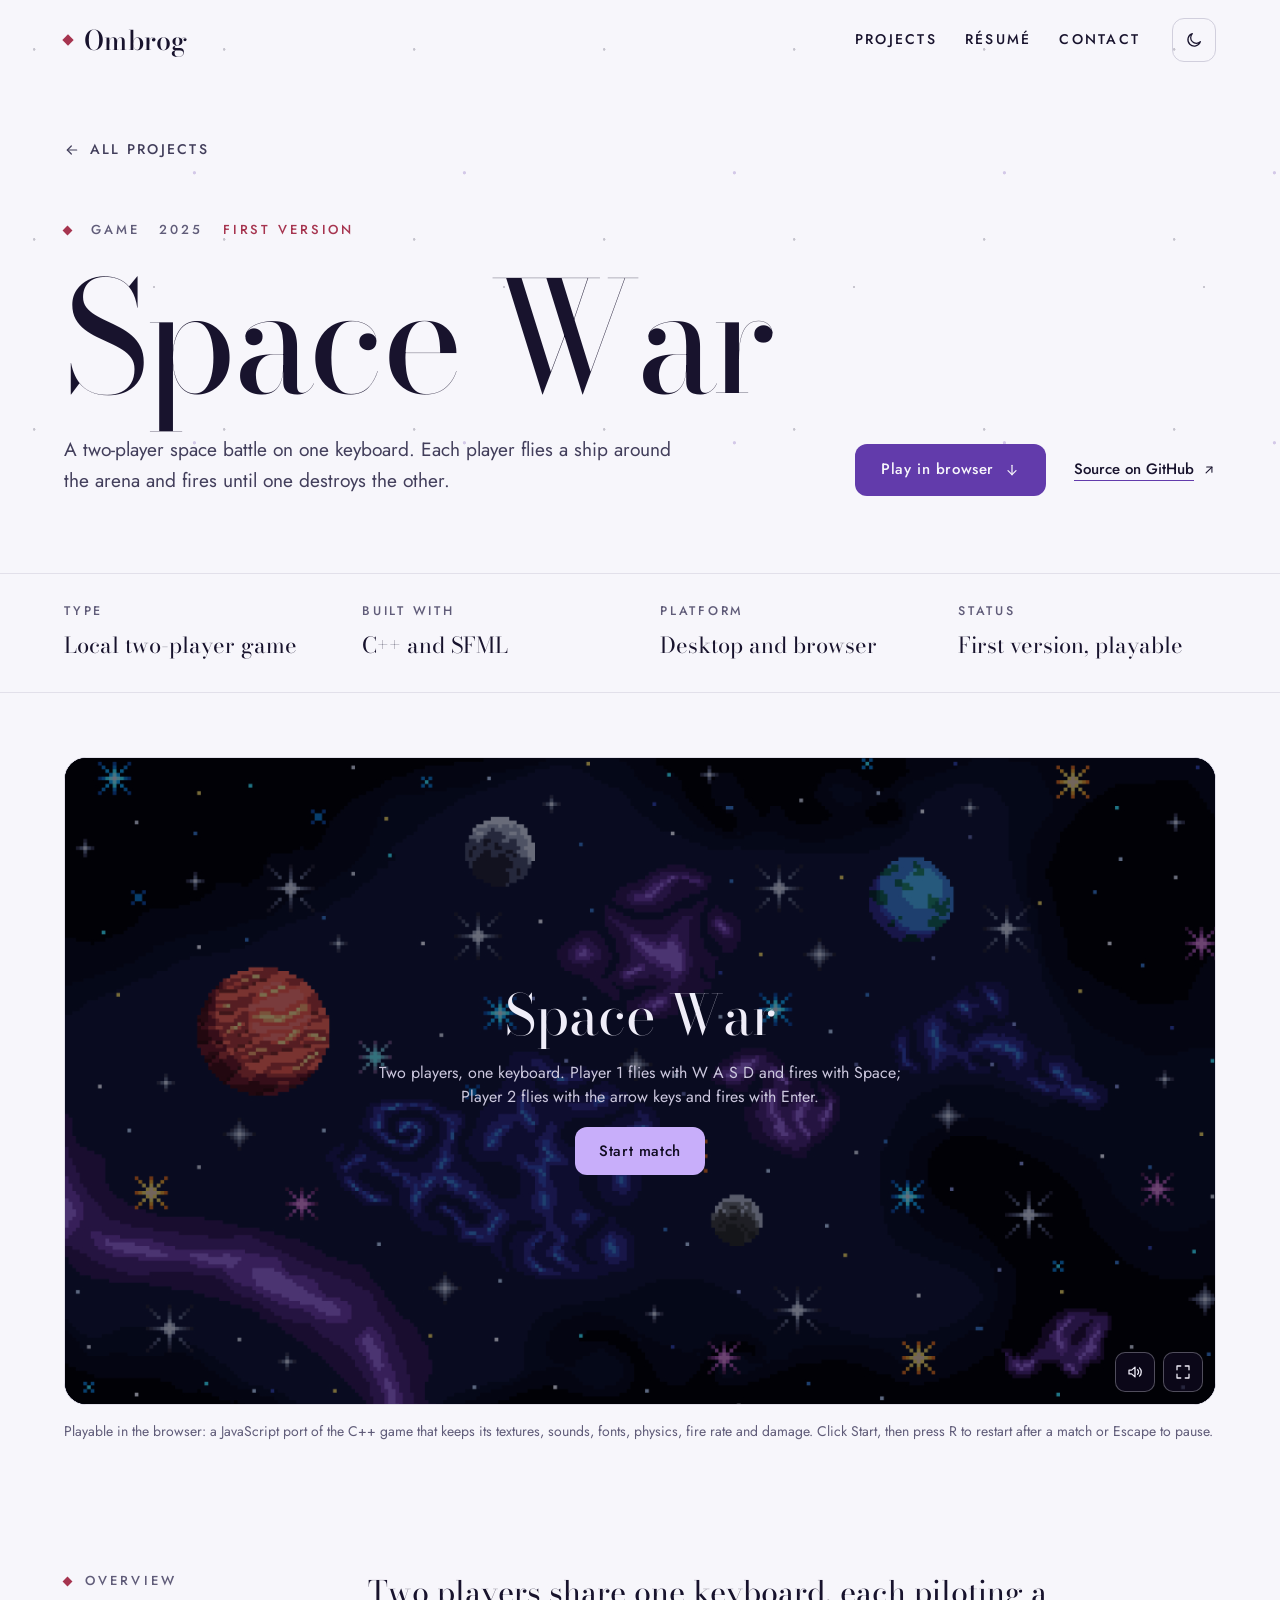
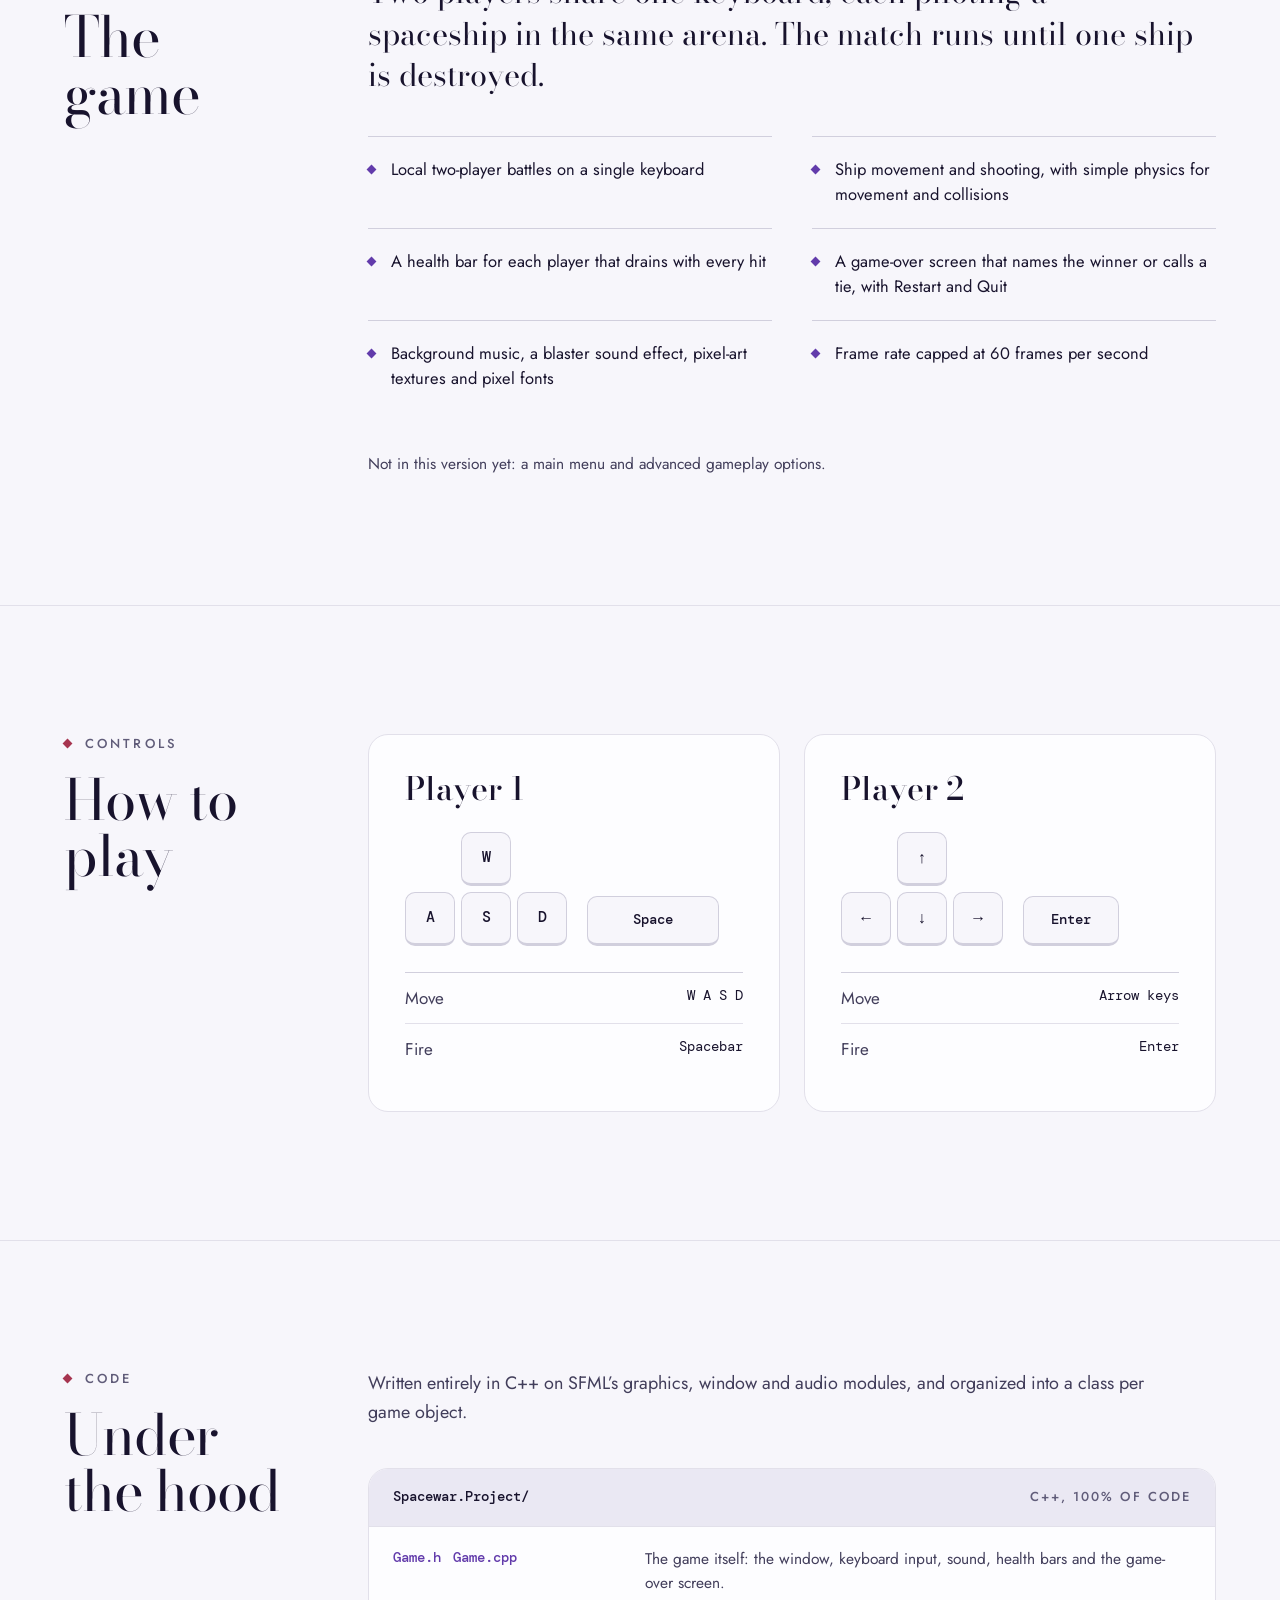
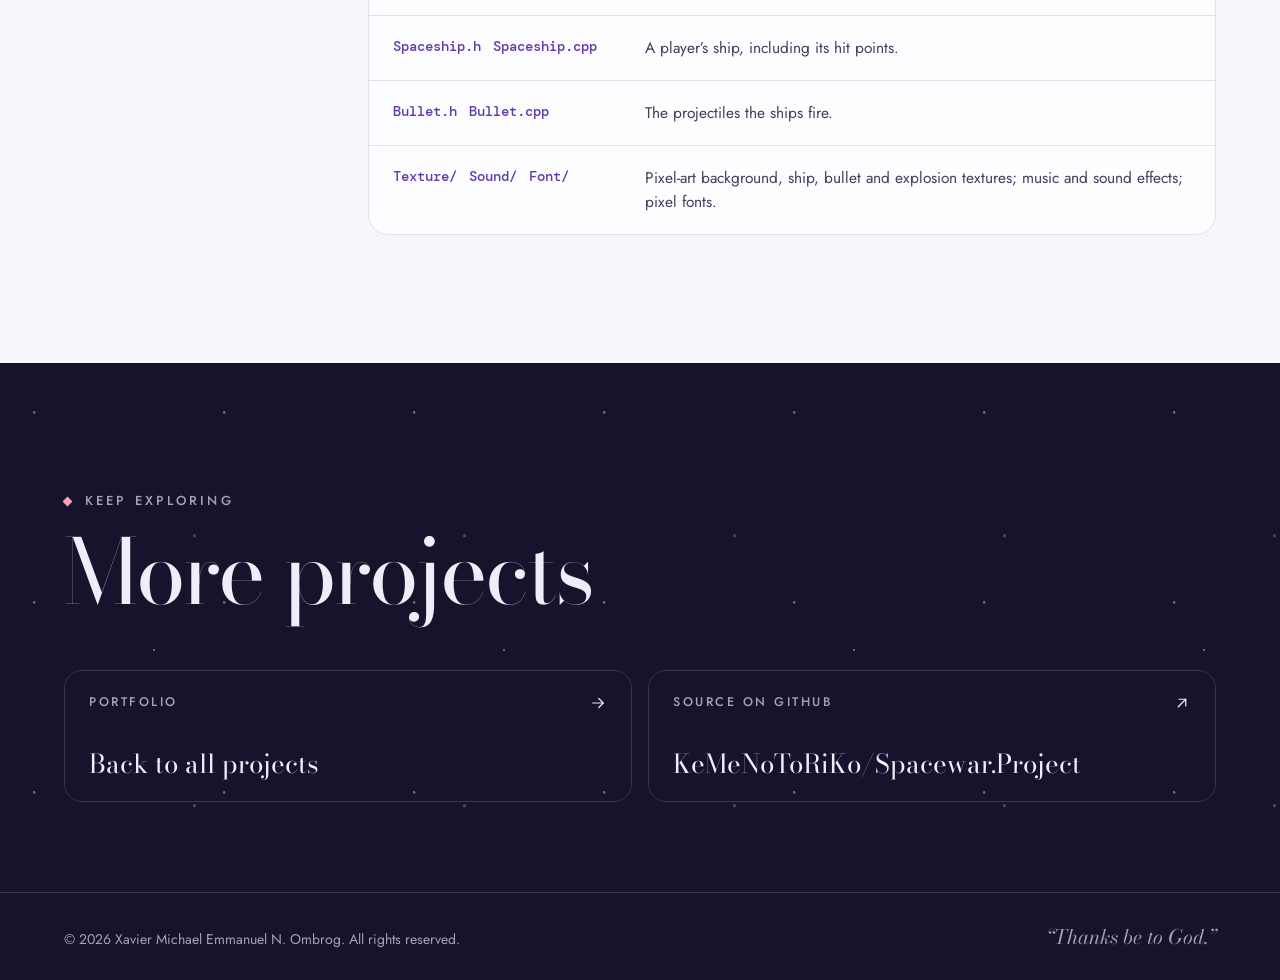
<file: spacewar.html>
<!doctype html>
<html lang="en">
<head>
<meta charset="utf-8">
<meta name="viewport" content="width=device-width, initial-scale=1">
<title>Space War — Project</title>
<meta name="description" content="Space War: a two-player space battle on one keyboard, written in C++ with SFML.">
<link rel="preconnect" href="https://fonts.googleapis.com">
<link rel="preconnect" href="https://fonts.gstatic.com" crossorigin="anonymous">
<link href="https://fonts.googleapis.com/css2?family=Bodoni+Moda:ital,opsz,wght@0,6..96,400..700;1,6..96,400..700&amp;family=DM+Mono:wght@400;500&amp;family=Jost:wght@400;500;600&amp;display=swap" rel="stylesheet">
<style>
html{scroll-behavior:smooth}
body{margin:0;background:#100B21}
body:has(.t-day){background:#F7F6FB}
.t-night{--bg:#100B21;--surface:#18132D;--surface-2:#221C3A;--ink:#EFEDF8;--ink-2:#CBC7DD;--muted:#A6A0BC;--line:#373350;--line-soft:#26223D;--accent:#C8AEFA;--accent-2:#F6A3AF;--btn:#C8AEFA;--btn-ink:#100B21;--btn-hover:#EFEDF8;--star:rgba(239,237,248,0.5);--star-dim:rgba(200,174,250,0.4);color-scheme:dark}
.t-day{--bg:#F7F6FB;--surface:#FDFDFF;--surface-2:#EAE8F3;--ink:#18132D;--ink-2:#423E5B;--muted:#605C79;--line:#D1CFDD;--line-soft:#E2E0EA;--accent:#623BAB;--accent-2:#A6344F;--btn:#623BAB;--btn-ink:#F7F6FB;--btn-hover:#18132D;--star:rgba(24,19,45,0.22);--star-dim:rgba(98,59,171,0.24);color-scheme:light}
.band{--band:#18132D;--band-ink:#EFEDF8;--band-muted:#A6A0BC;--band-line:#373350;--band-accent:#C8AEFA;--accent:#C8AEFA;--accent-2:#F6A3AF;--star:rgba(239,237,248,0.4);--star-dim:rgba(200,174,250,0.3)}
.stars{background-image:radial-gradient(circle at 18% 26%,var(--star) 0 1px,transparent 1.6px),radial-gradient(circle at 72% 64%,var(--star-dim) 0 1.2px,transparent 2px),radial-gradient(circle at 44% 82%,var(--star) 0 0.7px,transparent 1.3px);background-size:190px 190px,270px 270px,350px 350px}
a{color:inherit;text-decoration:none}
a:hover{color:var(--accent)}
.band a:hover{color:var(--band-accent)}
.btn:hover{background:var(--btn-hover) !important;color:var(--btn-ink) !important}
.toggle:hover{border-color:var(--accent) !important}
.tile{transition:border-color .2s ease,background-color .2s ease}
.tile:hover{border-color:var(--band-accent) !important;background-color:rgba(200,174,250,0.06) !important}
:focus-visible{outline:2px solid var(--accent);outline-offset:3px}
::selection{background:var(--accent);color:var(--bg)}
@media (max-width:600px){.mast-nav{order:3;width:100%}}
.t-day .icon-sun,.t-night .icon-moon{display:none}
[hidden]{display:none !important}
.sw-tool:hover{border-color:#C8AEFA !important}
#sw-stage:fullscreen{border-radius:0 !important;border:0 !important;background:#000 !important}
#sw-stage:focus-visible{outline:2px solid var(--accent);outline-offset:3px}
@media (max-width:600px){.sw-desc{display:none}#sw-stage:has(#sw-overlay:not([hidden])) .sw-tools{display:none !important}}
</style>
</head>
<body>
<div id="top" class="t-night" style="background: var(--bg); color: var(--ink); font-family: 'Jost', 'Futura', 'Avenir Next', 'Century Gothic', sans-serif; font-size: 17px; line-height: 1.55; -webkit-font-smoothing: antialiased; overflow-x: clip; transition: background-color 0.3s ease, color 0.3s ease">
  <script src="site.js"></script>

  <!-- Masthead and title, over a faint starfield -->
  <div class="stars" style="border-bottom: 1px solid var(--line-soft)">
    <header>
      <div style="max-width: 1280px; margin: 0 auto; padding: 18px clamp(20px, 5vw, 64px); box-sizing: border-box; display: flex; flex-wrap: wrap; align-items: center; justify-content: space-between; gap: 8px 32px">
        <a href="index.html" style="display: flex; align-items: center; gap: 12px; min-height: 44px; margin-right: auto">
          <span aria-hidden="true" style="display: inline-block; width: 8px; height: 8px; background: var(--accent-2); transform: rotate(45deg); flex: none"></span>
          <span style="font-family: 'Bodoni Moda', 'Bodoni 72', Didot, Georgia, serif; font-size: 27px; font-weight: 500; line-height: 1; letter-spacing: 0.01em">Ombrog</span>
        </a>
        <nav class="mast-nav" aria-label="Site" style="display: flex; flex-wrap: wrap; gap: 0 28px; font-size: 14px; font-weight: 500; letter-spacing: 0.16em; text-transform: uppercase">
          <a href="index.html#projects" style="display: flex; align-items: center; min-height: 44px">Projects</a>
          <a href="index.html#resume" style="display: flex; align-items: center; min-height: 44px">Résumé</a>
          <a href="index.html#contact" style="display: flex; align-items: center; min-height: 44px">Contact</a>
        </nav>
        <button type="button" class="toggle" id="theme-toggle" aria-label="Switch to light theme" title="Switch to light theme" style="width: 44px; height: 44px; padding: 0; display: inline-flex; align-items: center; justify-content: center; border-radius: 12px; border: 1px solid var(--line); background: transparent; color: var(--ink); cursor: pointer; transition: border-color 0.2s ease">
          <svg class="icon-moon" width="18" height="18" viewBox="0 0 24 24" fill="none" stroke="currentColor" stroke-width="1.7" stroke-linecap="round" stroke-linejoin="round" aria-hidden="true"><path d="M20.5 14.2A8.5 8.5 0 1 1 9.8 3.5a6.8 6.8 0 0 0 10.7 10.7z"></path></svg>
          <svg class="icon-sun" width="18" height="18" viewBox="0 0 24 24" fill="none" stroke="currentColor" stroke-width="1.7" stroke-linecap="round" stroke-linejoin="round" aria-hidden="true"><circle cx="12" cy="12" r="4"></circle><path d="M12 2.5v2M12 19.5v2M4.6 4.6L6 6M18 18l1.4 1.4M2.5 12h2M19.5 12h2M4.6 19.4L6 18M18 6l1.4-1.4"></path></svg>
        </button>
      </div>
    </header>

    <!-- Title -->
    <section aria-labelledby="pj-title" style="max-width: 1280px; margin: 0 auto; padding: clamp(28px, 4vw, 48px) clamp(20px, 5vw, 64px) clamp(48px, 6vw, 80px); box-sizing: border-box; display: flex; flex-direction: column; gap: 28px">
      <a href="index.html#projects" style="align-self: flex-start; display: inline-flex; align-items: center; gap: 10px; min-height: 44px; font-size: 14px; font-weight: 500; letter-spacing: 0.16em; text-transform: uppercase; color: var(--ink-2)">
        <svg width="16" height="16" viewBox="0 0 24 24" fill="none" stroke="currentColor" stroke-width="1.8" stroke-linecap="round" stroke-linejoin="round" aria-hidden="true"><path d="M19 12H5"></path><path d="M11 6l-6 6 6 6"></path></svg>
        <span>All projects</span>
      </a>
      <p style="margin: 20px 0 0; display: flex; flex-wrap: wrap; align-items: center; gap: 8px 20px; font-size: 13px; font-weight: 500; letter-spacing: 0.22em; text-transform: uppercase; color: var(--muted)">
        <span aria-hidden="true" style="display: inline-block; width: 7px; height: 7px; background: var(--accent-2); transform: rotate(45deg); flex: none"></span>
        <span>Game</span>
        <span>2025</span>
        <span style="color: var(--accent-2)">First version</span>
      </p>
      <div style="display: flex; flex-wrap: wrap; align-items: flex-end; justify-content: space-between; gap: 32px 64px">
        <div style="flex: 999 1 560px; min-width: 0; display: flex; flex-direction: column; gap: 28px">
          <h1 id="pj-title" style="margin: 0; font-family: 'Bodoni Moda', 'Bodoni 72', Didot, Georgia, serif; font-weight: 400; font-size: clamp(4rem, 12vw, 10.5rem); line-height: 0.9; letter-spacing: -0.03em">Space War</h1>
          <p style="margin: 0; max-width: 38rem; font-size: clamp(1.125rem, 1.5vw, 1.3rem); line-height: 1.6; color: var(--ink-2); text-wrap: pretty">A two-player space battle on one keyboard. Each player flies a ship around the arena and fires until one destroys the other.</p>
        </div>
        <div style="display: flex; flex-wrap: wrap; align-items: center; gap: 12px 28px">
          <a class="btn" href="#play" style="display: inline-flex; align-items: center; gap: 10px; min-height: 52px; padding: 0 26px; border-radius: 12px; background: var(--btn); color: var(--btn-ink); font-size: 15px; font-weight: 500; letter-spacing: 0.04em; transition: background-color 0.2s ease, color 0.2s ease">
            <span>Play in browser</span>
            <svg width="16" height="16" viewBox="0 0 24 24" fill="none" stroke="currentColor" stroke-width="1.8" stroke-linecap="round" stroke-linejoin="round" aria-hidden="true"><path d="M12 5v14"></path><path d="M6 13l6 6 6-6"></path></svg>
          </a>
          <a href="https://github.com/KeMeNoToRiKo/Spacewar.Project" target="_blank" rel="noopener" style="display: inline-flex; align-items: center; gap: 8px; min-height: 44px; font-size: 15px; font-weight: 500; text-decoration: underline; text-decoration-thickness: 1px; text-underline-offset: 6px; text-decoration-color: var(--accent)">
            <span>Source on GitHub</span>
            <svg width="14" height="14" viewBox="0 0 24 24" fill="none" stroke="currentColor" stroke-width="1.8" stroke-linecap="round" stroke-linejoin="round" aria-hidden="true"><path d="M7 17L17 7"></path><path d="M8 7h9v9"></path></svg>
          </a>
        </div>
      </div>
    </section>
  </div>

  <main>
    <!-- Facts -->
    <div style="border-bottom: 1px solid var(--line-soft)">
      <div style="max-width: 1280px; margin: 0 auto; padding: 0 clamp(20px, 5vw, 64px); box-sizing: border-box">
        <dl style="margin: 0; display: grid; grid-template-columns: repeat(auto-fit, minmax(min(220px, 100%), 1fr)); gap: 0 40px">
          <div style="display: flex; flex-direction: column; gap: 10px; padding: 28px 0 32px">
            <dt style="font-size: 12.5px; font-weight: 500; letter-spacing: 0.22em; text-transform: uppercase; color: var(--muted)">Type</dt>
            <dd style="margin: 0; font-family: 'Bodoni Moda', 'Bodoni 72', Didot, Georgia, serif; font-size: 22px; line-height: 1.3">Local two-player game</dd>
          </div>
          <div style="display: flex; flex-direction: column; gap: 10px; padding: 28px 0 32px">
            <dt style="font-size: 12.5px; font-weight: 500; letter-spacing: 0.22em; text-transform: uppercase; color: var(--muted)">Built with</dt>
            <dd style="margin: 0; font-family: 'Bodoni Moda', 'Bodoni 72', Didot, Georgia, serif; font-size: 22px; line-height: 1.3">C++ and SFML</dd>
          </div>
          <div style="display: flex; flex-direction: column; gap: 10px; padding: 28px 0 32px">
            <dt style="font-size: 12.5px; font-weight: 500; letter-spacing: 0.22em; text-transform: uppercase; color: var(--muted)">Platform</dt>
            <dd style="margin: 0; font-family: 'Bodoni Moda', 'Bodoni 72', Didot, Georgia, serif; font-size: 22px; line-height: 1.3">Desktop and browser</dd>
          </div>
          <div style="display: flex; flex-direction: column; gap: 10px; padding: 28px 0 32px">
            <dt style="font-size: 12.5px; font-weight: 500; letter-spacing: 0.22em; text-transform: uppercase; color: var(--muted)">Status</dt>
            <dd style="margin: 0; font-family: 'Bodoni Moda', 'Bodoni 72', Didot, Georgia, serif; font-size: 22px; line-height: 1.3">First version, playable</dd>
          </div>
        </dl>
      </div>
    </div>

    <!-- Playable game (JavaScript port in assets/spacewar/game.js) -->
    <figure id="play" style="max-width: 1280px; margin: 0 auto; padding: clamp(40px, 5vw, 64px) clamp(20px, 5vw, 64px) 0; box-sizing: border-box; display: flex; flex-direction: column; gap: 16px; scroll-margin-top: 8px">
      <div id="sw-stage" tabindex="0" role="application" aria-roledescription="game" aria-label="Space War. Player 1 turns with A and D, thrusts with W, reverses with S and fires with Space. Player 2 uses the arrow keys and fires with Enter. R restarts after a match, Escape pauses, M mutes, F toggles full screen." style="position: relative; aspect-ratio: 16 / 9; border-radius: 22px; overflow: hidden; background: #0B0E24; border: 1px solid var(--line-soft)">
        <canvas width="1280" height="720" aria-hidden="true" style="display: block; width: 100%; height: 100%; object-fit: contain; image-rendering: pixelated"></canvas>
        <div id="sw-overlay" style="position: absolute; inset: 0; display: flex; flex-direction: column; align-items: center; justify-content: center; gap: clamp(10px, 1.6vw, 18px); padding: 24px; box-sizing: border-box; text-align: center; background: rgba(11, 14, 36, 0.55) url('assets/spacewar/Background2.jpg') center / cover no-repeat; background-blend-mode: multiply; color: #EFEDF8; cursor: pointer">
          <p id="sw-overlay-title" style="margin: 0; font-family: 'Bodoni Moda', 'Bodoni 72', Didot, Georgia, serif; font-size: clamp(1.75rem, 4.6vw, 3.5rem); line-height: 1">Space War</p>
          <p class="sw-desc" style="margin: 0; max-width: 34rem; font-size: clamp(13px, 1.4vw, 16px); line-height: 1.5; color: #CBC7DD">Two players, one keyboard. Player 1 flies with W A S D and fires with Space; Player 2 flies with the arrow keys and fires with Enter.</p>
          <button id="sw-start" type="button" class="btn" disabled style="display: inline-flex; align-items: center; gap: 10px; min-height: 48px; padding: 0 24px; border: 0; border-radius: 12px; background: #C8AEFA; color: #100B21; font-family: inherit; font-size: 15px; font-weight: 500; letter-spacing: 0.04em; cursor: pointer; transition: background-color 0.2s ease, color 0.2s ease">Loading…</button>
          <p id="sw-touch" hidden style="margin: 0; font-size: 13px; color: #F6A3AF">Needs a physical keyboard.</p>
        </div>
        <div class="sw-tools" style="position: absolute; right: 12px; bottom: 12px; display: flex; gap: 8px">
          <button id="sw-mute" class="sw-tool" type="button" aria-pressed="false" aria-label="Mute sound (M)" title="Mute sound (M)" style="width: 40px; height: 40px; padding: 0; display: inline-flex; align-items: center; justify-content: center; border-radius: 10px; border: 1px solid rgba(239, 237, 248, 0.3); background: rgba(16, 11, 33, 0.7); color: #EFEDF8; cursor: pointer">
            <svg data-icon="on" width="18" height="18" viewBox="0 0 24 24" fill="none" stroke="currentColor" stroke-width="1.7" stroke-linecap="round" stroke-linejoin="round" aria-hidden="true"><path d="M4 9.5h3.5L12 5.5v13l-4.5-4H4z"></path><path d="M15.5 9a4.2 4.2 0 0 1 0 6"></path><path d="M18 6.5a7.6 7.6 0 0 1 0 11"></path></svg>
            <svg data-icon="off" hidden width="18" height="18" viewBox="0 0 24 24" fill="none" stroke="currentColor" stroke-width="1.7" stroke-linecap="round" stroke-linejoin="round" aria-hidden="true"><path d="M4 9.5h3.5L12 5.5v13l-4.5-4H4z"></path><path d="M16 9.5l5 5M21 9.5l-5 5"></path></svg>
          </button>
          <button id="sw-fullscreen" class="sw-tool" type="button" aria-label="Full screen (F)" title="Full screen (F)" style="width: 40px; height: 40px; padding: 0; display: inline-flex; align-items: center; justify-content: center; border-radius: 10px; border: 1px solid rgba(239, 237, 248, 0.3); background: rgba(16, 11, 33, 0.7); color: #EFEDF8; cursor: pointer">
            <svg width="18" height="18" viewBox="0 0 24 24" fill="none" stroke="currentColor" stroke-width="1.7" stroke-linecap="round" stroke-linejoin="round" aria-hidden="true"><path d="M4 9V4h5M15 4h5v5M20 15v5h-5M9 20H4v-5"></path></svg>
          </button>
        </div>
      </div>
      <figcaption style="font-size: 14px; line-height: 1.55; color: var(--muted)">Playable in the browser: a JavaScript port of the C++ game that keeps its textures, sounds, fonts, physics, fire rate and damage. Click Start, then press R to restart after a match or Escape to pause.</figcaption>
    </figure>
    <script src="assets/spacewar/game.js" defer></script>

    <!-- Overview -->
    <section aria-labelledby="overview-title" style="max-width: 1280px; margin: 0 auto; padding: clamp(80px, 10vw, 136px) clamp(20px, 5vw, 64px); box-sizing: border-box; display: flex; flex-wrap: wrap; gap: 32px 64px">
      <div style="flex: 1 1 240px; display: flex; flex-direction: column; gap: 18px">
        <p style="margin: 0; display: flex; align-items: center; gap: 14px; font-size: 13px; font-weight: 500; letter-spacing: 0.24em; text-transform: uppercase; color: var(--muted)">
          <span aria-hidden="true" style="display: inline-block; width: 7px; height: 7px; background: var(--accent-2); transform: rotate(45deg); flex: none"></span>
          <span>Overview</span>
        </p>
        <h2 id="overview-title" style="margin: 0; font-family: 'Bodoni Moda', 'Bodoni 72', Didot, Georgia, serif; font-weight: 400; font-size: clamp(2.5rem, 4.4vw, 4rem); line-height: 1; letter-spacing: -0.02em">The game</h2>
      </div>
      <div style="flex: 999 1 600px; min-width: 0; display: flex; flex-direction: column; gap: 40px">
        <p style="margin: 0; font-family: 'Bodoni Moda', 'Bodoni 72', Didot, Georgia, serif; font-size: clamp(1.5rem, 2.4vw, 2.25rem); line-height: 1.35; text-wrap: pretty">Two players share one keyboard, each piloting a spaceship in the same arena. The match runs until one ship is destroyed.</p>
        <ul style="margin: 0; padding: 0; list-style: none; display: grid; grid-template-columns: repeat(auto-fit, minmax(min(280px, 100%), 1fr)); gap: 0 40px">
          <li style="display: flex; align-items: baseline; gap: 16px; padding: 20px 0; border-top: 1px solid var(--line)">
            <span aria-hidden="true" style="display: inline-block; width: 7px; height: 7px; background: var(--accent); transform: translateY(-2px) rotate(45deg); flex: none"></span>
            <span style="font-size: 16.5px; line-height: 1.55">Local two-player battles on a single keyboard</span>
          </li>
          <li style="display: flex; align-items: baseline; gap: 16px; padding: 20px 0; border-top: 1px solid var(--line)">
            <span aria-hidden="true" style="display: inline-block; width: 7px; height: 7px; background: var(--accent); transform: translateY(-2px) rotate(45deg); flex: none"></span>
            <span style="font-size: 16.5px; line-height: 1.55">Ship movement and shooting, with simple physics for movement and collisions</span>
          </li>
          <li style="display: flex; align-items: baseline; gap: 16px; padding: 20px 0; border-top: 1px solid var(--line)">
            <span aria-hidden="true" style="display: inline-block; width: 7px; height: 7px; background: var(--accent); transform: translateY(-2px) rotate(45deg); flex: none"></span>
            <span style="font-size: 16.5px; line-height: 1.55">A health bar for each player that drains with every hit</span>
          </li>
          <li style="display: flex; align-items: baseline; gap: 16px; padding: 20px 0; border-top: 1px solid var(--line)">
            <span aria-hidden="true" style="display: inline-block; width: 7px; height: 7px; background: var(--accent); transform: translateY(-2px) rotate(45deg); flex: none"></span>
            <span style="font-size: 16.5px; line-height: 1.55">A game-over screen that names the winner or calls a tie, with Restart and Quit</span>
          </li>
          <li style="display: flex; align-items: baseline; gap: 16px; padding: 20px 0; border-top: 1px solid var(--line)">
            <span aria-hidden="true" style="display: inline-block; width: 7px; height: 7px; background: var(--accent); transform: translateY(-2px) rotate(45deg); flex: none"></span>
            <span style="font-size: 16.5px; line-height: 1.55">Background music, a blaster sound effect, pixel-art textures and pixel fonts</span>
          </li>
          <li style="display: flex; align-items: baseline; gap: 16px; padding: 20px 0; border-top: 1px solid var(--line)">
            <span aria-hidden="true" style="display: inline-block; width: 7px; height: 7px; background: var(--accent); transform: translateY(-2px) rotate(45deg); flex: none"></span>
            <span style="font-size: 16.5px; line-height: 1.55">Frame rate capped at 60 frames per second</span>
          </li>
        </ul>
        <p style="margin: 0; font-size: 15.5px; line-height: 1.6; color: var(--ink-2)">Not in this version yet: a main menu and advanced gameplay options.</p>
      </div>
    </section>

    <!-- Controls -->
    <section aria-labelledby="controls-title" style="border-top: 1px solid var(--line-soft)">
      <div style="max-width: 1280px; margin: 0 auto; padding: clamp(80px, 10vw, 136px) clamp(20px, 5vw, 64px); box-sizing: border-box; display: flex; flex-wrap: wrap; gap: 32px 64px">
        <div style="flex: 1 1 240px; display: flex; flex-direction: column; gap: 18px">
          <p style="margin: 0; display: flex; align-items: center; gap: 14px; font-size: 13px; font-weight: 500; letter-spacing: 0.24em; text-transform: uppercase; color: var(--muted)">
            <span aria-hidden="true" style="display: inline-block; width: 7px; height: 7px; background: var(--accent-2); transform: rotate(45deg); flex: none"></span>
            <span>Controls</span>
          </p>
          <h2 id="controls-title" style="margin: 0; font-family: 'Bodoni Moda', 'Bodoni 72', Didot, Georgia, serif; font-weight: 400; font-size: clamp(2.5rem, 4.4vw, 4rem); line-height: 1; letter-spacing: -0.02em">How to play</h2>
        </div>
        <div style="flex: 999 1 600px; min-width: 0; display: grid; grid-template-columns: repeat(auto-fit, minmax(min(300px, 100%), 1fr)); gap: 24px">
          <!-- Player 1 -->
          <div style="display: flex; flex-direction: column; gap: 26px; padding: clamp(24px, 3vw, 36px); background: var(--surface); border: 1px solid var(--line-soft); border-radius: 20px">
            <h3 style="margin: 0; font-family: 'Bodoni Moda', 'Bodoni 72', Didot, Georgia, serif; font-weight: 500; font-size: 32px; line-height: 1.1">Player 1</h3>
            <div aria-hidden="true" style="display: flex; flex-wrap: wrap; align-items: flex-end; gap: 20px">
              <div style="display: grid; grid-template-columns: repeat(3, 50px); gap: 6px">
                <span></span>
                <kbd style="display: flex; align-items: center; justify-content: center; height: 50px; border: 1px solid var(--line); border-bottom-width: 3px; border-radius: 10px; background: var(--bg); color: var(--ink); font-family: 'DM Mono', ui-monospace, Menlo, monospace; font-size: 15px; font-weight: 500">W</kbd>
                <span></span>
                <kbd style="display: flex; align-items: center; justify-content: center; height: 50px; border: 1px solid var(--line); border-bottom-width: 3px; border-radius: 10px; background: var(--bg); color: var(--ink); font-family: 'DM Mono', ui-monospace, Menlo, monospace; font-size: 15px; font-weight: 500">A</kbd>
                <kbd style="display: flex; align-items: center; justify-content: center; height: 50px; border: 1px solid var(--line); border-bottom-width: 3px; border-radius: 10px; background: var(--bg); color: var(--ink); font-family: 'DM Mono', ui-monospace, Menlo, monospace; font-size: 15px; font-weight: 500">S</kbd>
                <kbd style="display: flex; align-items: center; justify-content: center; height: 50px; border: 1px solid var(--line); border-bottom-width: 3px; border-radius: 10px; background: var(--bg); color: var(--ink); font-family: 'DM Mono', ui-monospace, Menlo, monospace; font-size: 15px; font-weight: 500">D</kbd>
              </div>
              <kbd style="display: flex; align-items: center; justify-content: center; height: 50px; min-width: 132px; padding: 0 16px; box-sizing: border-box; border: 1px solid var(--line); border-bottom-width: 3px; border-radius: 10px; background: var(--bg); color: var(--ink); font-family: 'DM Mono', ui-monospace, Menlo, monospace; font-size: 14px; font-weight: 500">Space</kbd>
            </div>
            <dl style="margin: 0; display: flex; flex-direction: column; border-top: 1px solid var(--line)">
              <div style="display: flex; justify-content: space-between; gap: 16px; padding: 12px 0; border-bottom: 1px solid var(--line-soft)">
                <dt style="color: var(--ink-2)">Move</dt>
                <dd style="margin: 0; font-family: 'DM Mono', ui-monospace, Menlo, monospace; font-size: 14px">W A S D</dd>
              </div>
              <div style="display: flex; justify-content: space-between; gap: 16px; padding: 12px 0">
                <dt style="color: var(--ink-2)">Fire</dt>
                <dd style="margin: 0; font-family: 'DM Mono', ui-monospace, Menlo, monospace; font-size: 14px">Spacebar</dd>
              </div>
            </dl>
          </div>
          <!-- Player 2 -->
          <div style="display: flex; flex-direction: column; gap: 26px; padding: clamp(24px, 3vw, 36px); background: var(--surface); border: 1px solid var(--line-soft); border-radius: 20px">
            <h3 style="margin: 0; font-family: 'Bodoni Moda', 'Bodoni 72', Didot, Georgia, serif; font-weight: 500; font-size: 32px; line-height: 1.1">Player 2</h3>
            <div aria-hidden="true" style="display: flex; flex-wrap: wrap; align-items: flex-end; gap: 20px">
              <div style="display: grid; grid-template-columns: repeat(3, 50px); gap: 6px">
                <span></span>
                <kbd style="display: flex; align-items: center; justify-content: center; height: 50px; border: 1px solid var(--line); border-bottom-width: 3px; border-radius: 10px; background: var(--bg); color: var(--ink); font-family: 'DM Mono', ui-monospace, Menlo, monospace; font-size: 16px; font-weight: 500">↑</kbd>
                <span></span>
                <kbd style="display: flex; align-items: center; justify-content: center; height: 50px; border: 1px solid var(--line); border-bottom-width: 3px; border-radius: 10px; background: var(--bg); color: var(--ink); font-family: 'DM Mono', ui-monospace, Menlo, monospace; font-size: 16px; font-weight: 500">←</kbd>
                <kbd style="display: flex; align-items: center; justify-content: center; height: 50px; border: 1px solid var(--line); border-bottom-width: 3px; border-radius: 10px; background: var(--bg); color: var(--ink); font-family: 'DM Mono', ui-monospace, Menlo, monospace; font-size: 16px; font-weight: 500">↓</kbd>
                <kbd style="display: flex; align-items: center; justify-content: center; height: 50px; border: 1px solid var(--line); border-bottom-width: 3px; border-radius: 10px; background: var(--bg); color: var(--ink); font-family: 'DM Mono', ui-monospace, Menlo, monospace; font-size: 16px; font-weight: 500">→</kbd>
              </div>
              <kbd style="display: flex; align-items: center; justify-content: center; height: 50px; min-width: 96px; padding: 0 16px; box-sizing: border-box; border: 1px solid var(--line); border-bottom-width: 3px; border-radius: 10px; background: var(--bg); color: var(--ink); font-family: 'DM Mono', ui-monospace, Menlo, monospace; font-size: 14px; font-weight: 500">Enter</kbd>
            </div>
            <dl style="margin: 0; display: flex; flex-direction: column; border-top: 1px solid var(--line)">
              <div style="display: flex; justify-content: space-between; gap: 16px; padding: 12px 0; border-bottom: 1px solid var(--line-soft)">
                <dt style="color: var(--ink-2)">Move</dt>
                <dd style="margin: 0; font-family: 'DM Mono', ui-monospace, Menlo, monospace; font-size: 14px">Arrow keys</dd>
              </div>
              <div style="display: flex; justify-content: space-between; gap: 16px; padding: 12px 0">
                <dt style="color: var(--ink-2)">Fire</dt>
                <dd style="margin: 0; font-family: 'DM Mono', ui-monospace, Menlo, monospace; font-size: 14px">Enter</dd>
              </div>
            </dl>
          </div>
        </div>
      </div>
    </section>

    <!-- Under the hood -->
    <section aria-labelledby="code-title" style="border-top: 1px solid var(--line-soft)">
      <div style="max-width: 1280px; margin: 0 auto; padding: clamp(80px, 10vw, 136px) clamp(20px, 5vw, 64px); box-sizing: border-box; display: flex; flex-wrap: wrap; gap: 32px 64px">
        <div style="flex: 1 1 240px; display: flex; flex-direction: column; gap: 18px">
          <p style="margin: 0; display: flex; align-items: center; gap: 14px; font-size: 13px; font-weight: 500; letter-spacing: 0.24em; text-transform: uppercase; color: var(--muted)">
            <span aria-hidden="true" style="display: inline-block; width: 7px; height: 7px; background: var(--accent-2); transform: rotate(45deg); flex: none"></span>
            <span>Code</span>
          </p>
          <h2 id="code-title" style="margin: 0; font-family: 'Bodoni Moda', 'Bodoni 72', Didot, Georgia, serif; font-weight: 400; font-size: clamp(2.5rem, 4.4vw, 4rem); line-height: 1; letter-spacing: -0.02em">Under the hood</h2>
        </div>
        <div style="flex: 999 1 600px; min-width: 0; display: flex; flex-direction: column; gap: 40px">
          <p style="margin: 0; font-size: 18px; line-height: 1.65; color: var(--ink-2); text-wrap: pretty">Written entirely in C++ on SFML’s graphics, window and audio modules, and organized into a class per game object.</p>
          <div style="border: 1px solid var(--line-soft); border-radius: 20px; overflow: hidden; background: var(--surface)">
            <div style="display: flex; flex-wrap: wrap; align-items: baseline; justify-content: space-between; gap: 6px 24px; padding: 18px 24px; border-bottom: 1px solid var(--line-soft); background: var(--surface-2)">
              <span style="font-family: 'DM Mono', ui-monospace, Menlo, monospace; font-size: 13.5px; font-weight: 500">Spacewar.Project/</span>
              <span style="font-size: 13px; font-weight: 500; letter-spacing: 0.16em; text-transform: uppercase; color: var(--muted)">C++, 100% of code</span>
            </div>
            <dl style="margin: 0; display: flex; flex-direction: column">
              <div style="display: flex; flex-wrap: wrap; gap: 8px 32px; padding: 20px 24px; border-bottom: 1px solid var(--line-soft)">
                <dt style="flex: 0 0 220px; display: flex; flex-wrap: wrap; gap: 4px 12px; font-family: 'DM Mono', ui-monospace, Menlo, monospace; font-size: 14px; font-weight: 500; color: var(--accent)"><span>Game.h</span><span>Game.cpp</span></dt>
                <dd style="flex: 1 1 280px; margin: 0; font-size: 15.5px; line-height: 1.55; color: var(--ink-2)">The game itself: the window, keyboard input, sound, health bars and the game-over screen.</dd>
              </div>
              <div style="display: flex; flex-wrap: wrap; gap: 8px 32px; padding: 20px 24px; border-bottom: 1px solid var(--line-soft)">
                <dt style="flex: 0 0 220px; display: flex; flex-wrap: wrap; gap: 4px 12px; font-family: 'DM Mono', ui-monospace, Menlo, monospace; font-size: 14px; font-weight: 500; color: var(--accent)"><span>Spaceship.h</span><span>Spaceship.cpp</span></dt>
                <dd style="flex: 1 1 280px; margin: 0; font-size: 15.5px; line-height: 1.55; color: var(--ink-2)">A player’s ship, including its hit points.</dd>
              </div>
              <div style="display: flex; flex-wrap: wrap; gap: 8px 32px; padding: 20px 24px; border-bottom: 1px solid var(--line-soft)">
                <dt style="flex: 0 0 220px; display: flex; flex-wrap: wrap; gap: 4px 12px; font-family: 'DM Mono', ui-monospace, Menlo, monospace; font-size: 14px; font-weight: 500; color: var(--accent)"><span>Bullet.h</span><span>Bullet.cpp</span></dt>
                <dd style="flex: 1 1 280px; margin: 0; font-size: 15.5px; line-height: 1.55; color: var(--ink-2)">The projectiles the ships fire.</dd>
              </div>
              <div style="display: flex; flex-wrap: wrap; gap: 8px 32px; padding: 20px 24px">
                <dt style="flex: 0 0 220px; display: flex; flex-wrap: wrap; gap: 4px 12px; font-family: 'DM Mono', ui-monospace, Menlo, monospace; font-size: 14px; font-weight: 500; color: var(--accent)"><span>Texture/</span><span>Sound/</span><span>Font/</span></dt>
                <dd style="flex: 1 1 280px; margin: 0; font-size: 15.5px; line-height: 1.55; color: var(--ink-2)">Pixel-art background, ship, bullet and explosion textures; music and sound effects; pixel fonts.</dd>
              </div>
            </dl>
          </div>
        </div>
      </div>
    </section>
  </main>

  <!-- More projects and footer -->
  <footer class="band stars" aria-labelledby="next-title" style="background-color: var(--band); color: var(--band-ink)">
    <div style="max-width: 1280px; margin: 0 auto; padding: clamp(80px, 10vw, 136px) clamp(20px, 5vw, 64px) clamp(56px, 7vw, 96px); box-sizing: border-box; display: flex; flex-direction: column; gap: 56px">
      <div style="display: flex; flex-direction: column; gap: 18px">
        <p style="margin: 0; display: flex; align-items: center; gap: 14px; font-size: 13px; font-weight: 500; letter-spacing: 0.24em; text-transform: uppercase; color: var(--band-muted)">
          <span aria-hidden="true" style="display: inline-block; width: 7px; height: 7px; background: var(--accent-2); transform: rotate(45deg); flex: none"></span>
          <span>Keep exploring</span>
        </p>
        <h2 id="next-title" style="margin: 0; font-family: 'Bodoni Moda', 'Bodoni 72', Didot, Georgia, serif; font-weight: 400; font-size: clamp(3rem, 7vw, 6rem); line-height: 0.95; letter-spacing: -0.025em">More projects</h2>
      </div>
      <ul style="margin: 0; padding: 0; list-style: none; display: grid; grid-template-columns: repeat(auto-fit, minmax(min(320px, 100%), 1fr)); gap: 16px">
        <li style="display: flex">
          <a class="tile" href="index.html#projects" style="flex: 1; min-width: 0; display: flex; flex-direction: column; justify-content: space-between; gap: 28px; min-height: 132px; padding: 22px 24px; box-sizing: border-box; border: 1px solid var(--band-line); border-radius: 18px">
            <span style="display: flex; align-items: center; justify-content: space-between; gap: 16px">
              <span style="font-size: 12.5px; font-weight: 500; letter-spacing: 0.2em; text-transform: uppercase; color: var(--band-muted)">Portfolio</span>
              <svg width="18" height="18" viewBox="0 0 24 24" fill="none" stroke="currentColor" stroke-width="1.6" stroke-linecap="round" stroke-linejoin="round" aria-hidden="true" style="flex: none"><path d="M5 12h14"></path><path d="M13 6l6 6-6 6"></path></svg>
            </span>
            <span style="font-family: 'Bodoni Moda', 'Bodoni 72', Didot, Georgia, serif; font-size: 26px; line-height: 1.2">Back to all projects</span>
          </a>
        </li>
        <li style="display: flex">
          <a class="tile" href="https://github.com/KeMeNoToRiKo/Spacewar.Project" target="_blank" rel="noopener" style="flex: 1; min-width: 0; display: flex; flex-direction: column; justify-content: space-between; gap: 28px; min-height: 132px; padding: 22px 24px; box-sizing: border-box; border: 1px solid var(--band-line); border-radius: 18px">
            <span style="display: flex; align-items: center; justify-content: space-between; gap: 16px">
              <span style="font-size: 12.5px; font-weight: 500; letter-spacing: 0.2em; text-transform: uppercase; color: var(--band-muted)">Source on GitHub</span>
              <svg width="18" height="18" viewBox="0 0 24 24" fill="none" stroke="currentColor" stroke-width="1.6" stroke-linecap="round" stroke-linejoin="round" aria-hidden="true" style="flex: none"><path d="M7 17L17 7"></path><path d="M8 7h9v9"></path></svg>
            </span>
            <span style="font-family: 'Bodoni Moda', 'Bodoni 72', Didot, Georgia, serif; font-size: 26px; line-height: 1.2; overflow-wrap: anywhere">KeMeNoToRiKo/Spacewar.Project</span>
          </a>
        </li>
      </ul>
    </div>
    <div style="border-top: 1px solid var(--band-line)">
      <div style="max-width: 1280px; margin: 0 auto; padding: 28px clamp(20px, 5vw, 64px); box-sizing: border-box; display: flex; flex-wrap: wrap; align-items: baseline; justify-content: space-between; gap: 8px 32px">
        <p style="margin: 0; font-size: 14px; color: var(--band-muted)">© 2026 Xavier Michael Emmanuel N. Ombrog. All rights reserved.</p>
        <p style="margin: 0; font-family: 'Bodoni Moda', 'Bodoni 72', Didot, Georgia, serif; font-style: italic; font-size: 20px; color: var(--band-muted)">“Thanks be to God.”</p>
      </div>
    </div>
  </footer>
</div>
</body>
</html>
</file>
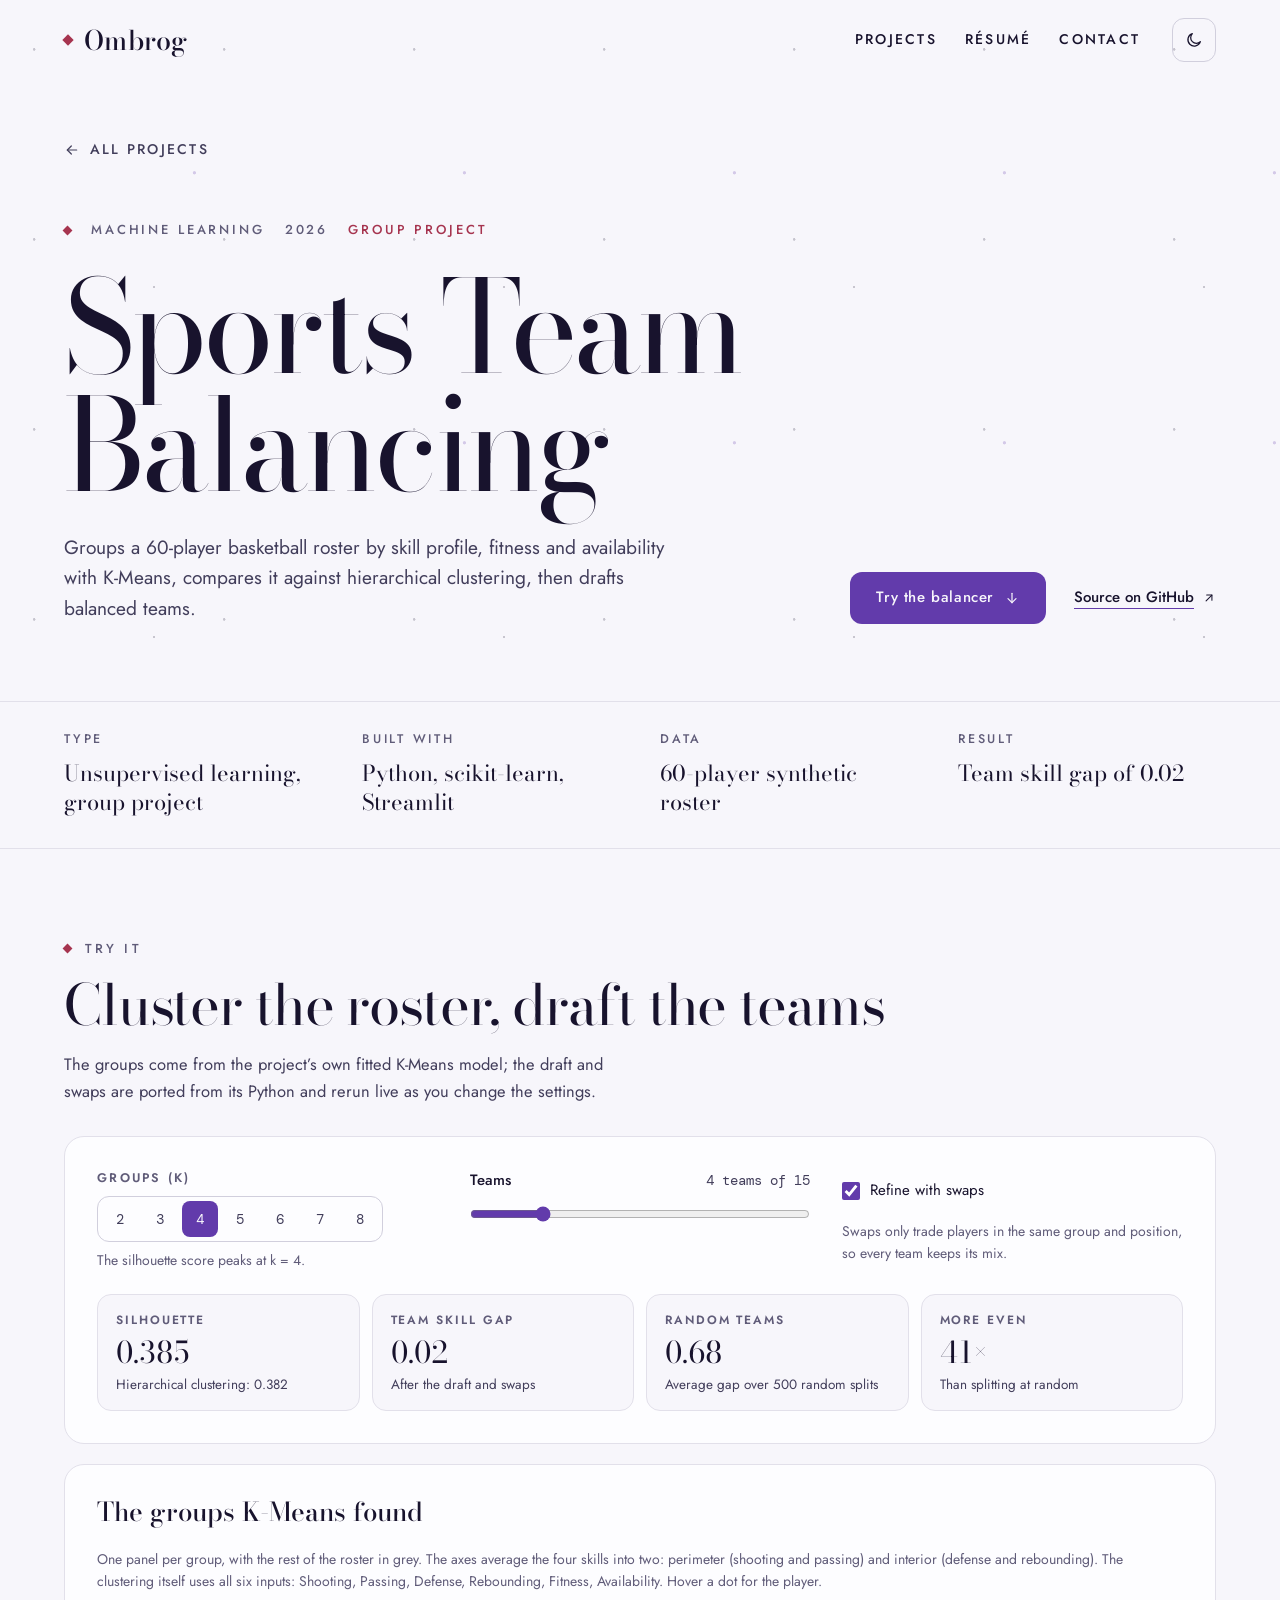
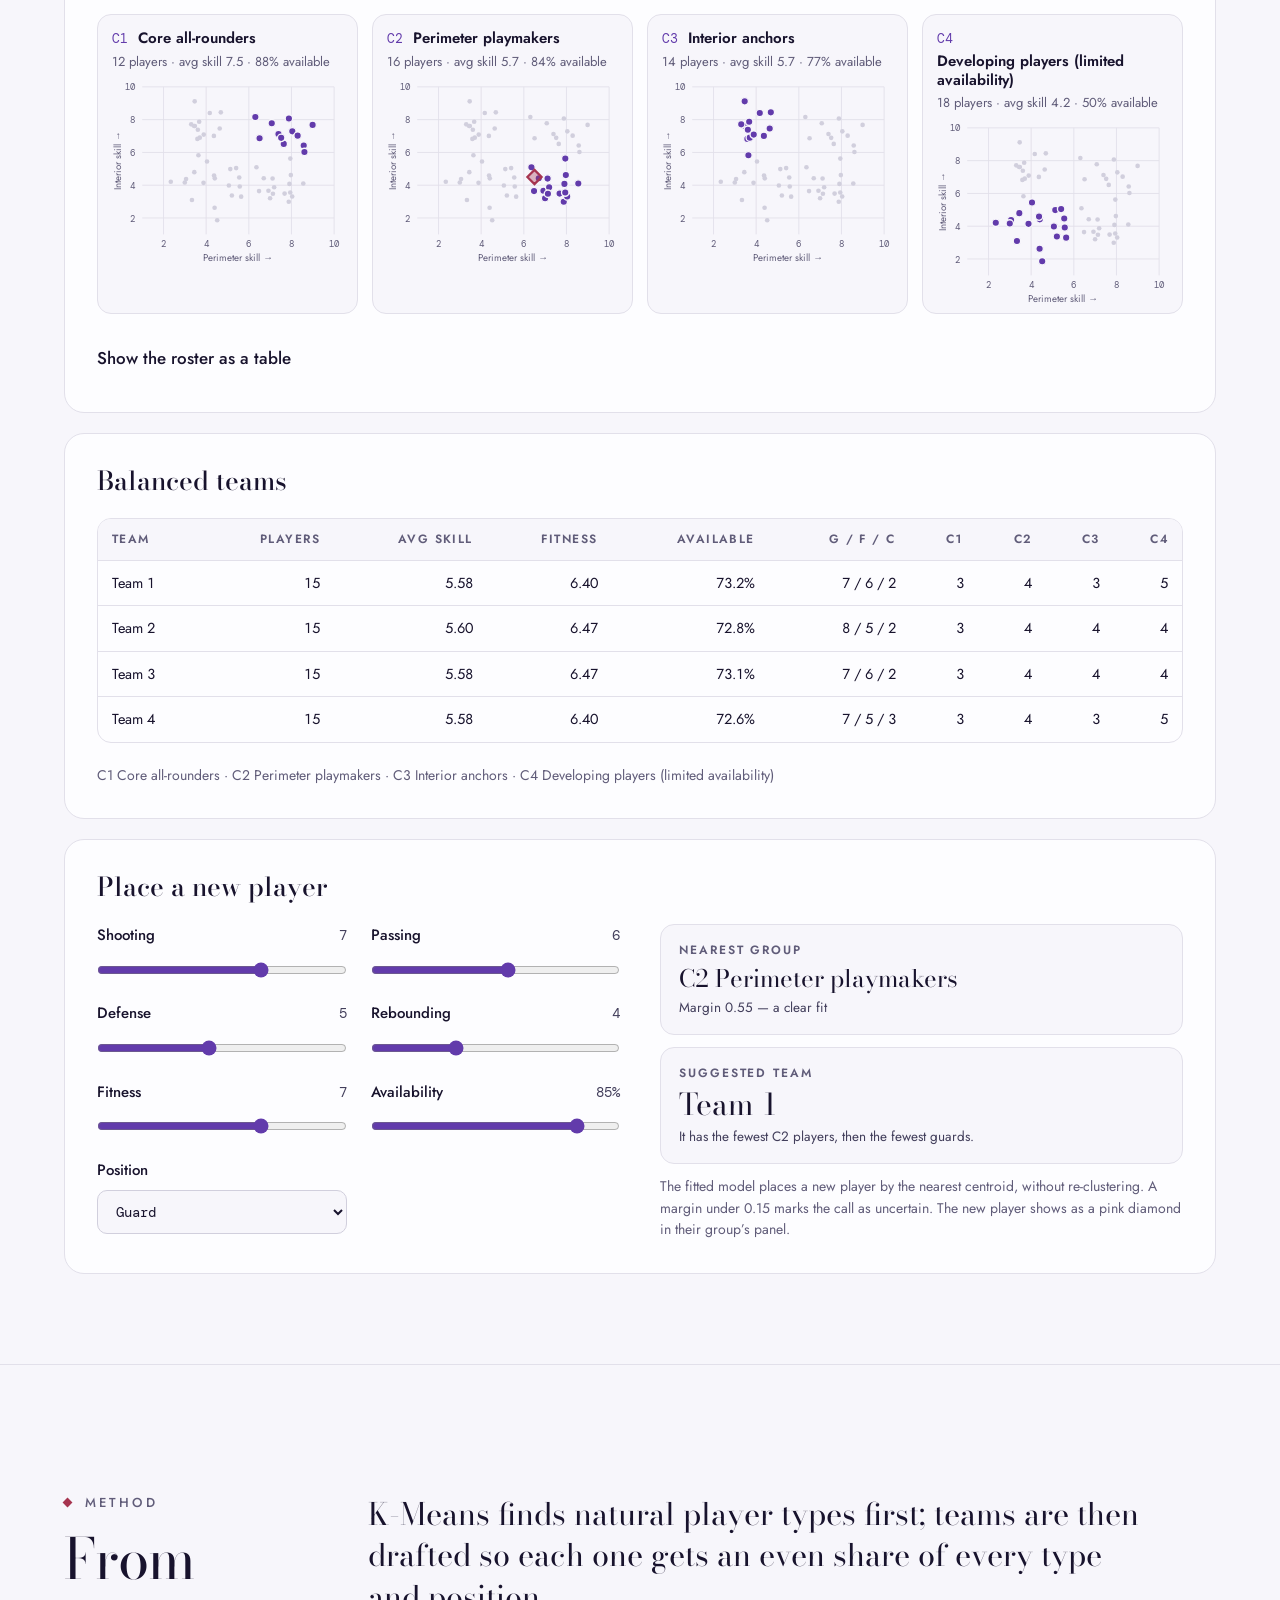
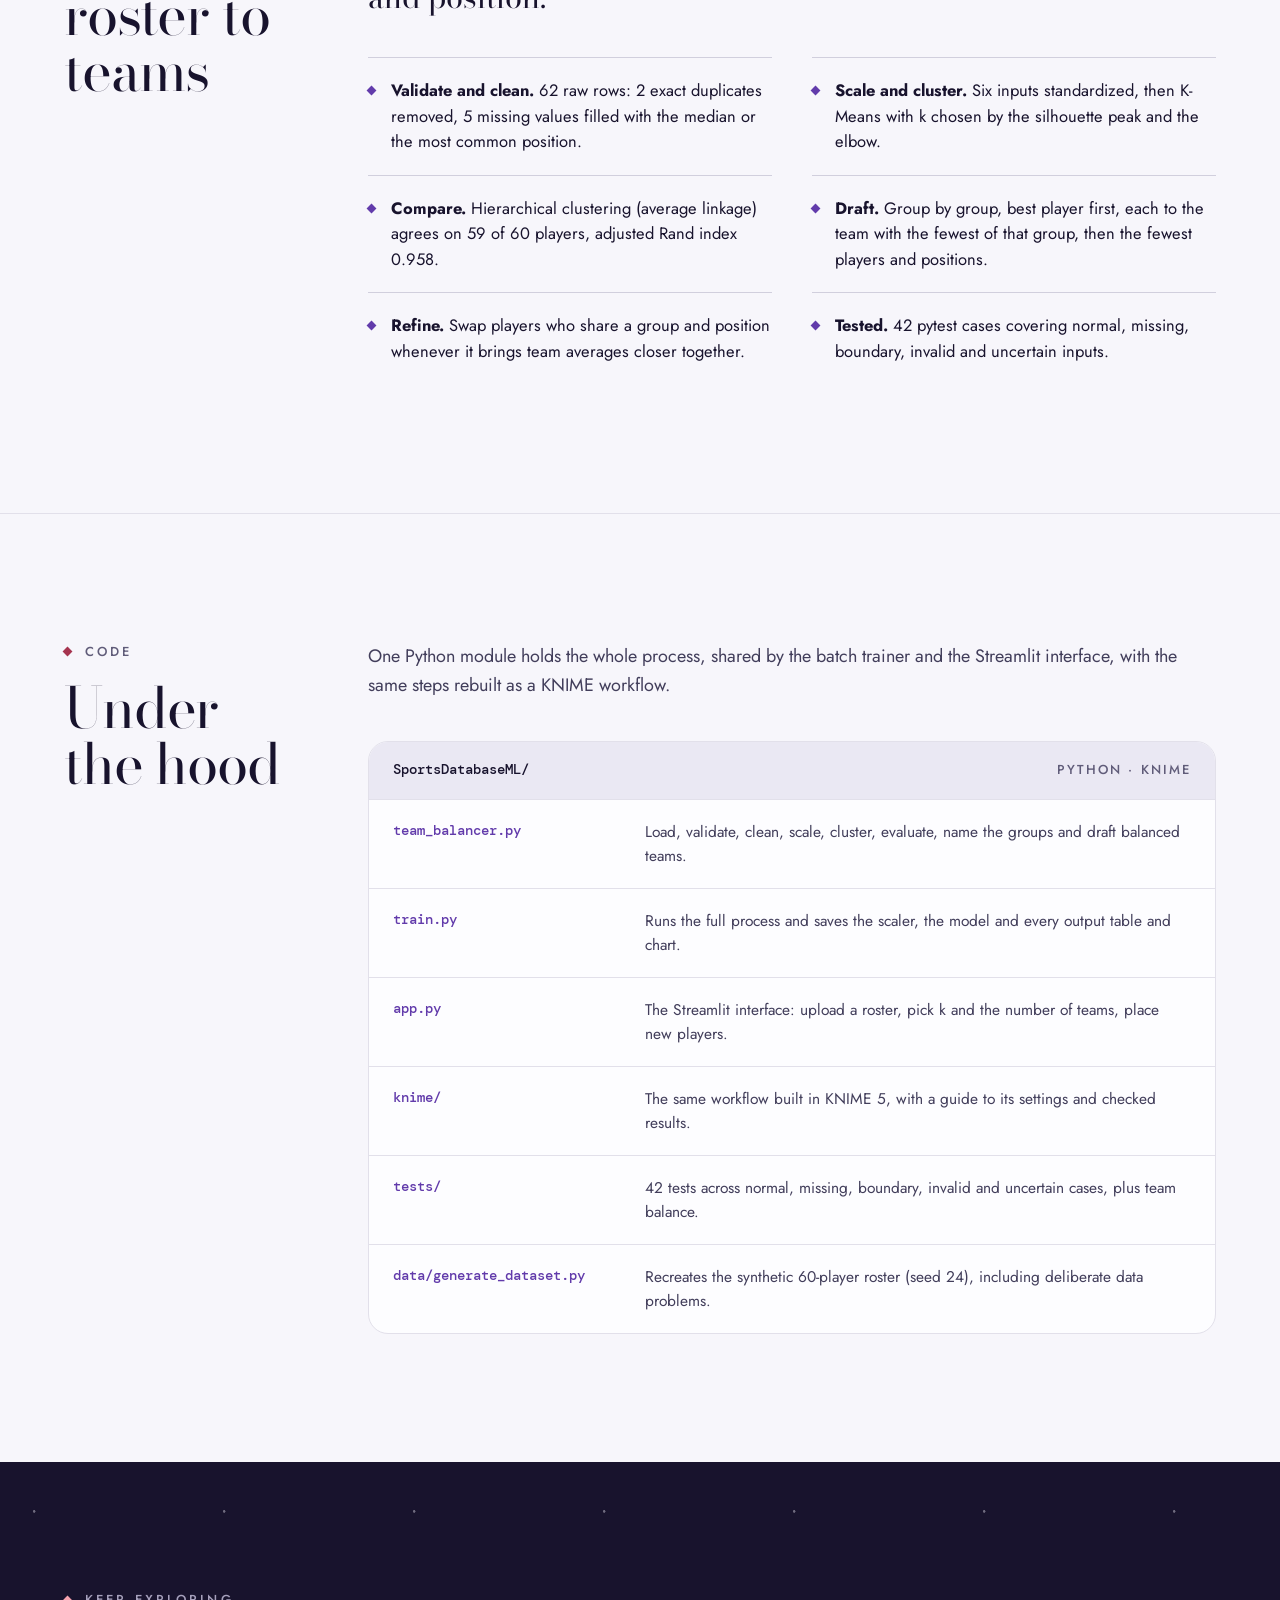
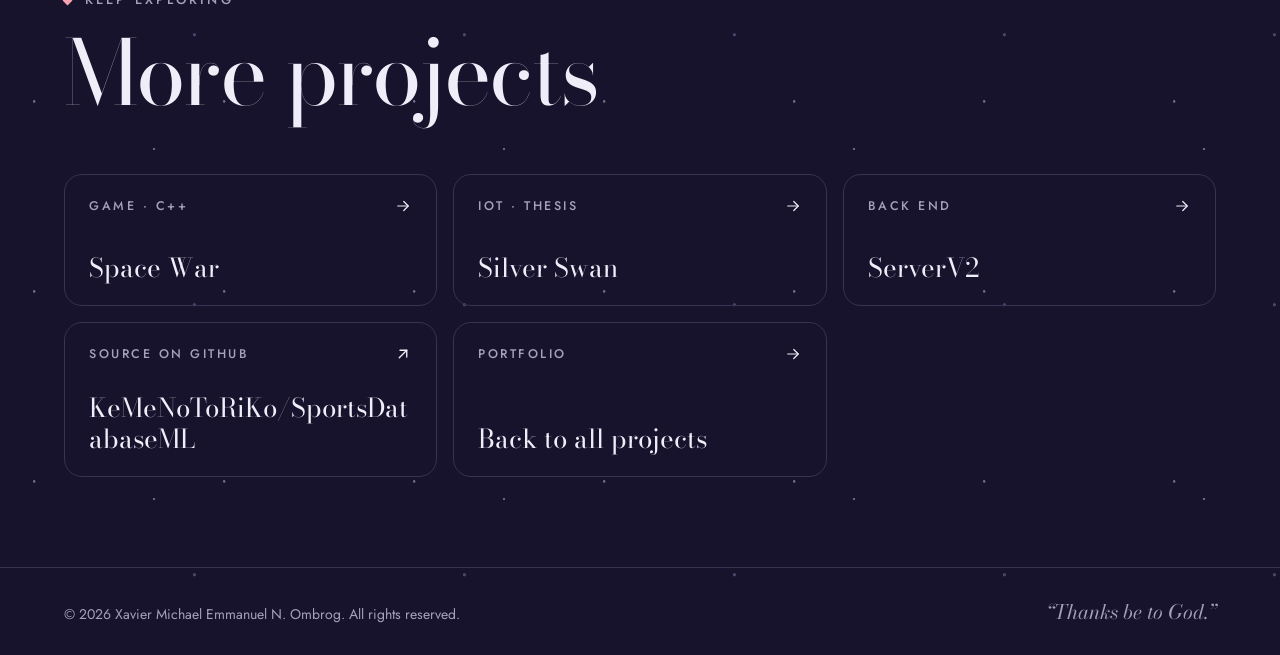
<file: team-balancing.html>
<!doctype html>
<html lang="en">
<head>
<meta charset="utf-8">
<meta name="viewport" content="width=device-width, initial-scale=1">
<title>Sports Team Balancing — Project</title>
<meta name="description" content="Sports Team Balancing: K-Means groups a 60-player basketball roster by skill, fitness and availability, then drafts balanced teams. Try it in the browser.">
<link rel="preconnect" href="https://fonts.googleapis.com">
<link rel="preconnect" href="https://fonts.gstatic.com" crossorigin="anonymous">
<link href="https://fonts.googleapis.com/css2?family=Bodoni+Moda:ital,opsz,wght@0,6..96,400..700;1,6..96,400..700&amp;family=DM+Mono:wght@400;500&amp;family=Jost:wght@400;500;600&amp;display=swap" rel="stylesheet">
<link rel="stylesheet" href="assets/demos.css">
<style>
html{scroll-behavior:smooth}
body{margin:0;background:#100B21}
body:has(.t-day){background:#F7F6FB}
.t-night{--bg:#100B21;--surface:#18132D;--surface-2:#221C3A;--ink:#EFEDF8;--ink-2:#CBC7DD;--muted:#A6A0BC;--line:#373350;--line-soft:#26223D;--accent:#C8AEFA;--accent-2:#F6A3AF;--btn:#C8AEFA;--btn-ink:#100B21;--btn-hover:#EFEDF8;--star:rgba(239,237,248,0.5);--star-dim:rgba(200,174,250,0.4);color-scheme:dark}
.t-day{--bg:#F7F6FB;--surface:#FDFDFF;--surface-2:#EAE8F3;--ink:#18132D;--ink-2:#423E5B;--muted:#605C79;--line:#D1CFDD;--line-soft:#E2E0EA;--accent:#623BAB;--accent-2:#A6344F;--btn:#623BAB;--btn-ink:#F7F6FB;--btn-hover:#18132D;--star:rgba(24,19,45,0.22);--star-dim:rgba(98,59,171,0.24);color-scheme:light}
.band{--band:#18132D;--band-ink:#EFEDF8;--band-muted:#A6A0BC;--band-line:#373350;--band-accent:#C8AEFA;--accent:#C8AEFA;--accent-2:#F6A3AF;--star:rgba(239,237,248,0.4);--star-dim:rgba(200,174,250,0.3)}
.stars{background-image:radial-gradient(circle at 18% 26%,var(--star) 0 1px,transparent 1.6px),radial-gradient(circle at 72% 64%,var(--star-dim) 0 1.2px,transparent 2px),radial-gradient(circle at 44% 82%,var(--star) 0 0.7px,transparent 1.3px);background-size:190px 190px,270px 270px,350px 350px}
a{color:inherit;text-decoration:none}
a:hover{color:var(--accent)}
.band a:hover{color:var(--band-accent)}
.btn:hover{background:var(--btn-hover) !important;color:var(--btn-ink) !important}
.toggle:hover{border-color:var(--accent) !important}
.tile{transition:border-color .2s ease,background-color .2s ease}
.tile:hover{border-color:var(--band-accent) !important;background-color:rgba(200,174,250,0.06) !important}
:focus-visible{outline:2px solid var(--accent);outline-offset:3px}
::selection{background:var(--accent);color:var(--bg)}
@media (max-width:600px){.mast-nav{order:3;width:100%}}
.t-day .icon-sun,.t-night .icon-moon{display:none}
[hidden]{display:none !important}
[hidden]{display:none !important}
.tb-controls{display:grid;grid-template-columns:repeat(auto-fit,minmax(min(260px,100%),1fr));gap:20px 32px;align-items:start}
.tb-facets{position:relative;display:grid;grid-template-columns:repeat(auto-fill,minmax(min(250px,100%),1fr));gap:14px}
.tb-panel{margin:0;display:flex;flex-direction:column;gap:6px;padding:14px 14px 8px;border:1px solid var(--line-soft);border-radius:14px;background:var(--bg);min-width:0}
.tb-panel figcaption{display:flex;flex-wrap:wrap;align-items:baseline;gap:2px 10px}
.tb-panel-id{font-size:13px;color:var(--accent)}
.tb-panel-name{font-weight:600;font-size:15px;line-height:1.3}
.tb-panel-meta{flex-basis:100%;font-size:13px;color:var(--muted)}
.tb-panel svg{display:block;width:100%;height:auto;overflow:visible}
.tb-grid{stroke:var(--line-soft);stroke-width:1}
.tb-tick{fill:var(--muted);font-family:'DM Mono',ui-monospace,Menlo,monospace;font-size:10px}
.tb-axis{fill:var(--muted);font-size:11px}
.tb-ctx{fill:var(--line)}
.tb-dot{fill:var(--accent);stroke:var(--bg);stroke-width:1.5}
.tb-dot.is-hover{stroke:var(--ink);stroke-width:2}
.tb-hit{fill:transparent}
.tb-new{fill:color-mix(in srgb,var(--accent-2) 35%,transparent);stroke:var(--accent-2);stroke-width:2.5}
.tb-details summary{cursor:pointer;min-height:44px;display:flex;align-items:center;font-weight:500}
.tb-details .table-wrap{max-height:420px;overflow:auto}
.tb-place{display:grid;grid-template-columns:repeat(auto-fit,minmax(min(320px,100%),1fr));gap:24px 40px}
.tb-place-inputs{display:grid;grid-template-columns:repeat(auto-fit,minmax(min(200px,100%),1fr));gap:12px 24px}
.tb-place-out{display:flex;flex-direction:column;gap:12px}
</style>
<script src="assets/teams/data.js" defer></script>
<script src="assets/teams/balancer.js" defer></script>
<script src="assets/teams/teams.js" defer></script>
</head>
<body>
<div id="top" class="t-night" style="background: var(--bg); color: var(--ink); font-family: 'Jost', 'Futura', 'Avenir Next', 'Century Gothic', sans-serif; font-size: 17px; line-height: 1.55; -webkit-font-smoothing: antialiased; overflow-x: clip; transition: background-color 0.3s ease, color 0.3s ease">
  <script src="site.js"></script>

  <!-- Masthead and title, over a faint starfield -->
  <div class="stars" style="border-bottom: 1px solid var(--line-soft)">
    <header>
      <div style="max-width: 1280px; margin: 0 auto; padding: 18px clamp(20px, 5vw, 64px); box-sizing: border-box; display: flex; flex-wrap: wrap; align-items: center; justify-content: space-between; gap: 8px 32px">
        <a href="index.html" style="display: flex; align-items: center; gap: 12px; min-height: 44px; margin-right: auto">
          <span aria-hidden="true" style="display: inline-block; width: 8px; height: 8px; background: var(--accent-2); transform: rotate(45deg); flex: none"></span>
          <span style="font-family: 'Bodoni Moda', 'Bodoni 72', Didot, Georgia, serif; font-size: 27px; font-weight: 500; line-height: 1; letter-spacing: 0.01em">Ombrog</span>
        </a>
        <nav class="mast-nav" aria-label="Site" style="display: flex; flex-wrap: wrap; gap: 0 28px; font-size: 14px; font-weight: 500; letter-spacing: 0.16em; text-transform: uppercase">
          <a href="index.html#projects" style="display: flex; align-items: center; min-height: 44px">Projects</a>
          <a href="index.html#resume" style="display: flex; align-items: center; min-height: 44px">Résumé</a>
          <a href="index.html#contact" style="display: flex; align-items: center; min-height: 44px">Contact</a>
        </nav>
        <button type="button" class="toggle" id="theme-toggle" aria-label="Switch to light theme" title="Switch to light theme" style="width: 44px; height: 44px; padding: 0; display: inline-flex; align-items: center; justify-content: center; border-radius: 12px; border: 1px solid var(--line); background: transparent; color: var(--ink); cursor: pointer; transition: border-color 0.2s ease">
          <svg class="icon-moon" width="18" height="18" viewBox="0 0 24 24" fill="none" stroke="currentColor" stroke-width="1.7" stroke-linecap="round" stroke-linejoin="round" aria-hidden="true"><path d="M20.5 14.2A8.5 8.5 0 1 1 9.8 3.5a6.8 6.8 0 0 0 10.7 10.7z"></path></svg>
          <svg class="icon-sun" width="18" height="18" viewBox="0 0 24 24" fill="none" stroke="currentColor" stroke-width="1.7" stroke-linecap="round" stroke-linejoin="round" aria-hidden="true"><circle cx="12" cy="12" r="4"></circle><path d="M12 2.5v2M12 19.5v2M4.6 4.6L6 6M18 18l1.4 1.4M2.5 12h2M19.5 12h2M4.6 19.4L6 18M18 6l1.4-1.4"></path></svg>
        </button>
      </div>
    </header>

    <!-- Title -->
    <section aria-labelledby="pj-title" style="max-width: 1280px; margin: 0 auto; padding: clamp(28px, 4vw, 48px) clamp(20px, 5vw, 64px) clamp(48px, 6vw, 80px); box-sizing: border-box; display: flex; flex-direction: column; gap: 28px">
      <a href="index.html#projects" style="align-self: flex-start; display: inline-flex; align-items: center; gap: 10px; min-height: 44px; font-size: 14px; font-weight: 500; letter-spacing: 0.16em; text-transform: uppercase; color: var(--ink-2)">
        <svg width="16" height="16" viewBox="0 0 24 24" fill="none" stroke="currentColor" stroke-width="1.8" stroke-linecap="round" stroke-linejoin="round" aria-hidden="true"><path d="M19 12H5"></path><path d="M11 6l-6 6 6 6"></path></svg>
        <span>All projects</span>
      </a>
      <p style="margin: 20px 0 0; display: flex; flex-wrap: wrap; align-items: center; gap: 8px 20px; font-size: 13px; font-weight: 500; letter-spacing: 0.22em; text-transform: uppercase; color: var(--muted)">
        <span aria-hidden="true" style="display: inline-block; width: 7px; height: 7px; background: var(--accent-2); transform: rotate(45deg); flex: none"></span>
        <span>Machine learning</span>
        <span>2026</span>
        <span style="color: var(--accent-2)">Group project</span>
      </p>
      <div style="display: flex; flex-wrap: wrap; align-items: flex-end; justify-content: space-between; gap: 32px 64px">
        <div style="flex: 999 1 560px; min-width: 0; display: flex; flex-direction: column; gap: 28px">
          <h1 id="pj-title" style="margin: 0; font-family: 'Bodoni Moda', 'Bodoni 72', Didot, Georgia, serif; font-weight: 400; font-size: clamp(3.5rem, 10vw, 9rem); line-height: 0.92; letter-spacing: -0.03em; text-wrap: balance">Sports Team Balancing</h1>
          <p style="margin: 0; max-width: 40rem; font-size: clamp(1.125rem, 1.5vw, 1.3rem); line-height: 1.6; color: var(--ink-2); text-wrap: pretty">Groups a 60-player basketball roster by skill profile, fitness and availability with K-Means, compares it against hierarchical clustering, then drafts balanced teams.</p>
        </div>
        <div style="display: flex; flex-wrap: wrap; align-items: center; gap: 12px 28px">
          <a class="btn" href="#demo" style="display: inline-flex; align-items: center; gap: 10px; min-height: 52px; padding: 0 26px; border-radius: 12px; background: var(--btn); color: var(--btn-ink); font-size: 15px; font-weight: 500; letter-spacing: 0.04em; transition: background-color 0.2s ease, color 0.2s ease">
            <span>Try the balancer</span>
            <svg width="16" height="16" viewBox="0 0 24 24" fill="none" stroke="currentColor" stroke-width="1.8" stroke-linecap="round" stroke-linejoin="round" aria-hidden="true"><path d="M12 5v14"></path><path d="M6 13l6 6 6-6"></path></svg>
          </a>
          <a href="https://github.com/KeMeNoToRiKo/SportsDatabaseML" target="_blank" rel="noopener" style="display: inline-flex; align-items: center; gap: 8px; min-height: 44px; font-size: 15px; font-weight: 500; text-decoration: underline; text-decoration-thickness: 1px; text-underline-offset: 6px; text-decoration-color: var(--accent)"><span>Source on GitHub</span><svg width="14" height="14" viewBox="0 0 24 24" fill="none" stroke="currentColor" stroke-width="1.8" stroke-linecap="round" stroke-linejoin="round" aria-hidden="true"><path d="M7 17L17 7"></path><path d="M8 7h9v9"></path></svg></a>
        </div>
      </div>
    </section>
  </div>

  <main>
    <!-- Facts -->
    <div style="border-bottom: 1px solid var(--line-soft)">
      <div style="max-width: 1280px; margin: 0 auto; padding: 0 clamp(20px, 5vw, 64px); box-sizing: border-box">
        <dl style="margin: 0; display: grid; grid-template-columns: repeat(auto-fit, minmax(min(220px, 100%), 1fr)); gap: 0 40px">
          <div style="display: flex; flex-direction: column; gap: 10px; padding: 28px 0 32px">
            <dt style="font-size: 12.5px; font-weight: 500; letter-spacing: 0.22em; text-transform: uppercase; color: var(--muted)">Type</dt>
            <dd style="margin: 0; font-family: 'Bodoni Moda', 'Bodoni 72', Didot, Georgia, serif; font-size: 22px; line-height: 1.3">Unsupervised learning, group project</dd>
          </div>
          <div style="display: flex; flex-direction: column; gap: 10px; padding: 28px 0 32px">
            <dt style="font-size: 12.5px; font-weight: 500; letter-spacing: 0.22em; text-transform: uppercase; color: var(--muted)">Built with</dt>
            <dd style="margin: 0; font-family: 'Bodoni Moda', 'Bodoni 72', Didot, Georgia, serif; font-size: 22px; line-height: 1.3">Python, scikit-learn, Streamlit</dd>
          </div>
          <div style="display: flex; flex-direction: column; gap: 10px; padding: 28px 0 32px">
            <dt style="font-size: 12.5px; font-weight: 500; letter-spacing: 0.22em; text-transform: uppercase; color: var(--muted)">Data</dt>
            <dd style="margin: 0; font-family: 'Bodoni Moda', 'Bodoni 72', Didot, Georgia, serif; font-size: 22px; line-height: 1.3">60-player synthetic roster</dd>
          </div>
          <div style="display: flex; flex-direction: column; gap: 10px; padding: 28px 0 32px">
            <dt style="font-size: 12.5px; font-weight: 500; letter-spacing: 0.22em; text-transform: uppercase; color: var(--muted)">Result</dt>
            <dd style="margin: 0; font-family: 'Bodoni Moda', 'Bodoni 72', Didot, Georgia, serif; font-size: 22px; line-height: 1.3">Team skill gap of 0.02</dd>
          </div>
        </dl>
      </div>
    </div>

    <!-- Interactive demo -->
    <section id="demo" aria-labelledby="demo-title" style="max-width: 1280px; margin: 0 auto; padding: clamp(56px, 7vw, 96px) clamp(20px, 5vw, 64px); box-sizing: border-box; display: flex; flex-direction: column; gap: 32px; scroll-margin-top: 8px">
      <div style="display: flex; flex-wrap: wrap; align-items: flex-end; justify-content: space-between; gap: 18px 64px">
        <div style="display: flex; flex-direction: column; gap: 18px">
          <p style="margin: 0; display: flex; align-items: center; gap: 14px; font-size: 13px; font-weight: 500; letter-spacing: 0.24em; text-transform: uppercase; color: var(--muted)">
            <span aria-hidden="true" style="display: inline-block; width: 7px; height: 7px; background: var(--accent-2); transform: rotate(45deg); flex: none"></span>
            <span>Try it</span>
          </p>
          <h2 id="demo-title" style="margin: 0; font-family: 'Bodoni Moda', 'Bodoni 72', Didot, Georgia, serif; font-weight: 400; font-size: clamp(2.5rem, 4.4vw, 4rem); line-height: 1; letter-spacing: -0.02em">Cluster the roster, draft the teams</h2>
        </div>
        <p style="margin: 0; max-width: 34rem; font-size: 16.5px; line-height: 1.6; color: var(--ink-2); text-wrap: pretty">The groups come from the project’s own fitted K-Means model; the draft and swaps are ported from its Python and rerun live as you change the settings.</p>
      </div>
      <div class="demo" id="tb-demo">
        <div class="demo-card demo-card--wide">
          <div class="tb-controls">
            <div class="field">
              <p class="demo-label" id="tb-k-label">Groups (k)</p>
              <div class="seg" id="tb-k" role="group" aria-labelledby="tb-k-label">
              <button type="button" data-k="2" aria-pressed="false">2</button>
              <button type="button" data-k="3" aria-pressed="false">3</button>
              <button type="button" data-k="4" aria-pressed="true">4</button>
              <button type="button" data-k="5" aria-pressed="false">5</button>
              <button type="button" data-k="6" aria-pressed="false">6</button>
              <button type="button" data-k="7" aria-pressed="false">7</button>
              <button type="button" data-k="8" aria-pressed="false">8</button>
              </div>
              <p class="demo-note">The silhouette score peaks at k = 4.</p>
            </div>
            <div class="field">
              <div class="field-row"><label for="tb-teams">Teams</label><span class="field-val" id="tb-teams-out">4 teams of 15</span></div>
              <input type="range" id="tb-teams" min="2" max="12" step="1" value="4">
            </div>
            <div class="field">
              <label class="check"><input type="checkbox" id="tb-refine" checked> Refine with swaps</label>
              <p class="demo-note">Swaps only trade players in the same group and position, so every team keeps its mix.</p>
            </div>
          </div>
          <div class="stats" aria-live="polite">
            <div class="stat"><span class="stat-k">Silhouette</span><span class="stat-v" id="tb-sil"></span><span class="stat-s" id="tb-sil-h"></span></div>
            <div class="stat"><span class="stat-k">Team skill gap</span><span class="stat-v" id="tb-gap"></span><span class="stat-s" id="tb-gap-s"></span></div>
            <div class="stat"><span class="stat-k">Random teams</span><span class="stat-v" id="tb-rand"></span><span class="stat-s">Average gap over 500 random splits</span></div>
            <div class="stat"><span class="stat-k">More even</span><span class="stat-v" id="tb-better"></span><span class="stat-s">Than splitting at random</span></div>
          </div>
        </div>
        <div class="demo-card demo-card--wide">
          <h3 class="demo-h">The groups K-Means found</h3>
          <p class="demo-note">One panel per group, with the rest of the roster in grey. The axes average the four skills into two: perimeter (shooting and passing) and interior (defense and rebounding). The clustering itself uses all six inputs: <span id="tb-features"></span>. Hover a dot for the player.</p>
          <div class="tb-facets" id="tb-facets"><div class="viz-tip" id="tb-tip" hidden></div></div>
          <details class="tb-details">
            <summary>Show the roster as a table</summary>
            <div class="table-wrap"><table class="table"><thead><tr><th>Player</th><th>Position</th><th>Group</th><th>Shoot</th><th>Pass</th><th>Def</th><th>Reb</th><th>Fitness</th><th>Avail.</th></tr></thead><tbody id="tb-roster"></tbody></table></div>
          </details>
        </div>
        <div class="demo-card demo-card--wide">
          <h3 class="demo-h">Balanced teams</h3>
          <div class="table-wrap"><table class="table"><thead id="tb-thead"></thead><tbody id="tb-tbody"></tbody></table></div>
          <p class="demo-note" id="tb-legend"></p>
        </div>
        <div class="demo-card demo-card--wide">
          <h3 class="demo-h">Place a new player</h3>
          <div class="tb-place">
            <div class="tb-place-inputs">
          <div class="field">
            <div class="field-row"><label for="tb-p-0">Shooting</label><span class="field-val" id="tb-p-0-out"></span></div>
            <input type="range" id="tb-p-0" min="1" max="10" step="0.5" value="7">
          </div>
          <div class="field">
            <div class="field-row"><label for="tb-p-1">Passing</label><span class="field-val" id="tb-p-1-out"></span></div>
            <input type="range" id="tb-p-1" min="1" max="10" step="0.5" value="6">
          </div>
          <div class="field">
            <div class="field-row"><label for="tb-p-2">Defense</label><span class="field-val" id="tb-p-2-out"></span></div>
            <input type="range" id="tb-p-2" min="1" max="10" step="0.5" value="5">
          </div>
          <div class="field">
            <div class="field-row"><label for="tb-p-3">Rebounding</label><span class="field-val" id="tb-p-3-out"></span></div>
            <input type="range" id="tb-p-3" min="1" max="10" step="0.5" value="4">
          </div>
          <div class="field">
            <div class="field-row"><label for="tb-p-4">Fitness</label><span class="field-val" id="tb-p-4-out"></span></div>
            <input type="range" id="tb-p-4" min="1" max="10" step="0.5" value="7">
          </div>
          <div class="field">
            <div class="field-row"><label for="tb-p-5">Availability</label><span class="field-val" id="tb-p-5-out"></span></div>
            <input type="range" id="tb-p-5" min="0" max="100" step="5" value="85">
          </div>
              <div class="field">
                <div class="field-row"><label for="tb-p-pos">Position</label></div>
                <select id="tb-p-pos"><option>Guard</option><option>Forward</option><option>Center</option></select>
              </div>
            </div>
            <div class="tb-place-out" aria-live="polite">
              <div class="stat"><span class="stat-k">Nearest group</span><span class="stat-v" id="tb-p-group" style="font-size: 24px"></span><span class="stat-s" id="tb-p-margin"></span></div>
              <div class="stat"><span class="stat-k">Suggested team</span><span class="stat-v" id="tb-p-team"></span><span class="stat-s" id="tb-p-team-s"></span></div>
              <p class="demo-note">The fitted model places a new player by the nearest centroid, without re-clustering. A margin under 0.15 marks the call as uncertain. The new player shows as a pink diamond in their group’s panel.</p>
            </div>
          </div>
        </div>
      </div>
    </section>

    <section aria-labelledby="tb-how" style="border-top: 1px solid var(--line-soft)">
      <div style="max-width: 1280px; margin: 0 auto; padding: clamp(80px, 10vw, 136px) clamp(20px, 5vw, 64px); box-sizing: border-box; display: flex; flex-wrap: wrap; gap: 32px 64px">
        <div style="flex: 1 1 240px; display: flex; flex-direction: column; gap: 18px">
          <p style="margin: 0; display: flex; align-items: center; gap: 14px; font-size: 13px; font-weight: 500; letter-spacing: 0.24em; text-transform: uppercase; color: var(--muted)">
            <span aria-hidden="true" style="display: inline-block; width: 7px; height: 7px; background: var(--accent-2); transform: rotate(45deg); flex: none"></span>
            <span>Method</span>
          </p>
          <h2 id="tb-how" style="margin: 0; font-family: 'Bodoni Moda', 'Bodoni 72', Didot, Georgia, serif; font-weight: 400; font-size: clamp(2.5rem, 4.4vw, 4rem); line-height: 1; letter-spacing: -0.02em">From roster to teams</h2>
        </div>
        <div style="flex: 999 1 600px; min-width: 0; display: flex; flex-direction: column; gap: 40px">
          <p style="margin: 0; font-family: 'Bodoni Moda', 'Bodoni 72', Didot, Georgia, serif; font-size: clamp(1.5rem, 2.4vw, 2.25rem); line-height: 1.35; text-wrap: pretty">K-Means finds natural player types first; teams are then drafted so each one gets an even share of every type and position.</p>
          <ul style="margin: 0; padding: 0; list-style: none; display: grid; grid-template-columns: repeat(auto-fit, minmax(min(280px, 100%), 1fr)); gap: 0 40px">
            <li style="display: flex; align-items: baseline; gap: 16px; padding: 20px 0; border-top: 1px solid var(--line)">
              <span aria-hidden="true" style="display: inline-block; width: 7px; height: 7px; background: var(--accent); transform: translateY(-2px) rotate(45deg); flex: none"></span>
              <span style="font-size: 16.5px; line-height: 1.55"><strong>Validate and clean.</strong> 62 raw rows: 2 exact duplicates removed, 5 missing values filled with the median or the most common position.</span>
            </li>
            <li style="display: flex; align-items: baseline; gap: 16px; padding: 20px 0; border-top: 1px solid var(--line)">
              <span aria-hidden="true" style="display: inline-block; width: 7px; height: 7px; background: var(--accent); transform: translateY(-2px) rotate(45deg); flex: none"></span>
              <span style="font-size: 16.5px; line-height: 1.55"><strong>Scale and cluster.</strong> Six inputs standardized, then K-Means with k chosen by the silhouette peak and the elbow.</span>
            </li>
            <li style="display: flex; align-items: baseline; gap: 16px; padding: 20px 0; border-top: 1px solid var(--line)">
              <span aria-hidden="true" style="display: inline-block; width: 7px; height: 7px; background: var(--accent); transform: translateY(-2px) rotate(45deg); flex: none"></span>
              <span style="font-size: 16.5px; line-height: 1.55"><strong>Compare.</strong> Hierarchical clustering (average linkage) agrees on 59 of 60 players, adjusted Rand index 0.958.</span>
            </li>
            <li style="display: flex; align-items: baseline; gap: 16px; padding: 20px 0; border-top: 1px solid var(--line)">
              <span aria-hidden="true" style="display: inline-block; width: 7px; height: 7px; background: var(--accent); transform: translateY(-2px) rotate(45deg); flex: none"></span>
              <span style="font-size: 16.5px; line-height: 1.55"><strong>Draft.</strong> Group by group, best player first, each to the team with the fewest of that group, then the fewest players and positions.</span>
            </li>
            <li style="display: flex; align-items: baseline; gap: 16px; padding: 20px 0; border-top: 1px solid var(--line)">
              <span aria-hidden="true" style="display: inline-block; width: 7px; height: 7px; background: var(--accent); transform: translateY(-2px) rotate(45deg); flex: none"></span>
              <span style="font-size: 16.5px; line-height: 1.55"><strong>Refine.</strong> Swap players who share a group and position whenever it brings team averages closer together.</span>
            </li>
            <li style="display: flex; align-items: baseline; gap: 16px; padding: 20px 0; border-top: 1px solid var(--line)">
              <span aria-hidden="true" style="display: inline-block; width: 7px; height: 7px; background: var(--accent); transform: translateY(-2px) rotate(45deg); flex: none"></span>
              <span style="font-size: 16.5px; line-height: 1.55"><strong>Tested.</strong> 42 pytest cases covering normal, missing, boundary, invalid and uncertain inputs.</span>
            </li>
          </ul>
        </div>
      </div>
    </section>

    <section aria-labelledby="tb-code" style="border-top: 1px solid var(--line-soft)">
      <div style="max-width: 1280px; margin: 0 auto; padding: clamp(80px, 10vw, 136px) clamp(20px, 5vw, 64px); box-sizing: border-box; display: flex; flex-wrap: wrap; gap: 32px 64px">
        <div style="flex: 1 1 240px; display: flex; flex-direction: column; gap: 18px">
          <p style="margin: 0; display: flex; align-items: center; gap: 14px; font-size: 13px; font-weight: 500; letter-spacing: 0.24em; text-transform: uppercase; color: var(--muted)">
            <span aria-hidden="true" style="display: inline-block; width: 7px; height: 7px; background: var(--accent-2); transform: rotate(45deg); flex: none"></span>
            <span>Code</span>
          </p>
          <h2 id="tb-code" style="margin: 0; font-family: 'Bodoni Moda', 'Bodoni 72', Didot, Georgia, serif; font-weight: 400; font-size: clamp(2.5rem, 4.4vw, 4rem); line-height: 1; letter-spacing: -0.02em">Under the hood</h2>
        </div>
        <div style="flex: 999 1 600px; min-width: 0; display: flex; flex-direction: column; gap: 40px">
          <p style="margin: 0; font-size: 18px; line-height: 1.65; color: var(--ink-2); text-wrap: pretty">One Python module holds the whole process, shared by the batch trainer and the Streamlit interface, with the same steps rebuilt as a KNIME workflow.</p>
          <div style="border: 1px solid var(--line-soft); border-radius: 20px; overflow: hidden; background: var(--surface)">
            <div style="display: flex; flex-wrap: wrap; align-items: baseline; justify-content: space-between; gap: 6px 24px; padding: 18px 24px; border-bottom: 1px solid var(--line-soft); background: var(--surface-2)">
              <span style="font-family: 'DM Mono', ui-monospace, Menlo, monospace; font-size: 13.5px; font-weight: 500">SportsDatabaseML/</span>
              <span style="font-size: 13px; font-weight: 500; letter-spacing: 0.16em; text-transform: uppercase; color: var(--muted)">Python · KNIME</span>
            </div>
            <dl style="margin: 0; display: flex; flex-direction: column">
              <div style="display: flex; flex-wrap: wrap; gap: 8px 32px; padding: 20px 24px; border-bottom: 1px solid var(--line-soft)">
                <dt style="flex: 0 0 220px; display: flex; flex-wrap: wrap; gap: 4px 12px; font-family: 'DM Mono', ui-monospace, Menlo, monospace; font-size: 14px; font-weight: 500; color: var(--accent)"><span>team_balancer.py</span></dt>
                <dd style="flex: 1 1 280px; margin: 0; font-size: 15.5px; line-height: 1.55; color: var(--ink-2)">Load, validate, clean, scale, cluster, evaluate, name the groups and draft balanced teams.</dd>
              </div>
              <div style="display: flex; flex-wrap: wrap; gap: 8px 32px; padding: 20px 24px; border-bottom: 1px solid var(--line-soft)">
                <dt style="flex: 0 0 220px; display: flex; flex-wrap: wrap; gap: 4px 12px; font-family: 'DM Mono', ui-monospace, Menlo, monospace; font-size: 14px; font-weight: 500; color: var(--accent)"><span>train.py</span></dt>
                <dd style="flex: 1 1 280px; margin: 0; font-size: 15.5px; line-height: 1.55; color: var(--ink-2)">Runs the full process and saves the scaler, the model and every output table and chart.</dd>
              </div>
              <div style="display: flex; flex-wrap: wrap; gap: 8px 32px; padding: 20px 24px; border-bottom: 1px solid var(--line-soft)">
                <dt style="flex: 0 0 220px; display: flex; flex-wrap: wrap; gap: 4px 12px; font-family: 'DM Mono', ui-monospace, Menlo, monospace; font-size: 14px; font-weight: 500; color: var(--accent)"><span>app.py</span></dt>
                <dd style="flex: 1 1 280px; margin: 0; font-size: 15.5px; line-height: 1.55; color: var(--ink-2)">The Streamlit interface: upload a roster, pick k and the number of teams, place new players.</dd>
              </div>
              <div style="display: flex; flex-wrap: wrap; gap: 8px 32px; padding: 20px 24px; border-bottom: 1px solid var(--line-soft)">
                <dt style="flex: 0 0 220px; display: flex; flex-wrap: wrap; gap: 4px 12px; font-family: 'DM Mono', ui-monospace, Menlo, monospace; font-size: 14px; font-weight: 500; color: var(--accent)"><span>knime/</span></dt>
                <dd style="flex: 1 1 280px; margin: 0; font-size: 15.5px; line-height: 1.55; color: var(--ink-2)">The same workflow built in KNIME 5, with a guide to its settings and checked results.</dd>
              </div>
              <div style="display: flex; flex-wrap: wrap; gap: 8px 32px; padding: 20px 24px; border-bottom: 1px solid var(--line-soft)">
                <dt style="flex: 0 0 220px; display: flex; flex-wrap: wrap; gap: 4px 12px; font-family: 'DM Mono', ui-monospace, Menlo, monospace; font-size: 14px; font-weight: 500; color: var(--accent)"><span>tests/</span></dt>
                <dd style="flex: 1 1 280px; margin: 0; font-size: 15.5px; line-height: 1.55; color: var(--ink-2)">42 tests across normal, missing, boundary, invalid and uncertain cases, plus team balance.</dd>
              </div>
              <div style="display: flex; flex-wrap: wrap; gap: 8px 32px; padding: 20px 24px">
                <dt style="flex: 0 0 220px; display: flex; flex-wrap: wrap; gap: 4px 12px; font-family: 'DM Mono', ui-monospace, Menlo, monospace; font-size: 14px; font-weight: 500; color: var(--accent)"><span>data/generate_dataset.py</span></dt>
                <dd style="flex: 1 1 280px; margin: 0; font-size: 15.5px; line-height: 1.55; color: var(--ink-2)">Recreates the synthetic 60-player roster (seed 24), including deliberate data problems.</dd>
              </div>
            </dl>
          </div>
        </div>
      </div>
    </section>

  </main>

  <!-- More projects and footer -->
  <footer class="band stars" aria-labelledby="next-title" style="background-color: var(--band); color: var(--band-ink)">
    <div style="max-width: 1280px; margin: 0 auto; padding: clamp(80px, 10vw, 136px) clamp(20px, 5vw, 64px) clamp(56px, 7vw, 96px); box-sizing: border-box; display: flex; flex-direction: column; gap: 56px">
      <div style="display: flex; flex-direction: column; gap: 18px">
        <p style="margin: 0; display: flex; align-items: center; gap: 14px; font-size: 13px; font-weight: 500; letter-spacing: 0.24em; text-transform: uppercase; color: var(--band-muted)">
            <span aria-hidden="true" style="display: inline-block; width: 7px; height: 7px; background: var(--accent-2); transform: rotate(45deg); flex: none"></span>
            <span>Keep exploring</span>
          </p>
        <h2 id="next-title" style="margin: 0; font-family: 'Bodoni Moda', 'Bodoni 72', Didot, Georgia, serif; font-weight: 400; font-size: clamp(3rem, 7vw, 6rem); line-height: 1; letter-spacing: -0.02em">More projects</h2>
      </div>
      <ul style="margin: 0; padding: 0; list-style: none; display: grid; grid-template-columns: repeat(auto-fit, minmax(min(280px, 100%), 1fr)); gap: 16px">
        <li style="display: flex">
          <a class="tile" href="spacewar.html" style="flex: 1; min-width: 0; display: flex; flex-direction: column; justify-content: space-between; gap: 28px; min-height: 132px; padding: 22px 24px; box-sizing: border-box; border: 1px solid var(--band-line); border-radius: 18px">
            <span style="display: flex; align-items: center; justify-content: space-between; gap: 16px">
              <span style="font-size: 12.5px; font-weight: 500; letter-spacing: 0.2em; text-transform: uppercase; color: var(--band-muted)">Game · C++</span>
              <svg width="18" height="18" viewBox="0 0 24 24" fill="none" stroke="currentColor" stroke-width="1.6" stroke-linecap="round" stroke-linejoin="round" aria-hidden="true" style="flex: none"><path d="M5 12h14"></path><path d="M13 6l6 6-6 6"></path></svg>
            </span>
            <span style="font-family: 'Bodoni Moda', 'Bodoni 72', Didot, Georgia, serif; font-size: 26px; line-height: 1.2; overflow-wrap: anywhere">Space War</span>
          </a>
        </li>
        <li style="display: flex">
          <a class="tile" href="silver-swan.html" style="flex: 1; min-width: 0; display: flex; flex-direction: column; justify-content: space-between; gap: 28px; min-height: 132px; padding: 22px 24px; box-sizing: border-box; border: 1px solid var(--band-line); border-radius: 18px">
            <span style="display: flex; align-items: center; justify-content: space-between; gap: 16px">
              <span style="font-size: 12.5px; font-weight: 500; letter-spacing: 0.2em; text-transform: uppercase; color: var(--band-muted)">IoT · Thesis</span>
              <svg width="18" height="18" viewBox="0 0 24 24" fill="none" stroke="currentColor" stroke-width="1.6" stroke-linecap="round" stroke-linejoin="round" aria-hidden="true" style="flex: none"><path d="M5 12h14"></path><path d="M13 6l6 6-6 6"></path></svg>
            </span>
            <span style="font-family: 'Bodoni Moda', 'Bodoni 72', Didot, Georgia, serif; font-size: 26px; line-height: 1.2; overflow-wrap: anywhere">Silver Swan</span>
          </a>
        </li>
        <li style="display: flex">
          <a class="tile" href="serverv2.html" style="flex: 1; min-width: 0; display: flex; flex-direction: column; justify-content: space-between; gap: 28px; min-height: 132px; padding: 22px 24px; box-sizing: border-box; border: 1px solid var(--band-line); border-radius: 18px">
            <span style="display: flex; align-items: center; justify-content: space-between; gap: 16px">
              <span style="font-size: 12.5px; font-weight: 500; letter-spacing: 0.2em; text-transform: uppercase; color: var(--band-muted)">Back end</span>
              <svg width="18" height="18" viewBox="0 0 24 24" fill="none" stroke="currentColor" stroke-width="1.6" stroke-linecap="round" stroke-linejoin="round" aria-hidden="true" style="flex: none"><path d="M5 12h14"></path><path d="M13 6l6 6-6 6"></path></svg>
            </span>
            <span style="font-family: 'Bodoni Moda', 'Bodoni 72', Didot, Georgia, serif; font-size: 26px; line-height: 1.2; overflow-wrap: anywhere">ServerV2</span>
          </a>
        </li>
        <li style="display: flex">
          <a class="tile" href="https://github.com/KeMeNoToRiKo/SportsDatabaseML" target="_blank" rel="noopener" style="flex: 1; min-width: 0; display: flex; flex-direction: column; justify-content: space-between; gap: 28px; min-height: 132px; padding: 22px 24px; box-sizing: border-box; border: 1px solid var(--band-line); border-radius: 18px">
            <span style="display: flex; align-items: center; justify-content: space-between; gap: 16px">
              <span style="font-size: 12.5px; font-weight: 500; letter-spacing: 0.2em; text-transform: uppercase; color: var(--band-muted)">Source on GitHub</span>
              <svg width="18" height="18" viewBox="0 0 24 24" fill="none" stroke="currentColor" stroke-width="1.8" stroke-linecap="round" stroke-linejoin="round" aria-hidden="true" style="flex: none"><path d="M7 17L17 7"></path><path d="M8 7h9v9"></path></svg>
            </span>
            <span style="font-family: 'Bodoni Moda', 'Bodoni 72', Didot, Georgia, serif; font-size: 26px; line-height: 1.2; overflow-wrap: anywhere">KeMeNoToRiKo/SportsDatabaseML</span>
          </a>
        </li>
        <li style="display: flex">
          <a class="tile" href="index.html#projects" style="flex: 1; min-width: 0; display: flex; flex-direction: column; justify-content: space-between; gap: 28px; min-height: 132px; padding: 22px 24px; box-sizing: border-box; border: 1px solid var(--band-line); border-radius: 18px">
            <span style="display: flex; align-items: center; justify-content: space-between; gap: 16px">
              <span style="font-size: 12.5px; font-weight: 500; letter-spacing: 0.2em; text-transform: uppercase; color: var(--band-muted)">Portfolio</span>
              <svg width="18" height="18" viewBox="0 0 24 24" fill="none" stroke="currentColor" stroke-width="1.6" stroke-linecap="round" stroke-linejoin="round" aria-hidden="true" style="flex: none"><path d="M5 12h14"></path><path d="M13 6l6 6-6 6"></path></svg>
            </span>
            <span style="font-family: 'Bodoni Moda', 'Bodoni 72', Didot, Georgia, serif; font-size: 26px; line-height: 1.2; overflow-wrap: anywhere">Back to all projects</span>
          </a>
        </li>
      </ul>
    </div>
    <div style="border-top: 1px solid var(--band-line)">
      <div style="max-width: 1280px; margin: 0 auto; padding: 28px clamp(20px, 5vw, 64px); box-sizing: border-box; display: flex; flex-wrap: wrap; align-items: baseline; justify-content: space-between; gap: 8px 32px">
        <p style="margin: 0; font-size: 14px; color: var(--band-muted)">© 2026 Xavier Michael Emmanuel N. Ombrog. All rights reserved.</p>
        <p style="margin: 0; font-family: 'Bodoni Moda', 'Bodoni 72', Didot, Georgia, serif; font-style: italic; font-size: 20px; color: var(--band-muted)">“Thanks be to God.”</p>
      </div>
    </div>
  </footer>
</div>
</body>
</html>
</file>
<file: assets/demos.css>
/* Shared styles for the interactive demos on the project pages.
   Colors come from the page theme tokens (--surface, --ink, --accent, ...). */

.demo { display: grid; grid-template-columns: repeat(auto-fit, minmax(min(340px, 100%), 1fr)); gap: 20px; }
.demo-card { min-width: 0; display: flex; flex-direction: column; gap: 22px; padding: clamp(20px, 2.6vw, 32px); background: var(--surface); border: 1px solid var(--line-soft); border-radius: 20px; box-sizing: border-box; }
.demo-card--wide { grid-column: 1 / -1; }
.demo-h { margin: 0; font-family: 'Bodoni Moda', 'Bodoni 72', Didot, Georgia, serif; font-weight: 500; font-size: 26px; line-height: 1.15; }
.demo-label { margin: 0; font-size: 12.5px; font-weight: 600; letter-spacing: 0.18em; text-transform: uppercase; color: var(--muted); }
.demo-note { margin: 0; font-size: 14px; line-height: 1.55; color: var(--muted); }
.demo-note strong { color: var(--ink-2); font-weight: 600; }
.mono { font-family: 'DM Mono', ui-monospace, Menlo, monospace; }

/* Fields and sliders */
.field { display: flex; flex-direction: column; gap: 8px; }
.field-row { display: flex; flex-wrap: wrap; align-items: baseline; justify-content: space-between; gap: 4px 16px; }
.field-row label, .field-row .field-name { font-size: 15px; font-weight: 500; }
.field-val { font-family: 'DM Mono', ui-monospace, Menlo, monospace; font-size: 13.5px; color: var(--ink-2); }
.field input[type="range"] { width: 100%; margin: 0; height: 28px; accent-color: var(--accent); cursor: pointer; }
.field input[type="text"], .field select {
  width: 100%; box-sizing: border-box; min-height: 44px; padding: 0 14px; border-radius: 10px;
  border: 1px solid var(--line); background: var(--bg); color: var(--ink);
  font-family: 'DM Mono', ui-monospace, Menlo, monospace; font-size: 14px;
}
.field input[type="text"]:focus, .field select:focus { border-color: var(--accent); outline: none; }
.check { display: inline-flex; align-items: center; gap: 10px; min-height: 44px; font-size: 15px; cursor: pointer; }
.check input { width: 18px; height: 18px; accent-color: var(--accent); margin: 0; }

/* Chips and segmented controls */
.chips { display: flex; flex-wrap: wrap; gap: 8px; }
.chip {
  display: inline-flex; align-items: center; gap: 8px; min-height: 40px; padding: 0 14px; border-radius: 10px;
  border: 1px solid var(--line); background: transparent; color: var(--ink); cursor: pointer;
  font-family: inherit; font-size: 14.5px; font-weight: 500; transition: border-color .2s ease, background-color .2s ease;
}
.chip:hover { border-color: var(--accent); }
.chip[aria-pressed="true"] { border-color: var(--accent); background: color-mix(in srgb, var(--accent) 16%, transparent); }
.chip .dot { width: 12px; height: 12px; border-radius: 50%; box-shadow: 0 0 0 1px var(--line); flex: none; }
.seg { align-self: flex-start; display: inline-flex; flex-wrap: wrap; gap: 4px; padding: 4px; border: 1px solid var(--line); border-radius: 12px; }
.seg button {
  min-width: 36px; min-height: 36px; padding: 0 8px; border: 0; border-radius: 8px; background: transparent;
  color: var(--ink-2); font-family: 'DM Mono', ui-monospace, Menlo, monospace; font-size: 14px; cursor: pointer;
}
.seg button:hover { color: var(--ink); }
.seg button[aria-pressed="true"] { background: var(--accent); color: var(--bg); }

.btn-demo {
  display: inline-flex; align-items: center; justify-content: center; gap: 10px; min-height: 46px; padding: 0 20px;
  border: 0; border-radius: 12px; background: var(--btn); color: var(--btn-ink); cursor: pointer;
  font-family: inherit; font-size: 15px; font-weight: 500; letter-spacing: 0.03em; transition: background-color .2s ease, color .2s ease;
}
.btn-demo:hover { background: var(--btn-hover); }
.btn-demo:disabled { opacity: .55; cursor: progress; }
.btn-ghost {
  display: inline-flex; align-items: center; justify-content: center; gap: 8px; min-height: 46px; padding: 0 18px;
  border: 1px solid var(--line); border-radius: 12px; background: transparent; color: var(--ink); cursor: pointer;
  font-family: inherit; font-size: 15px; font-weight: 500; transition: border-color .2s ease;
}
.btn-ghost:hover { border-color: var(--accent); }

/* Stat tiles */
.stats { display: grid; grid-template-columns: repeat(auto-fit, minmax(min(150px, 100%), 1fr)); gap: 12px; }
.stat { display: flex; flex-direction: column; gap: 6px; padding: 16px 18px; border: 1px solid var(--line-soft); border-radius: 14px; background: var(--bg); }
.stat-k { font-size: 12px; font-weight: 600; letter-spacing: 0.16em; text-transform: uppercase; color: var(--muted); }
.stat-v { font-family: 'Bodoni Moda', 'Bodoni 72', Didot, Georgia, serif; font-size: 30px; line-height: 1.1; font-variant-numeric: lining-nums tabular-nums; }
.stat-s { font-size: 13.5px; line-height: 1.45; color: var(--ink-2); }

/* Status pill: always icon + label, never color alone */
.status { display: inline-flex; align-items: center; gap: 10px; align-self: flex-start; padding: 8px 14px 8px 10px; border-radius: 999px; border: 1px solid var(--line); font-size: 13px; font-weight: 600; letter-spacing: 0.12em; text-transform: uppercase; }
.status-icon { width: 22px; height: 22px; border-radius: 50%; display: inline-flex; align-items: center; justify-content: center; color: #fff; font-size: 13px; font-weight: 700; letter-spacing: 0; flex: none; }
.status[data-tone="good"] .status-icon { background: #0ca30c; }
.status[data-tone="warning"] .status-icon { background: #fab219; color: #18132D; }
.status[data-tone="serious"] .status-icon { background: #ec835a; color: #18132D; }
.status[data-tone="critical"] .status-icon { background: #d03b3b; }

/* Lists of observations */
.obs { margin: 0; padding: 0; list-style: none; display: flex; flex-direction: column; gap: 10px; }
.obs li { display: flex; gap: 12px; align-items: baseline; font-size: 15px; line-height: 1.55; color: var(--ink-2); }
.obs li::before { content: ""; width: 7px; height: 7px; flex: none; background: var(--accent-2); transform: translateY(-2px) rotate(45deg); }

/* Tables */
.table-wrap { overflow-x: auto; border: 1px solid var(--line-soft); border-radius: 14px; }
.table { width: 100%; border-collapse: collapse; font-size: 14.5px; font-variant-numeric: tabular-nums; }
.table th, .table td { padding: 11px 14px; text-align: right; white-space: nowrap; border-bottom: 1px solid var(--line-soft); }
.table th:first-child, .table td:first-child { text-align: left; }
.table thead th { font-size: 12px; font-weight: 600; letter-spacing: 0.12em; text-transform: uppercase; color: var(--muted); background: var(--bg); }
.table tbody tr:last-child td { border-bottom: 0; }
.table td.num-strong { font-weight: 600; }

/* Code / console panels: always dark, like a terminal */
.term { margin: 0; padding: 16px 18px; border-radius: 14px; background: #0B0E24; color: #DCD8EE; border: 1px solid rgba(239,237,248,0.12);
  font-family: 'DM Mono', ui-monospace, Menlo, monospace; font-size: 13px; line-height: 1.6; white-space: pre-wrap; overflow-wrap: anywhere; overflow: auto; }
.term .t-muted { color: #8E89A8; }
.term .t-key { color: #C8AEFA; }
.term .t-str { color: #9BE3B4; }
.term .t-num { color: #F6C987; }
.term .t-err { color: #FF8F8F; }
.term .t-ok { color: #9BE3B4; }

/* Tooltip shared by charts */
.viz-tip { position: absolute; z-index: 5; pointer-events: none; min-width: 160px; max-width: 240px; padding: 10px 12px; border-radius: 10px;
  background: var(--ink); color: var(--bg); font-size: 13px; line-height: 1.45; box-shadow: 0 8px 24px rgba(0,0,0,.25); }
.viz-tip b { font-weight: 600; }

@media (prefers-reduced-motion: reduce) { .demo * { transition: none !important; } }
</file>
